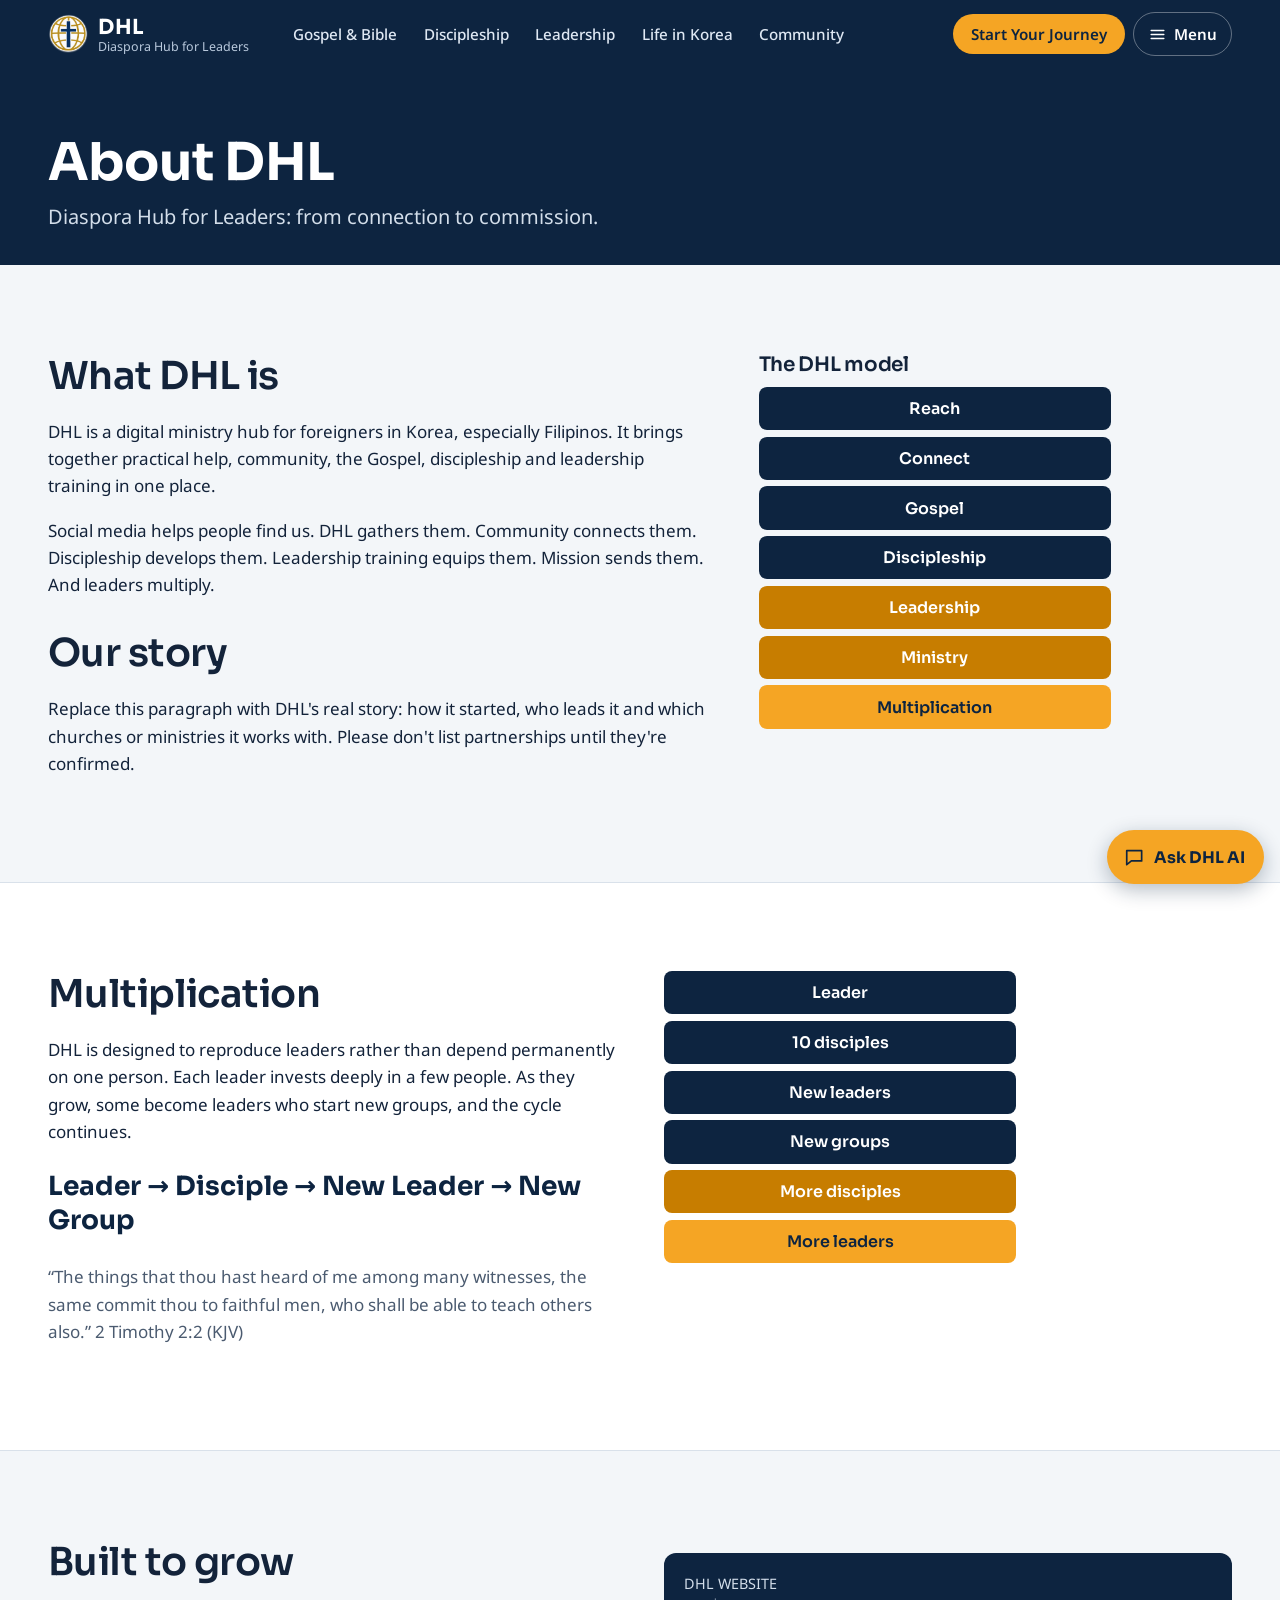
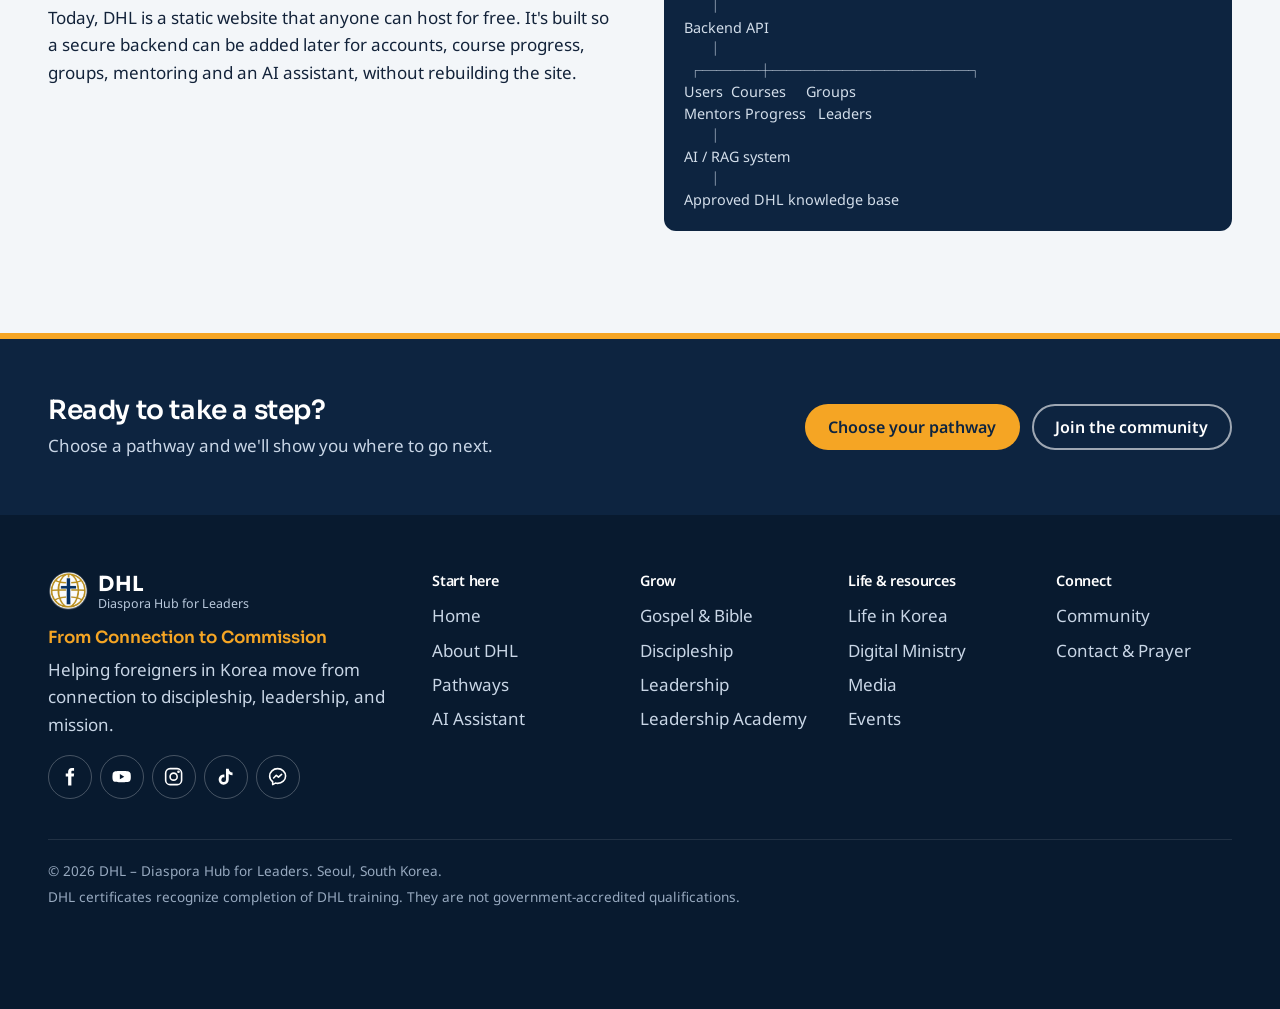
<file: about.html>
<!doctype html>
<html lang="en">
<head>
  <meta charset="utf-8">
  <meta name="viewport" content="width=device-width, initial-scale=1">
  <title>About DHL | DHL – Diaspora Hub for Leaders</title>
  <meta name="description" content="About DHL – Diaspora Hub for Leaders: a digital ministry hub helping foreigners in Korea move from connection to discipleship, leadership and mission.">
  <meta name="theme-color" content="#0d2440">
  <link rel="canonical" href="https://your-username.github.io/your-repository/about.html">
  <meta property="og:type" content="website">
  <meta property="og:site_name" content="DHL – Diaspora Hub for Leaders">
  <meta property="og:title" content="About DHL | DHL – Diaspora Hub for Leaders">
  <meta property="og:description" content="About DHL – Diaspora Hub for Leaders: a digital ministry hub helping foreigners in Korea move from connection to discipleship, leadership and mission.">
  <meta property="og:url" content="https://your-username.github.io/your-repository/about.html">
  <meta property="og:image" content="https://your-username.github.io/your-repository/assets/images/og-image.png">
  <meta property="og:locale" content="en_US">
  <meta name="twitter:card" content="summary_large_image">
  <link rel="icon" href="assets/icons/favicon.svg" type="image/svg+xml">
  <link rel="apple-touch-icon" href="assets/icons/apple-touch-icon.png">
  <link rel="preconnect" href="https://fonts.googleapis.com">
  <link rel="preconnect" href="https://fonts.gstatic.com" crossorigin>
  <link rel="stylesheet" href="https://fonts.googleapis.com/css2?family=Sora:wght@500;600;700&family=Noto+Sans:wght@400;500;600&family=Noto+Sans+KR:wght@400;500&display=swap">
  <link rel="stylesheet" href="css/style.css">
  <link rel="stylesheet" href="css/components.css">
  <link rel="stylesheet" href="css/responsive.css">
  <script src="js/content.js" defer></script>
  <script src="data/courses.js" defer></script>
  <script src="data/lessons.js" defer></script>
  <script src="data/events.js" defer></script>
  <script src="data/ministry-posts.js" defer></script>
  <script src="js/youtube.js" defer></script>
  <script src="js/main.js" defer></script>
  <script src="js/pathways.js" defer></script>
  <script src="js/academy.js" defer></script>
  <script src="js/ai-chat.js" defer></script>
</head>
<body data-page="about">
  <a class="skip-link" href="#main">Skip to content</a>
  <header id="site-header" class="site-header">
    <noscript><nav class="header-inner" aria-label="Main"><a class="brand" href="index.html">DHL</a> <a href="pathways.html">Pathways</a> <a href="gospel.html">Gospel</a> <a href="korea.html">Life in Korea</a> <a href="community.html">Community</a> <a href="contact.html">Contact</a></nav></noscript>
  </header>

  <main id="main">
    <section class="page-hero">
      <div class="wrap">
        <h1>About DHL</h1>
        <p class="lede">Diaspora Hub for Leaders: from connection to commission.</p>
      </div>
    </section>

    <section class="section">
      <div class="wrap split split--wide-left">
        <div>
          <h2>What DHL is</h2>
          <p>DHL is a digital ministry hub for foreigners in Korea, especially Filipinos. It brings together practical help, community, the Gospel, discipleship and leadership training in one place.</p>
          <p>Social media helps people find us. DHL gathers them. Community connects them. Discipleship develops them. Leadership training equips them. Mission sends them. And leaders multiply.</p>
          <h2 style="margin-top:2rem">Our story</h2>
          <p>Replace this paragraph with DHL's real story: how it started, who leads it and which churches or ministries it works with. Please don't list partnerships until they're confirmed.</p>
        </div>
        <div>
          <h3>The DHL model</h3>
          <ol class="core-model"><li>Reach</li><li>Connect</li><li>Gospel</li><li>Discipleship</li><li>Leadership</li><li>Ministry</li><li>Multiplication</li></ol>
        </div>
      </div>
    </section>
    <section class="section section--white" id="multiplication" aria-labelledby="m-title">
      <div class="wrap split">
        <div>
          <h2 id="m-title">Multiplication</h2>
          <p>DHL is designed to reproduce leaders rather than depend permanently on one person. Each leader invests deeply in a few people. As they grow, some become leaders who start new groups, and the cycle continues.</p>
          <p class="principle">Leader → Disciple → New Leader → New Group</p>
          <p class="muted">“The things that thou hast heard of me among many witnesses, the same commit thou to faithful men, who shall be able to teach others also.” 2 Timothy 2:2 (KJV)</p>
        </div>
        <ol class="core-model"><li>Leader</li><li>10 disciples</li><li>New leaders</li><li>New groups</li><li>More disciples</li><li>More leaders</li></ol>
      </div>
    </section>
    <section class="section" aria-labelledby="arch-title">
      <div class="wrap split">
        <div><h2 id="arch-title">Built to grow</h2><p>Today, DHL is a static website that anyone can host for free. It's built so a secure backend can be added later for accounts, course progress, groups, mentoring and an AI assistant, without rebuilding the site.</p></div>
        <pre class="arch" aria-label="Planned system architecture">DHL WEBSITE
      │
Backend API
      │
 ┌────┼──────────────┐
Users  Courses     Groups
Mentors Progress   Leaders
      │
AI / RAG system
      │
Approved DHL knowledge base</pre>
      </div>
    </section>
  </main>

  <footer id="site-footer" class="site-footer"></footer>
</body>
</html>
</file>
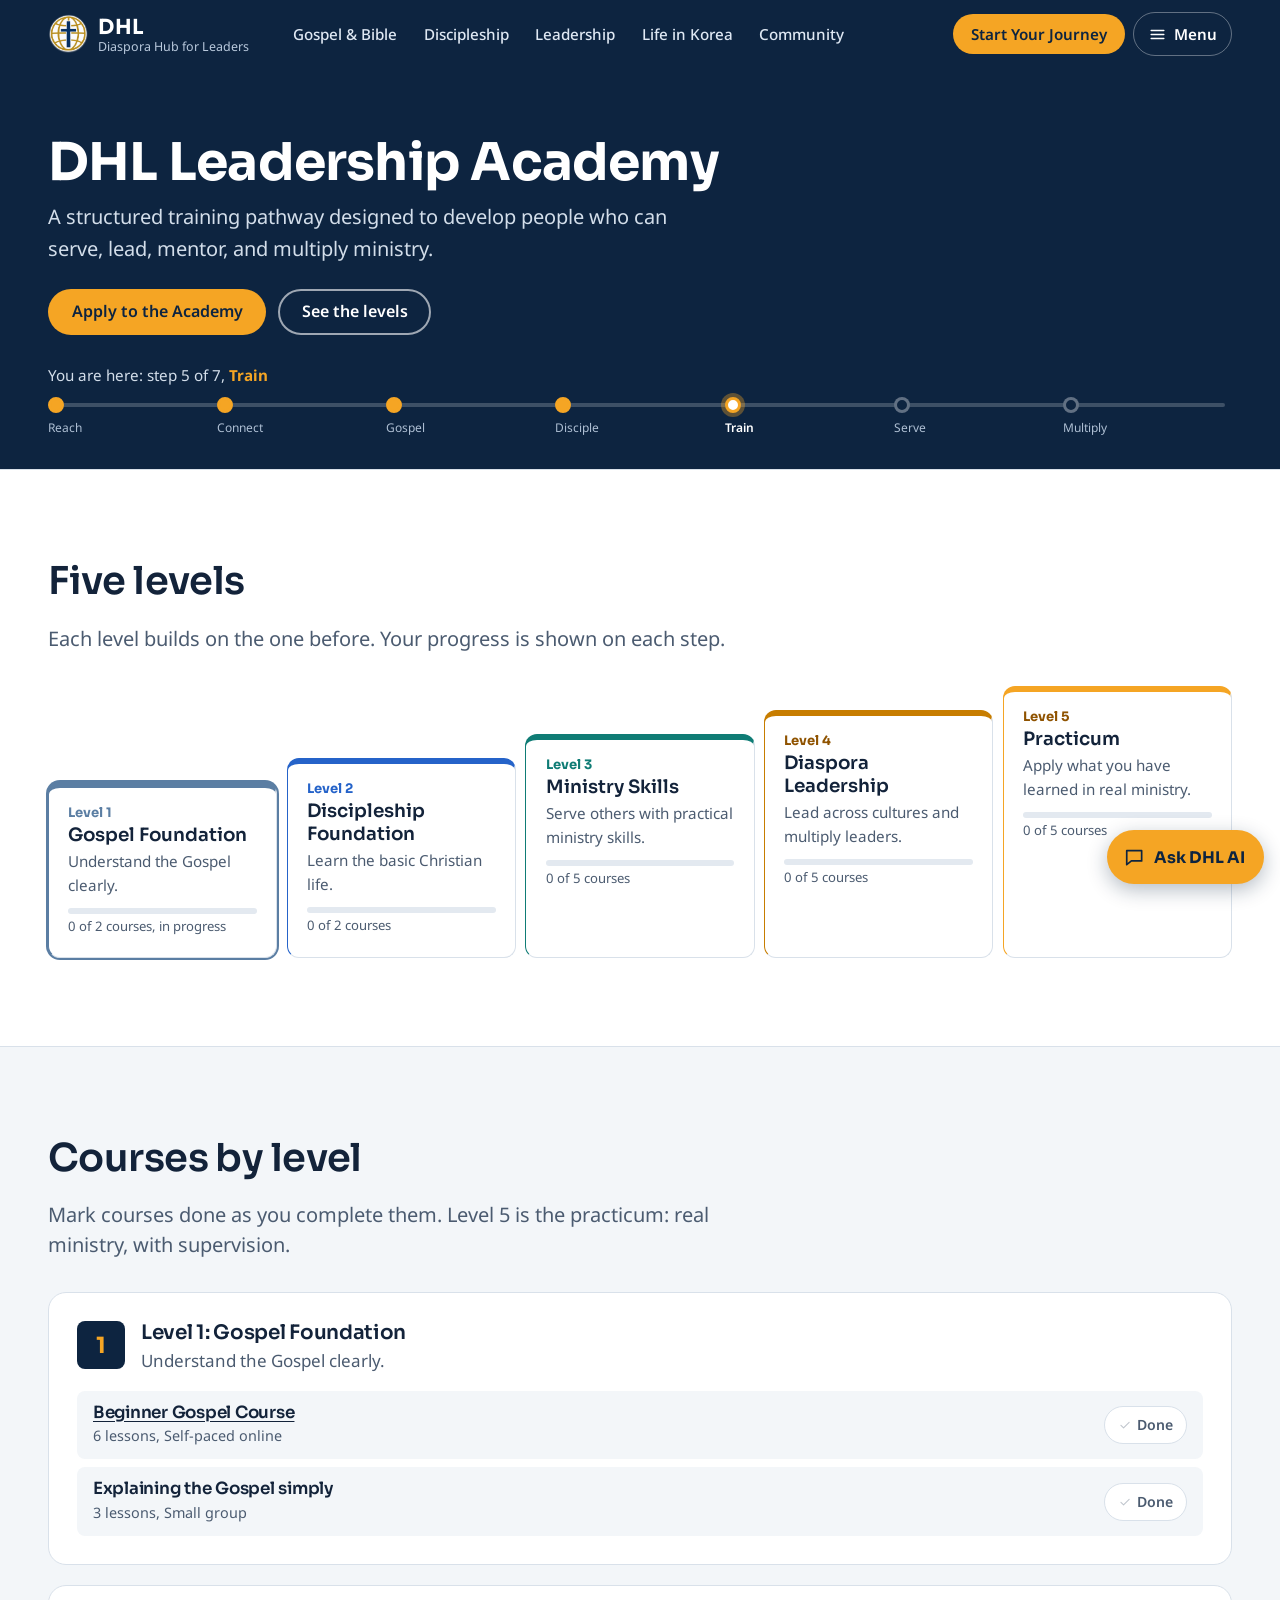
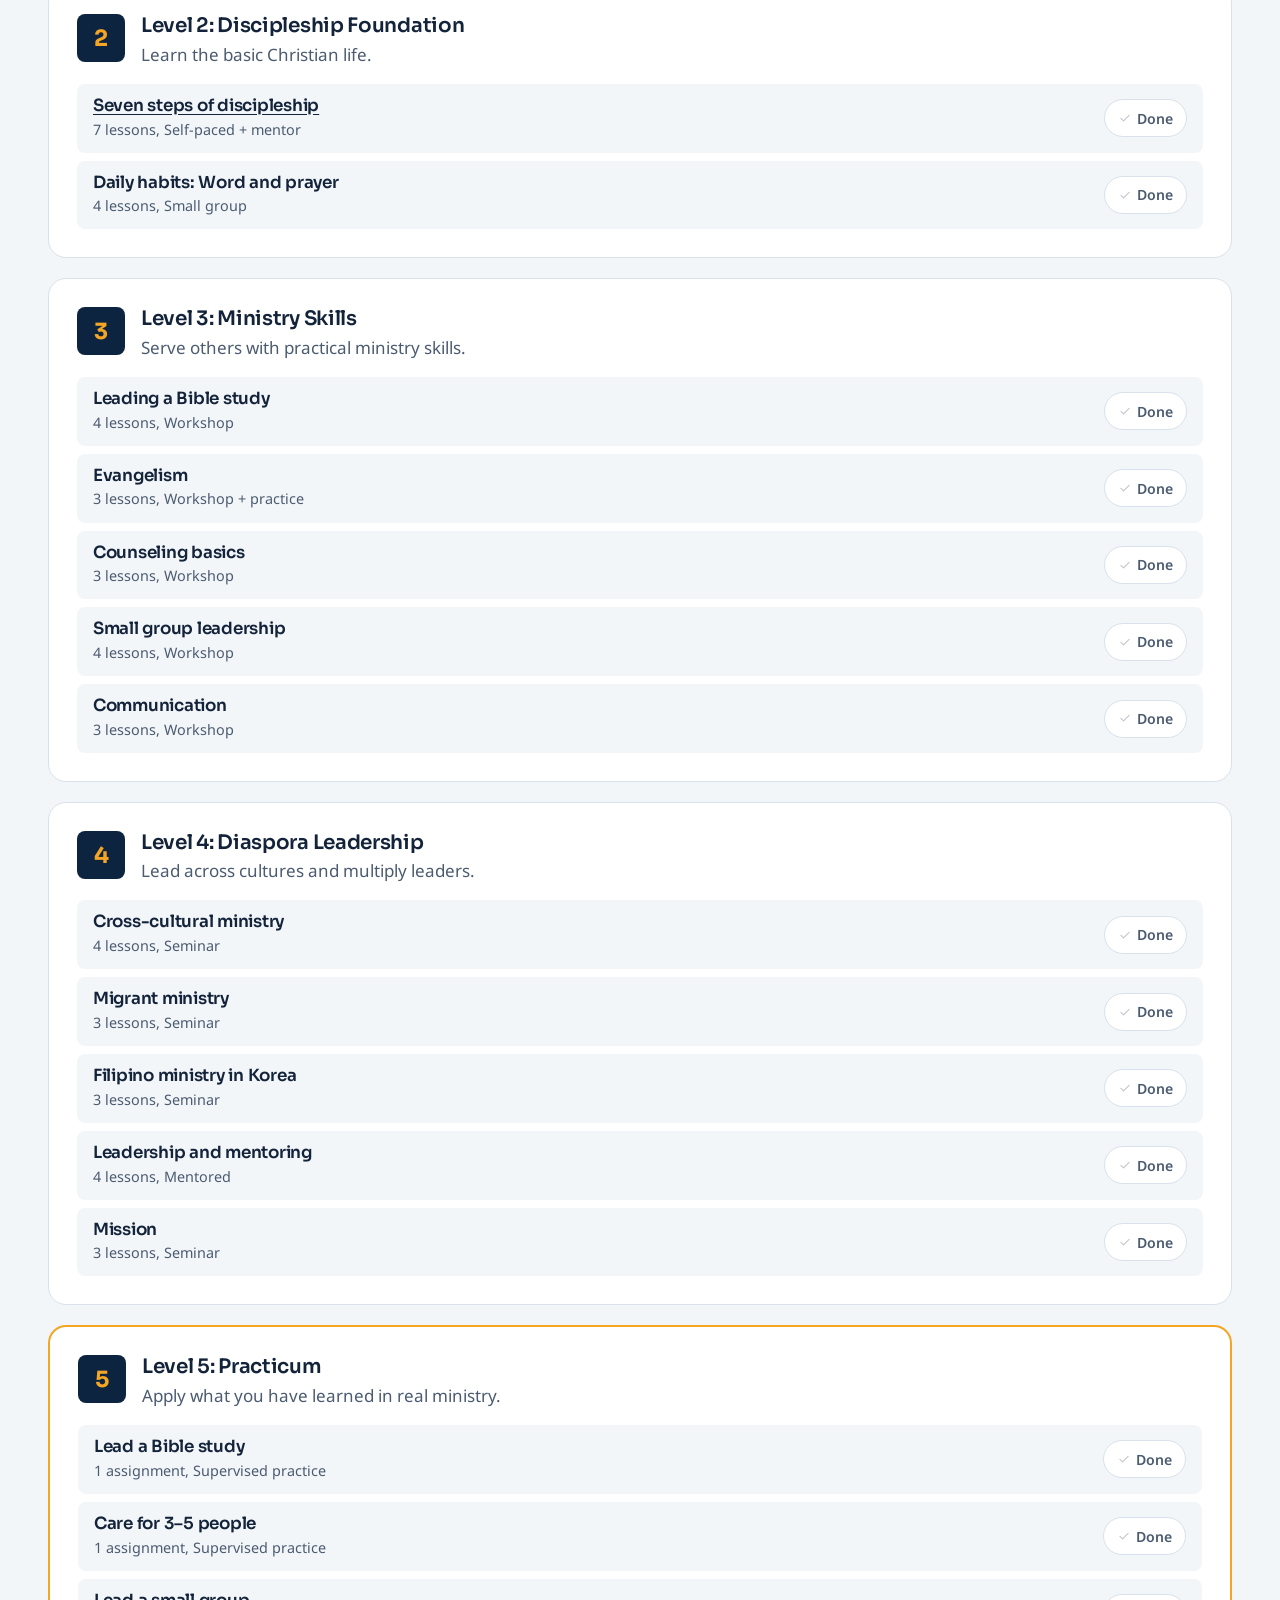
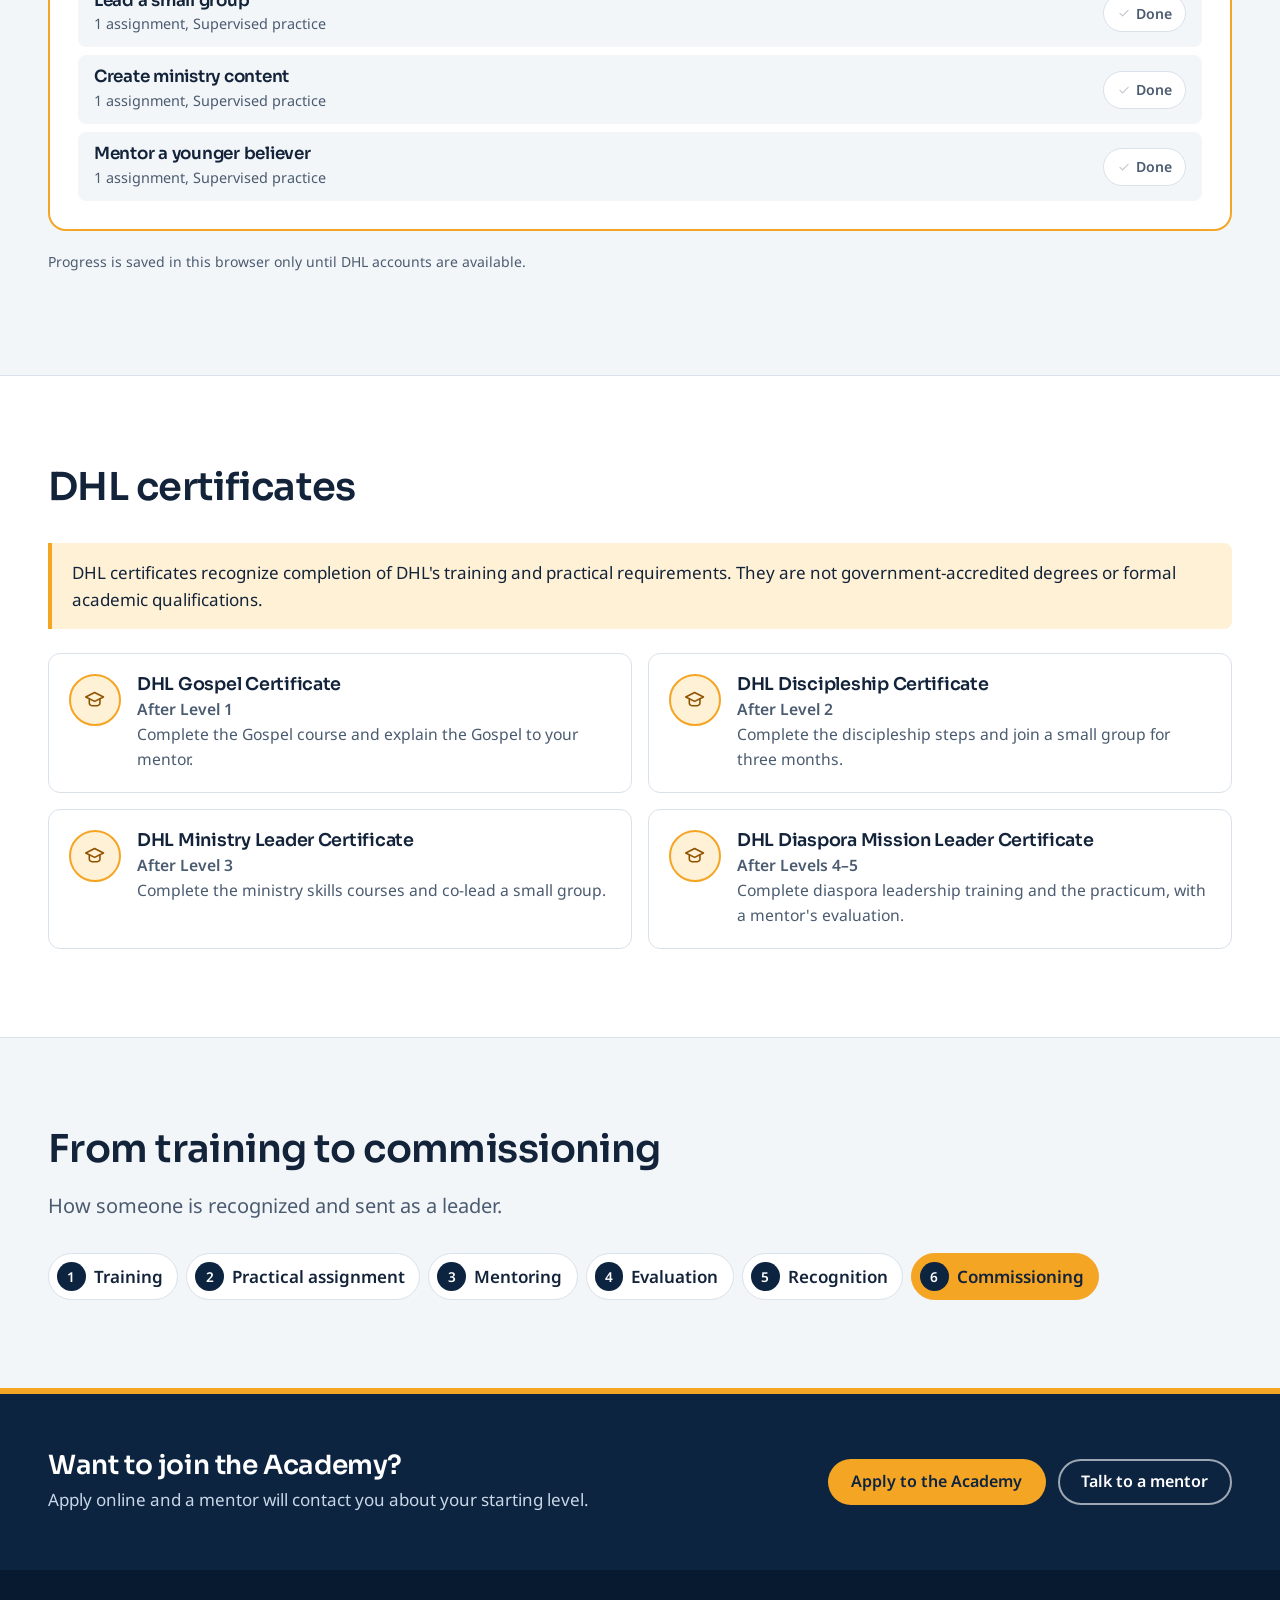
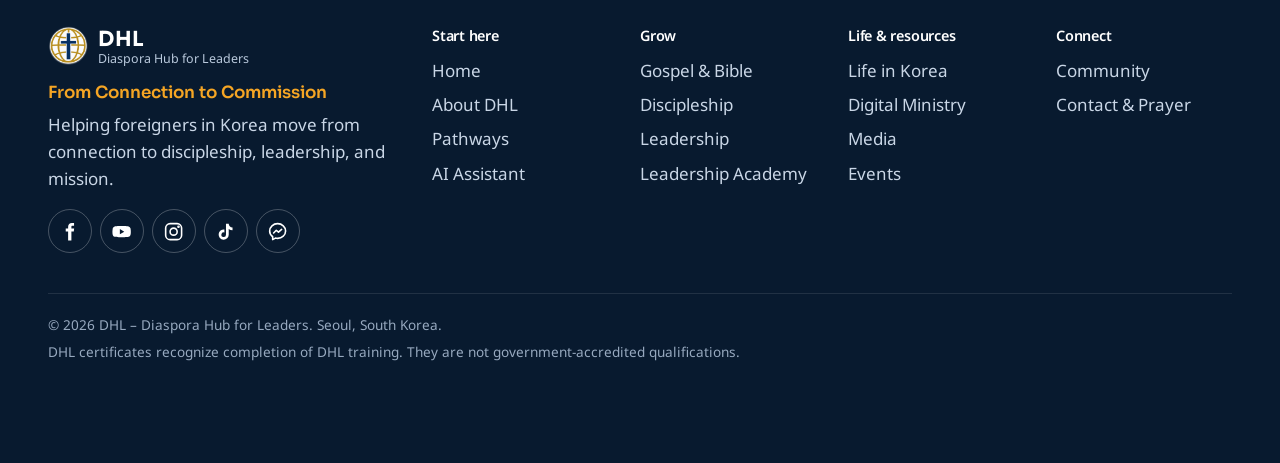
<file: academy.html>
<!doctype html>
<html lang="en">
<head>
  <meta charset="utf-8">
  <meta name="viewport" content="width=device-width, initial-scale=1">
  <title>DHL Leadership Academy | DHL – Diaspora Hub for Leaders</title>
  <meta name="description" content="The DHL Leadership Academy: five levels from Gospel Foundation to a ministry practicum, with DHL certificates for completed training.">
  <meta name="theme-color" content="#0d2440">
  <link rel="canonical" href="https://your-username.github.io/your-repository/academy.html">
  <meta property="og:type" content="website">
  <meta property="og:site_name" content="DHL – Diaspora Hub for Leaders">
  <meta property="og:title" content="DHL Leadership Academy | DHL – Diaspora Hub for Leaders">
  <meta property="og:description" content="The DHL Leadership Academy: five levels from Gospel Foundation to a ministry practicum, with DHL certificates for completed training.">
  <meta property="og:url" content="https://your-username.github.io/your-repository/academy.html">
  <meta property="og:image" content="https://your-username.github.io/your-repository/assets/images/og-image.png">
  <meta property="og:locale" content="en_US">
  <meta name="twitter:card" content="summary_large_image">
  <link rel="icon" href="assets/icons/favicon.svg" type="image/svg+xml">
  <link rel="apple-touch-icon" href="assets/icons/apple-touch-icon.png">
  <link rel="preconnect" href="https://fonts.googleapis.com">
  <link rel="preconnect" href="https://fonts.gstatic.com" crossorigin>
  <link rel="stylesheet" href="https://fonts.googleapis.com/css2?family=Sora:wght@500;600;700&family=Noto+Sans:wght@400;500;600&family=Noto+Sans+KR:wght@400;500&display=swap">
  <link rel="stylesheet" href="css/style.css">
  <link rel="stylesheet" href="css/components.css">
  <link rel="stylesheet" href="css/responsive.css">
  <script src="js/content.js" defer></script>
  <script src="data/courses.js" defer></script>
  <script src="data/lessons.js" defer></script>
  <script src="data/events.js" defer></script>
  <script src="data/ministry-posts.js" defer></script>
  <script src="js/youtube.js" defer></script>
  <script src="js/main.js" defer></script>
  <script src="js/pathways.js" defer></script>
  <script src="js/academy.js" defer></script>
  <script src="js/ai-chat.js" defer></script>
</head>
<body data-page="academy" data-station="train">
  <a class="skip-link" href="#main">Skip to content</a>
  <header id="site-header" class="site-header">
    <noscript><nav class="header-inner" aria-label="Main"><a class="brand" href="index.html">DHL</a> <a href="pathways.html">Pathways</a> <a href="gospel.html">Gospel</a> <a href="korea.html">Life in Korea</a> <a href="community.html">Community</a> <a href="contact.html">Contact</a></nav></noscript>
  </header>

  <main id="main">
    <section class="page-hero">
      <div class="wrap">
        <h1>DHL Leadership Academy</h1>
        <p class="lede">A structured training pathway designed to develop people who can serve, lead, mentor, and multiply ministry.</p>
        <div class="btn-row"><a class="btn btn-mango" data-form="leadership" href="#">Apply to the Academy</a><a class="btn btn-ghost" href="#levels">See the levels</a></div>
        <div class="here" data-you-are-here></div>
      </div>
    </section>

    <section class="section section--white" aria-labelledby="lvl-title">
      <div class="wrap">
        <div class="section-head"><h2 id="lvl-title">Five levels</h2><p>Each level builds on the one before. Your progress is shown on each step.</p></div>
        <ol class="ladder" data-academy-ladder></ol>
      </div>
    </section>
    <section class="section" id="levels" aria-labelledby="courses-title">
      <div class="wrap">
        <div class="section-head"><h2 id="courses-title">Courses by level</h2><p>Mark courses done as you complete them. Level 5 is the practicum: real ministry, with supervision.</p></div>
        <div id="academy-levels"></div>
        <p class="fine-print">Progress is saved in this browser only until DHL accounts are available.</p>
      </div>
    </section>
    <section class="section section--white" id="certificates" aria-labelledby="cert-title">
      <div class="wrap">
        <div class="section-head"><h2 id="cert-title">DHL certificates</h2></div>
        <p class="notice">DHL certificates recognize completion of DHL's training and practical requirements. They are not government-accredited degrees or formal academic qualifications.</p>
        <ul class="cert-list" id="certificates-list" style="margin-top:1.5rem"></ul>
      </div>
    </section>
    <section class="section" id="recognition" aria-labelledby="rec-title">
      <div class="wrap">
        <div class="section-head"><h2 id="rec-title">From training to commissioning</h2><p>How someone is recognized and sent as a leader.</p></div>
        <ol class="rec-steps" id="recognition-steps"></ol>
      </div>
    </section>
  </main>

  <footer id="site-footer" class="site-footer"></footer>
</body>
</html>
</file>
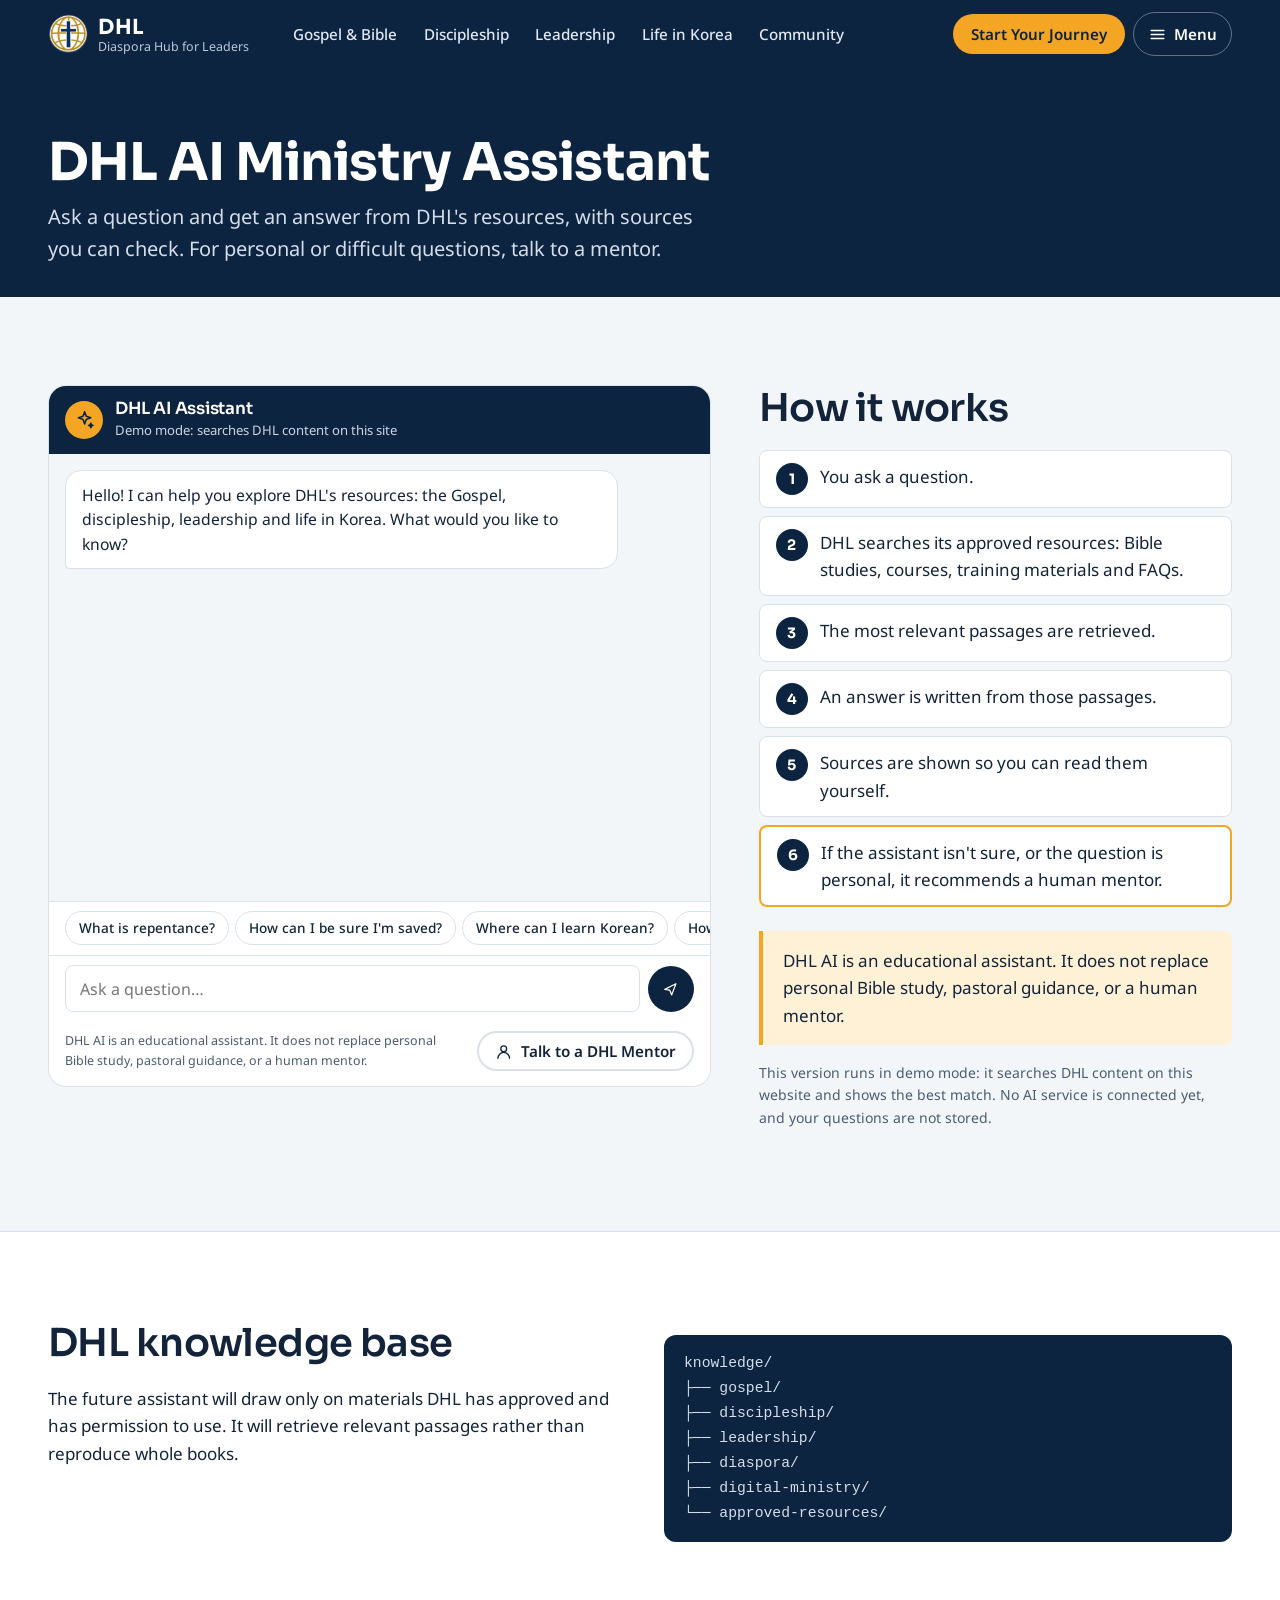
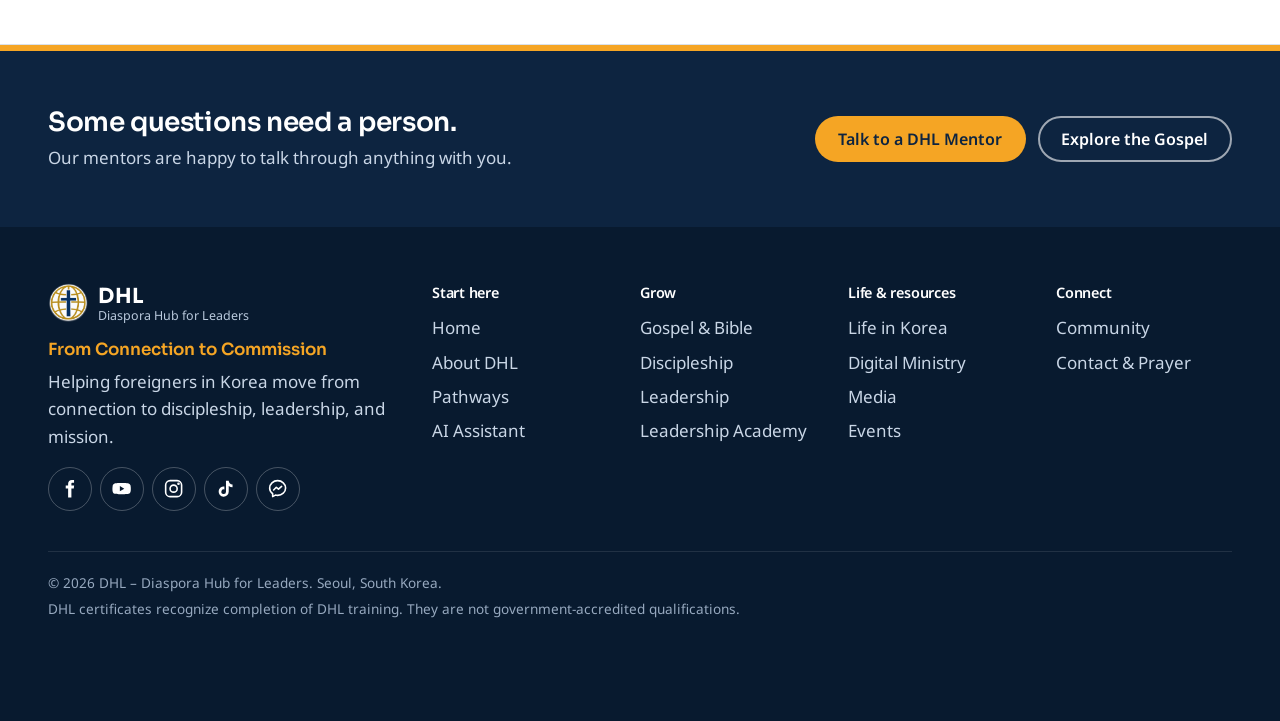
<file: ai-assistant.html>
<!doctype html>
<html lang="en">
<head>
  <meta charset="utf-8">
  <meta name="viewport" content="width=device-width, initial-scale=1">
  <title>DHL AI Ministry Assistant | DHL – Diaspora Hub for Leaders</title>
  <meta name="description" content="Ask the DHL AI Ministry Assistant about the Gospel, discipleship, leadership and life in Korea. Answers come from DHL-approved resources, with sources.">
  <meta name="theme-color" content="#0d2440">
  <link rel="canonical" href="https://your-username.github.io/your-repository/ai-assistant.html">
  <meta property="og:type" content="website">
  <meta property="og:site_name" content="DHL – Diaspora Hub for Leaders">
  <meta property="og:title" content="DHL AI Ministry Assistant | DHL – Diaspora Hub for Leaders">
  <meta property="og:description" content="Ask the DHL AI Ministry Assistant about the Gospel, discipleship, leadership and life in Korea. Answers come from DHL-approved resources, with sources.">
  <meta property="og:url" content="https://your-username.github.io/your-repository/ai-assistant.html">
  <meta property="og:image" content="https://your-username.github.io/your-repository/assets/images/og-image.png">
  <meta property="og:locale" content="en_US">
  <meta name="twitter:card" content="summary_large_image">
  <link rel="icon" href="assets/icons/favicon.svg" type="image/svg+xml">
  <link rel="apple-touch-icon" href="assets/icons/apple-touch-icon.png">
  <link rel="preconnect" href="https://fonts.googleapis.com">
  <link rel="preconnect" href="https://fonts.gstatic.com" crossorigin>
  <link rel="stylesheet" href="https://fonts.googleapis.com/css2?family=Sora:wght@500;600;700&family=Noto+Sans:wght@400;500;600&family=Noto+Sans+KR:wght@400;500&display=swap">
  <link rel="stylesheet" href="css/style.css">
  <link rel="stylesheet" href="css/components.css">
  <link rel="stylesheet" href="css/responsive.css">
  <script src="js/content.js" defer></script>
  <script src="data/courses.js" defer></script>
  <script src="data/lessons.js" defer></script>
  <script src="data/events.js" defer></script>
  <script src="data/ministry-posts.js" defer></script>
  <script src="js/youtube.js" defer></script>
  <script src="js/main.js" defer></script>
  <script src="js/pathways.js" defer></script>
  <script src="js/academy.js" defer></script>
  <script src="js/ai-chat.js" defer></script>
</head>
<body data-page="ai">
  <a class="skip-link" href="#main">Skip to content</a>
  <header id="site-header" class="site-header">
    <noscript><nav class="header-inner" aria-label="Main"><a class="brand" href="index.html">DHL</a> <a href="pathways.html">Pathways</a> <a href="gospel.html">Gospel</a> <a href="korea.html">Life in Korea</a> <a href="community.html">Community</a> <a href="contact.html">Contact</a></nav></noscript>
  </header>

  <main id="main">
    <section class="page-hero">
      <div class="wrap">
        <h1>DHL AI Ministry Assistant</h1>
        <p class="lede">Ask a question and get an answer from DHL's resources, with sources you can check. For personal or difficult questions, talk to a mentor.</p>
      </div>
    </section>

    <section class="section">
      <div class="wrap split split--wide-left">
        <div class="chat-shell" id="ai-chat-inline"></div>
        <div>
          <h2>How it works</h2>
          <ol class="rag-flow">
            <li>You ask a question.</li>
            <li>DHL searches its approved resources: Bible studies, courses, training materials and FAQs.</li>
            <li>The most relevant passages are retrieved.</li>
            <li>An answer is written from those passages.</li>
            <li>Sources are shown so you can read them yourself.</li>
            <li class="mentor">If the assistant isn't sure, or the question is personal, it recommends a human mentor.</li>
          </ol>
          <p class="notice" style="margin-top:1.5rem">DHL AI is an educational assistant. It does not replace personal Bible study, pastoral guidance, or a human mentor.</p>
          <p class="fine-print">This version runs in demo mode: it searches DHL content on this website and shows the best match. No AI service is connected yet, and your questions are not stored.</p>
        </div>
      </div>
    </section>
    <section class="section section--white" aria-labelledby="kb-title">
      <div class="wrap split">
        <div><h2 id="kb-title">DHL knowledge base</h2><p>The future assistant will draw only on materials DHL has approved and has permission to use. It will retrieve relevant passages rather than reproduce whole books.</p></div>
        <pre class="kb-tree" aria-label="Knowledge base folders">knowledge/
├── gospel/
├── discipleship/
├── leadership/
├── diaspora/
├── digital-ministry/
└── approved-resources/</pre>
      </div>
    </section>
  </main>

  <footer id="site-footer" class="site-footer"></footer>
</body>
</html>
</file>
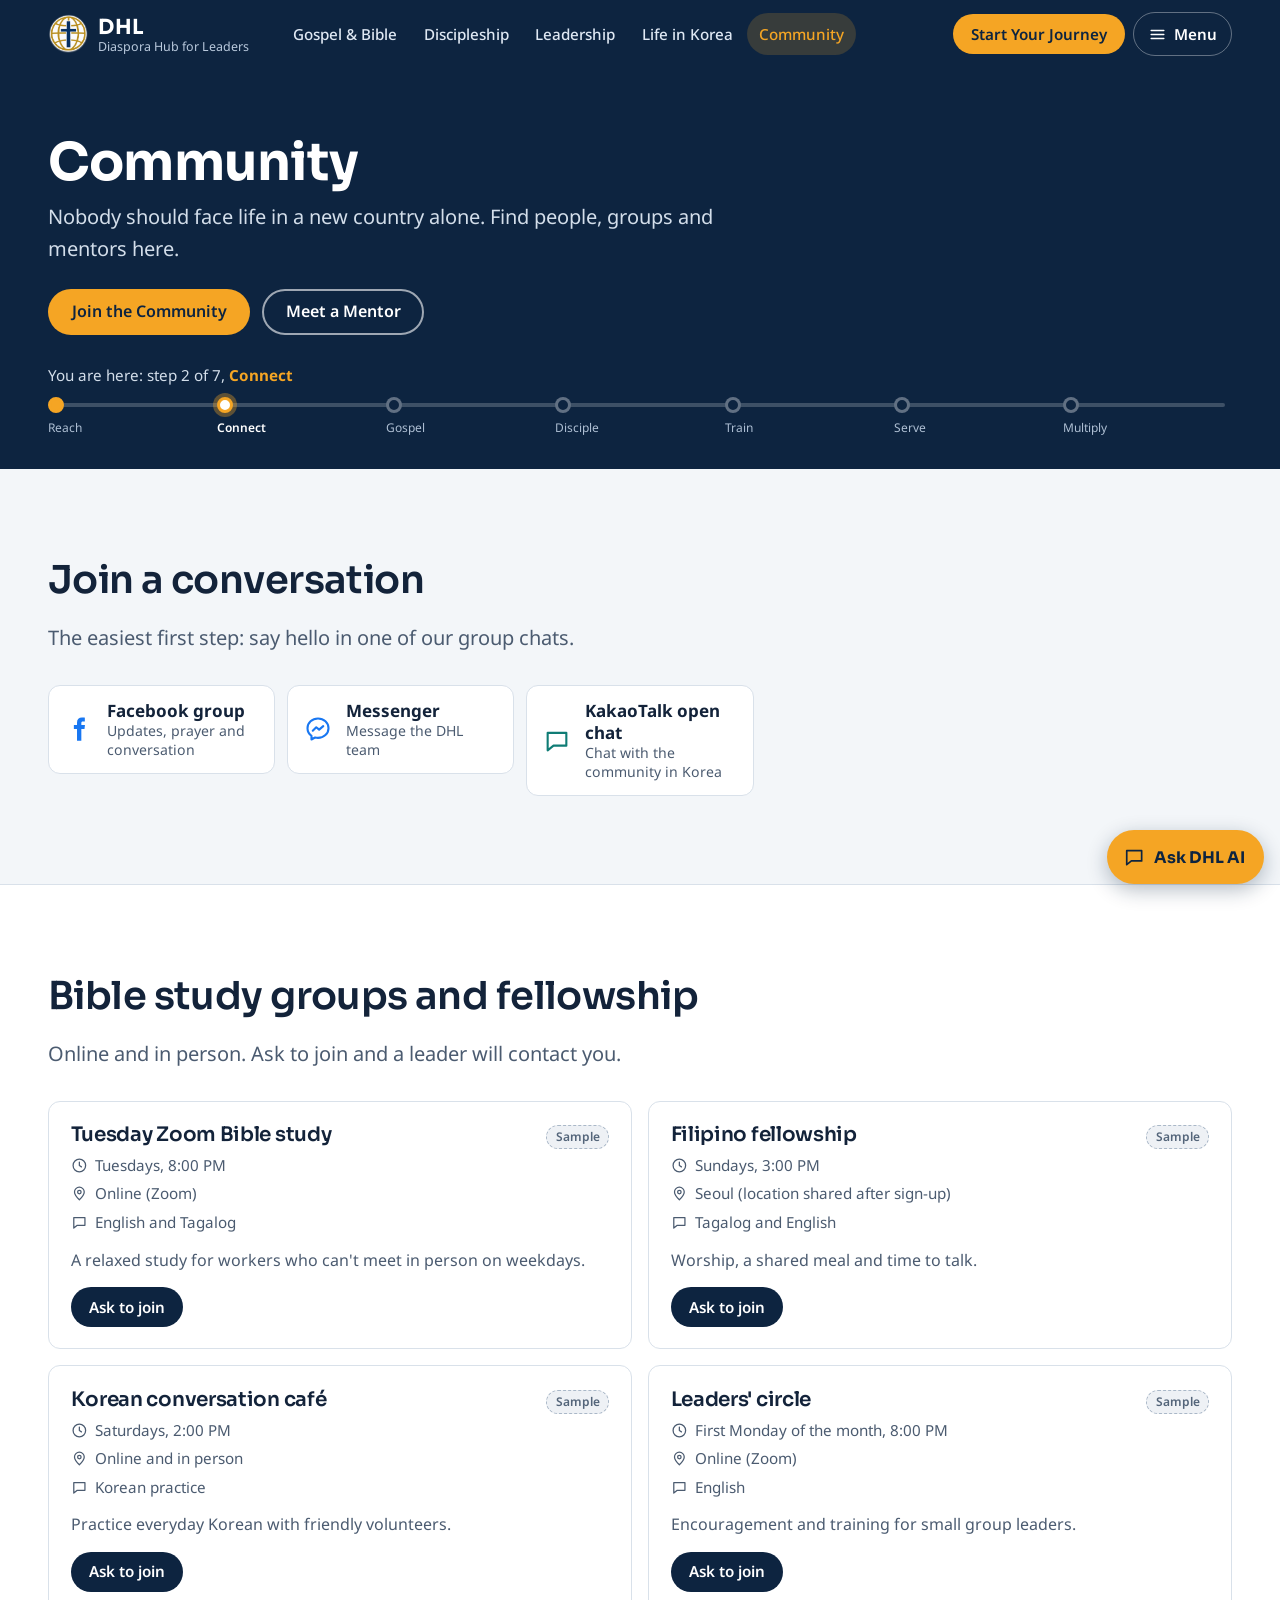
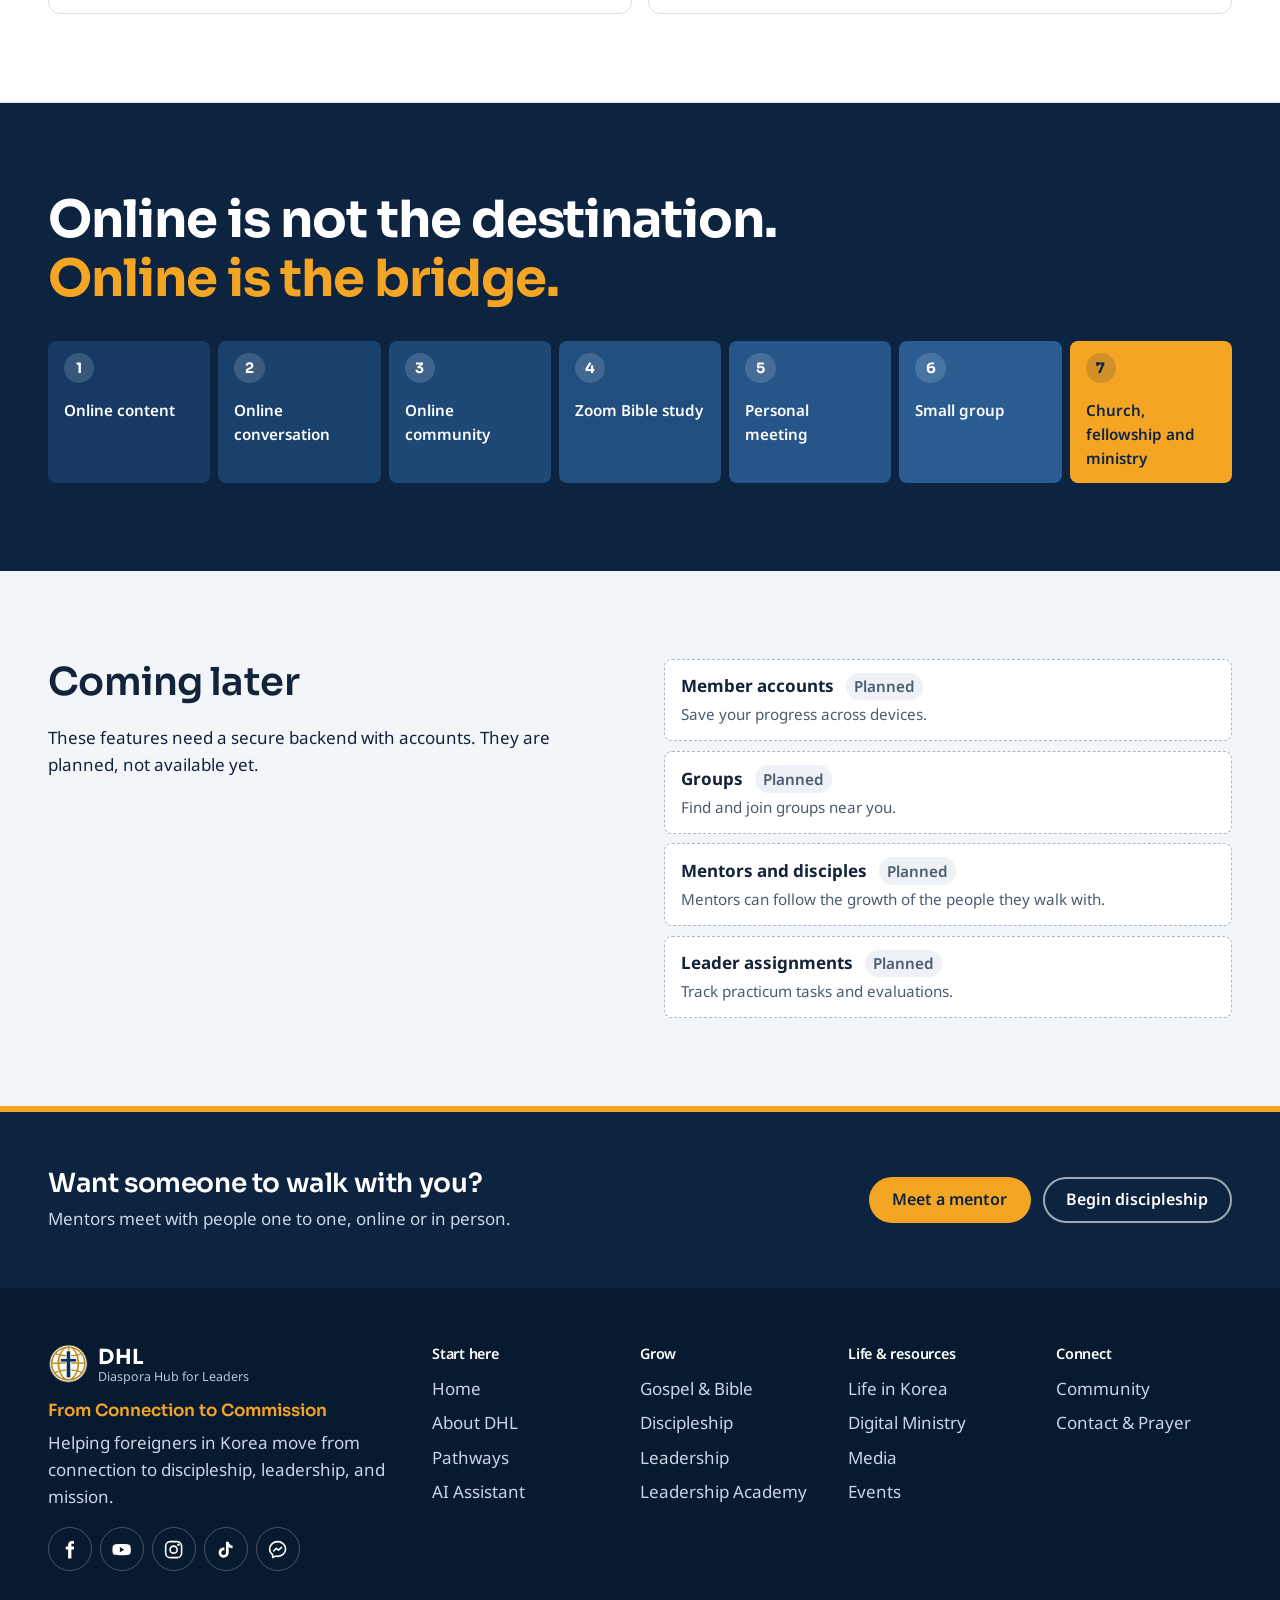
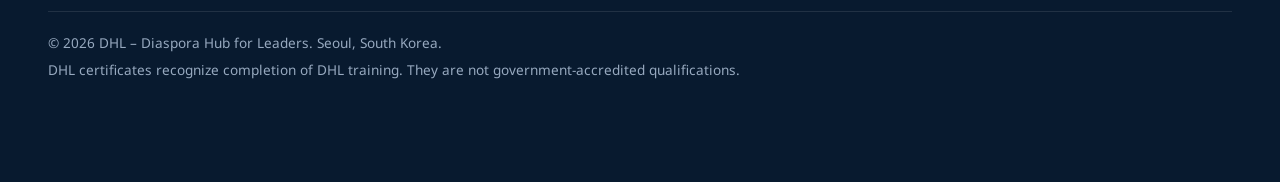
<file: community.html>
<!doctype html>
<html lang="en">
<head>
  <meta charset="utf-8">
  <meta name="viewport" content="width=device-width, initial-scale=1">
  <title>Community | DHL – Diaspora Hub for Leaders</title>
  <meta name="description" content="Join the DHL community: group chats, Bible study groups, Filipino fellowship, Korean conversation and mentor connection for foreigners in Korea.">
  <meta name="theme-color" content="#0d2440">
  <link rel="canonical" href="https://your-username.github.io/your-repository/community.html">
  <meta property="og:type" content="website">
  <meta property="og:site_name" content="DHL – Diaspora Hub for Leaders">
  <meta property="og:title" content="Community | DHL – Diaspora Hub for Leaders">
  <meta property="og:description" content="Join the DHL community: group chats, Bible study groups, Filipino fellowship, Korean conversation and mentor connection for foreigners in Korea.">
  <meta property="og:url" content="https://your-username.github.io/your-repository/community.html">
  <meta property="og:image" content="https://your-username.github.io/your-repository/assets/images/og-image.png">
  <meta property="og:locale" content="en_US">
  <meta name="twitter:card" content="summary_large_image">
  <link rel="icon" href="assets/icons/favicon.svg" type="image/svg+xml">
  <link rel="apple-touch-icon" href="assets/icons/apple-touch-icon.png">
  <link rel="preconnect" href="https://fonts.googleapis.com">
  <link rel="preconnect" href="https://fonts.gstatic.com" crossorigin>
  <link rel="stylesheet" href="https://fonts.googleapis.com/css2?family=Sora:wght@500;600;700&family=Noto+Sans:wght@400;500;600&family=Noto+Sans+KR:wght@400;500&display=swap">
  <link rel="stylesheet" href="css/style.css">
  <link rel="stylesheet" href="css/components.css">
  <link rel="stylesheet" href="css/responsive.css">
  <script src="js/content.js" defer></script>
  <script src="data/courses.js" defer></script>
  <script src="data/lessons.js" defer></script>
  <script src="data/events.js" defer></script>
  <script src="data/ministry-posts.js" defer></script>
  <script src="js/youtube.js" defer></script>
  <script src="js/main.js" defer></script>
  <script src="js/pathways.js" defer></script>
  <script src="js/academy.js" defer></script>
  <script src="js/ai-chat.js" defer></script>
</head>
<body data-page="community" data-station="connect">
  <a class="skip-link" href="#main">Skip to content</a>
  <header id="site-header" class="site-header">
    <noscript><nav class="header-inner" aria-label="Main"><a class="brand" href="index.html">DHL</a> <a href="pathways.html">Pathways</a> <a href="gospel.html">Gospel</a> <a href="korea.html">Life in Korea</a> <a href="community.html">Community</a> <a href="contact.html">Contact</a></nav></noscript>
  </header>

  <main id="main">
    <section class="page-hero">
      <div class="wrap">
        <h1>Community</h1>
        <p class="lede">Nobody should face life in a new country alone. Find people, groups and mentors here.</p>
        <div class="btn-row"><a class="btn btn-mango" data-form="community" href="#">Join the Community</a><a class="btn btn-ghost" data-form="mentor" href="#">Meet a Mentor</a></div>
        <div class="here" data-you-are-here></div>
      </div>
    </section>

    <section class="section" aria-labelledby="chan-title">
      <div class="wrap">
        <div class="section-head"><h2 id="chan-title">Join a conversation</h2><p>The easiest first step: say hello in one of our group chats.</p></div>
        <ul class="social-hub" id="channels"></ul>
      </div>
    </section>
    <section class="section section--white" aria-labelledby="groups-title">
      <div class="wrap">
        <div class="section-head"><h2 id="groups-title">Bible study groups and fellowship</h2><p>Online and in person. Ask to join and a leader will contact you.</p></div>
        <ul class="card-grid card-grid--2" id="groups"></ul>
      </div>
    </section>
    <section class="section section--navy" aria-labelledby="bridge-title">
      <div class="wrap">
        <h2 id="bridge-title" class="bridge-quote">Online is not the destination.<span>Online is the bridge.</span></h2>
        <ol class="bridge">
          <li style="--i:0">Online content</li><li style="--i:1">Online conversation</li><li style="--i:2">Online community</li>
          <li style="--i:3">Zoom Bible study</li><li style="--i:4">Personal meeting</li><li style="--i:5">Small group</li><li style="--i:7">Church, fellowship and ministry</li>
        </ol>
      </div>
    </section>
    <section class="section" aria-labelledby="future-title">
      <div class="wrap split">
        <div><h2 id="future-title">Coming later</h2><p>These features need a secure backend with accounts. They are planned, not available yet.</p></div>
        <ul class="future-list">
          <li><strong>Member accounts <span class="future-tag">Planned</span></strong><span>Save your progress across devices.</span></li>
          <li><strong>Groups <span class="future-tag">Planned</span></strong><span>Find and join groups near you.</span></li>
          <li><strong>Mentors and disciples <span class="future-tag">Planned</span></strong><span>Mentors can follow the growth of the people they walk with.</span></li>
          <li><strong>Leader assignments <span class="future-tag">Planned</span></strong><span>Track practicum tasks and evaluations.</span></li>
        </ul>
      </div>
    </section>
  </main>

  <footer id="site-footer" class="site-footer"></footer>
</body>
</html>
</file>
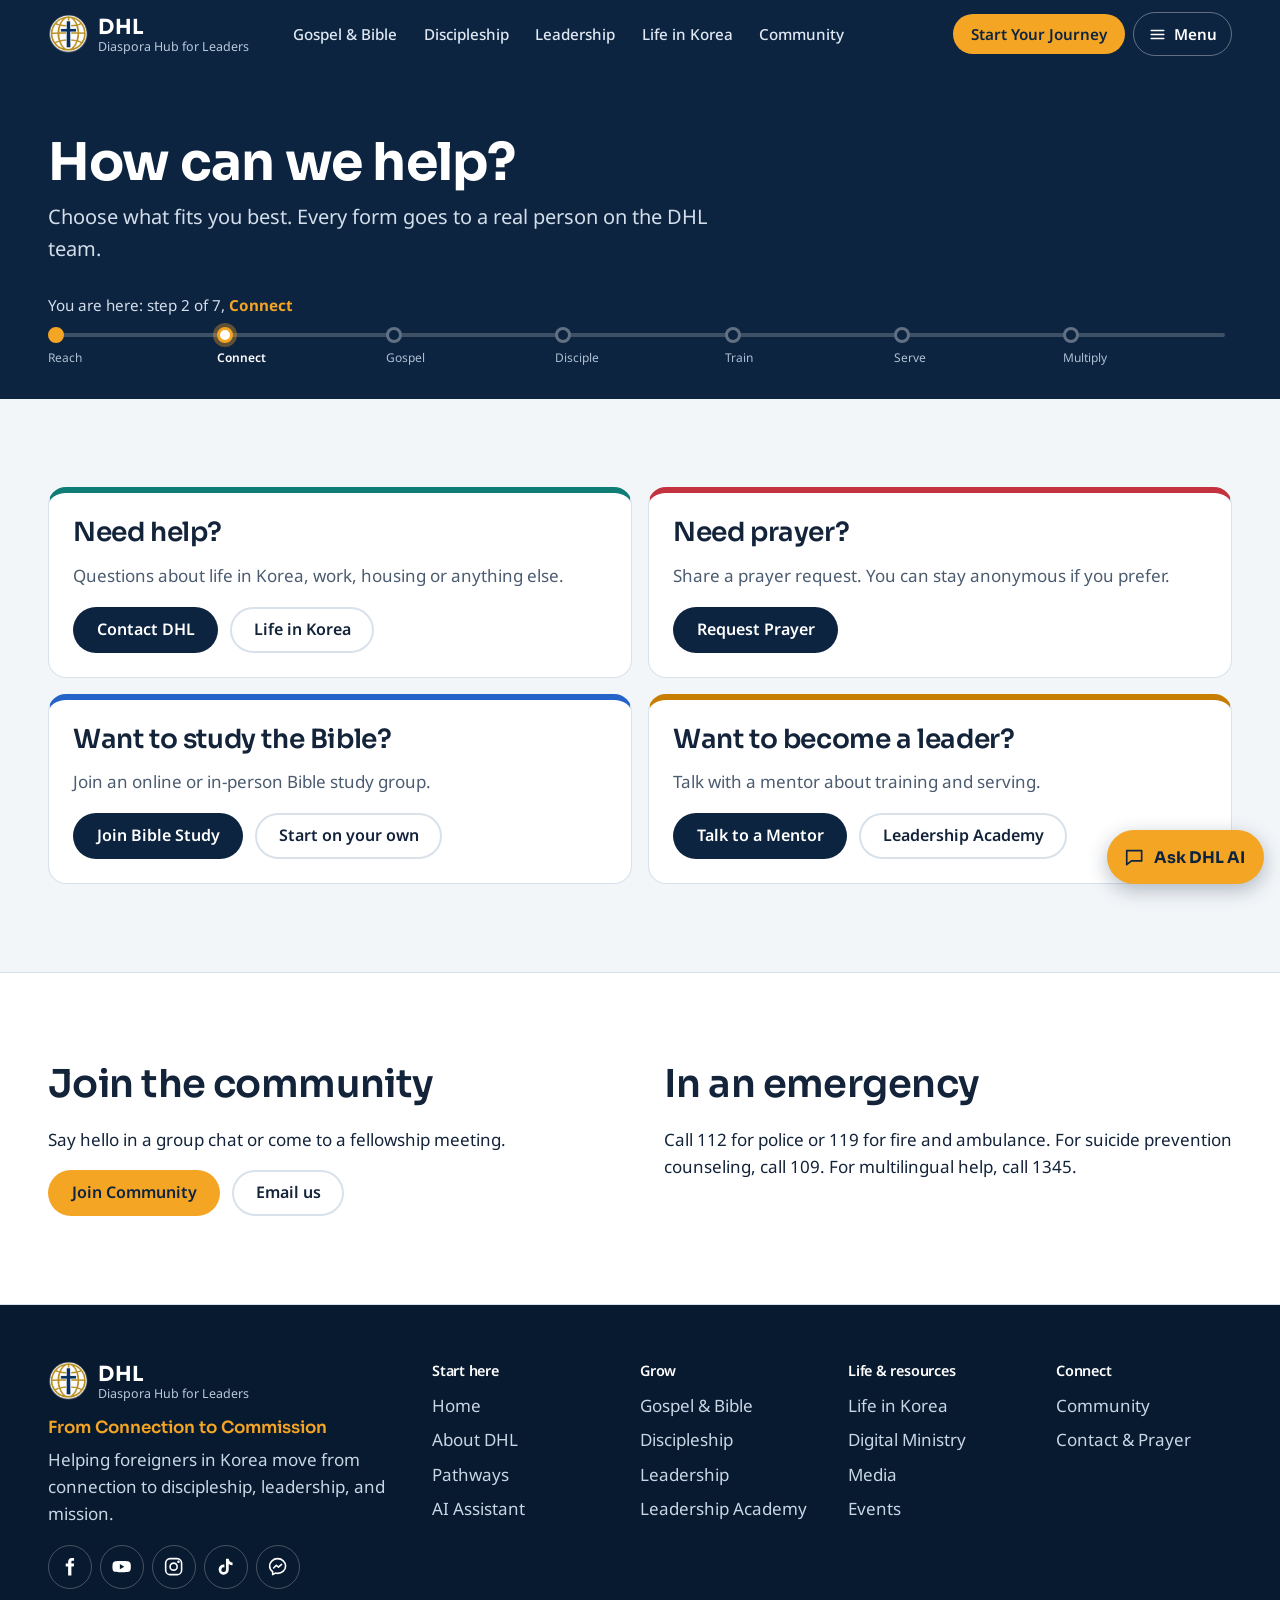
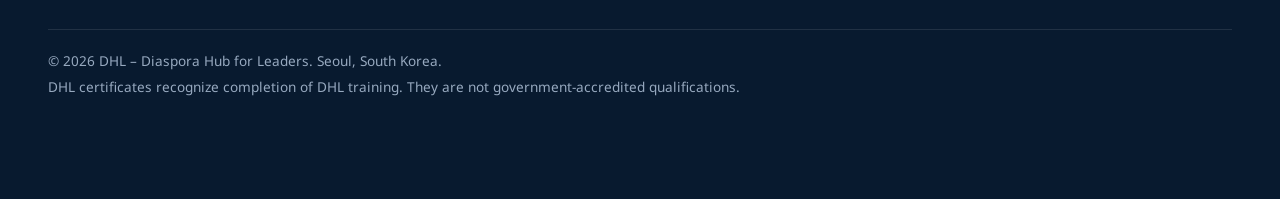
<file: contact.html>
<!doctype html>
<html lang="en">
<head>
  <meta charset="utf-8">
  <meta name="viewport" content="width=device-width, initial-scale=1">
  <title>Contact and Prayer | DHL – Diaspora Hub for Leaders</title>
  <meta name="description" content="Contact DHL: request prayer, get help with life in Korea, join a Bible study, talk to a mentor or start leadership training.">
  <meta name="theme-color" content="#0d2440">
  <link rel="canonical" href="https://your-username.github.io/your-repository/contact.html">
  <meta property="og:type" content="website">
  <meta property="og:site_name" content="DHL – Diaspora Hub for Leaders">
  <meta property="og:title" content="Contact and Prayer | DHL – Diaspora Hub for Leaders">
  <meta property="og:description" content="Contact DHL: request prayer, get help with life in Korea, join a Bible study, talk to a mentor or start leadership training.">
  <meta property="og:url" content="https://your-username.github.io/your-repository/contact.html">
  <meta property="og:image" content="https://your-username.github.io/your-repository/assets/images/og-image.png">
  <meta property="og:locale" content="en_US">
  <meta name="twitter:card" content="summary_large_image">
  <link rel="icon" href="assets/icons/favicon.svg" type="image/svg+xml">
  <link rel="apple-touch-icon" href="assets/icons/apple-touch-icon.png">
  <link rel="preconnect" href="https://fonts.googleapis.com">
  <link rel="preconnect" href="https://fonts.gstatic.com" crossorigin>
  <link rel="stylesheet" href="https://fonts.googleapis.com/css2?family=Sora:wght@500;600;700&family=Noto+Sans:wght@400;500;600&family=Noto+Sans+KR:wght@400;500&display=swap">
  <link rel="stylesheet" href="css/style.css">
  <link rel="stylesheet" href="css/components.css">
  <link rel="stylesheet" href="css/responsive.css">
  <script src="js/content.js" defer></script>
  <script src="data/courses.js" defer></script>
  <script src="data/lessons.js" defer></script>
  <script src="data/events.js" defer></script>
  <script src="data/ministry-posts.js" defer></script>
  <script src="js/youtube.js" defer></script>
  <script src="js/main.js" defer></script>
  <script src="js/pathways.js" defer></script>
  <script src="js/academy.js" defer></script>
  <script src="js/ai-chat.js" defer></script>
</head>
<body data-page="contact" data-station="connect">
  <a class="skip-link" href="#main">Skip to content</a>
  <header id="site-header" class="site-header">
    <noscript><nav class="header-inner" aria-label="Main"><a class="brand" href="index.html">DHL</a> <a href="pathways.html">Pathways</a> <a href="gospel.html">Gospel</a> <a href="korea.html">Life in Korea</a> <a href="community.html">Community</a> <a href="contact.html">Contact</a></nav></noscript>
  </header>

  <main id="main">
    <section class="page-hero">
      <div class="wrap">
        <h1>How can we help?</h1>
        <p class="lede">Choose what fits you best. Every form goes to a real person on the DHL team.</p>
        <div class="here" data-you-are-here></div>
      </div>
    </section>

    <section class="section">
      <div class="wrap">
        <ul class="ask-grid">
          <li class="ask-card area-teal"><h2>Need help?</h2><p>Questions about life in Korea, work, housing or anything else.</p><div class="btn-row"><a class="btn btn-primary" data-form="contact" href="#">Contact DHL</a><a class="btn btn-quiet" href="korea.html">Life in Korea</a></div></li>
          <li class="ask-card area-red"><h2>Need prayer?</h2><p>Share a prayer request. You can stay anonymous if you prefer.</p><div class="btn-row"><a class="btn btn-primary" data-form="prayer" href="#">Request Prayer</a></div></li>
          <li class="ask-card area-blue"><h2>Want to study the Bible?</h2><p>Join an online or in-person Bible study group.</p><div class="btn-row"><a class="btn btn-primary" data-form="bibleStudy" href="#">Join Bible Study</a><a class="btn btn-quiet" href="gospel.html">Start on your own</a></div></li>
          <li class="ask-card area-mango"><h2>Want to become a leader?</h2><p>Talk with a mentor about training and serving.</p><div class="btn-row"><a class="btn btn-primary" data-form="mentor" href="#">Talk to a Mentor</a><a class="btn btn-quiet" href="academy.html">Leadership Academy</a></div></li>
        </ul>
      </div>
    </section>
    <section class="section section--white">
      <div class="wrap split">
        <div>
          <h2>Join the community</h2>
          <p>Say hello in a group chat or come to a fellowship meeting.</p>
          <div class="btn-row"><a class="btn btn-mango" data-form="community" href="#">Join Community</a><a class="btn btn-quiet" data-href="email" href="#">Email us</a></div>
        </div>
        <div><h2>In an emergency</h2><p>Call 112 for police or 119 for fire and ambulance. For suicide prevention counseling, call 109. For multilingual help, call 1345.</p></div>
      </div>
    </section>
  </main>

  <footer id="site-footer" class="site-footer"></footer>
</body>
</html>
</file>
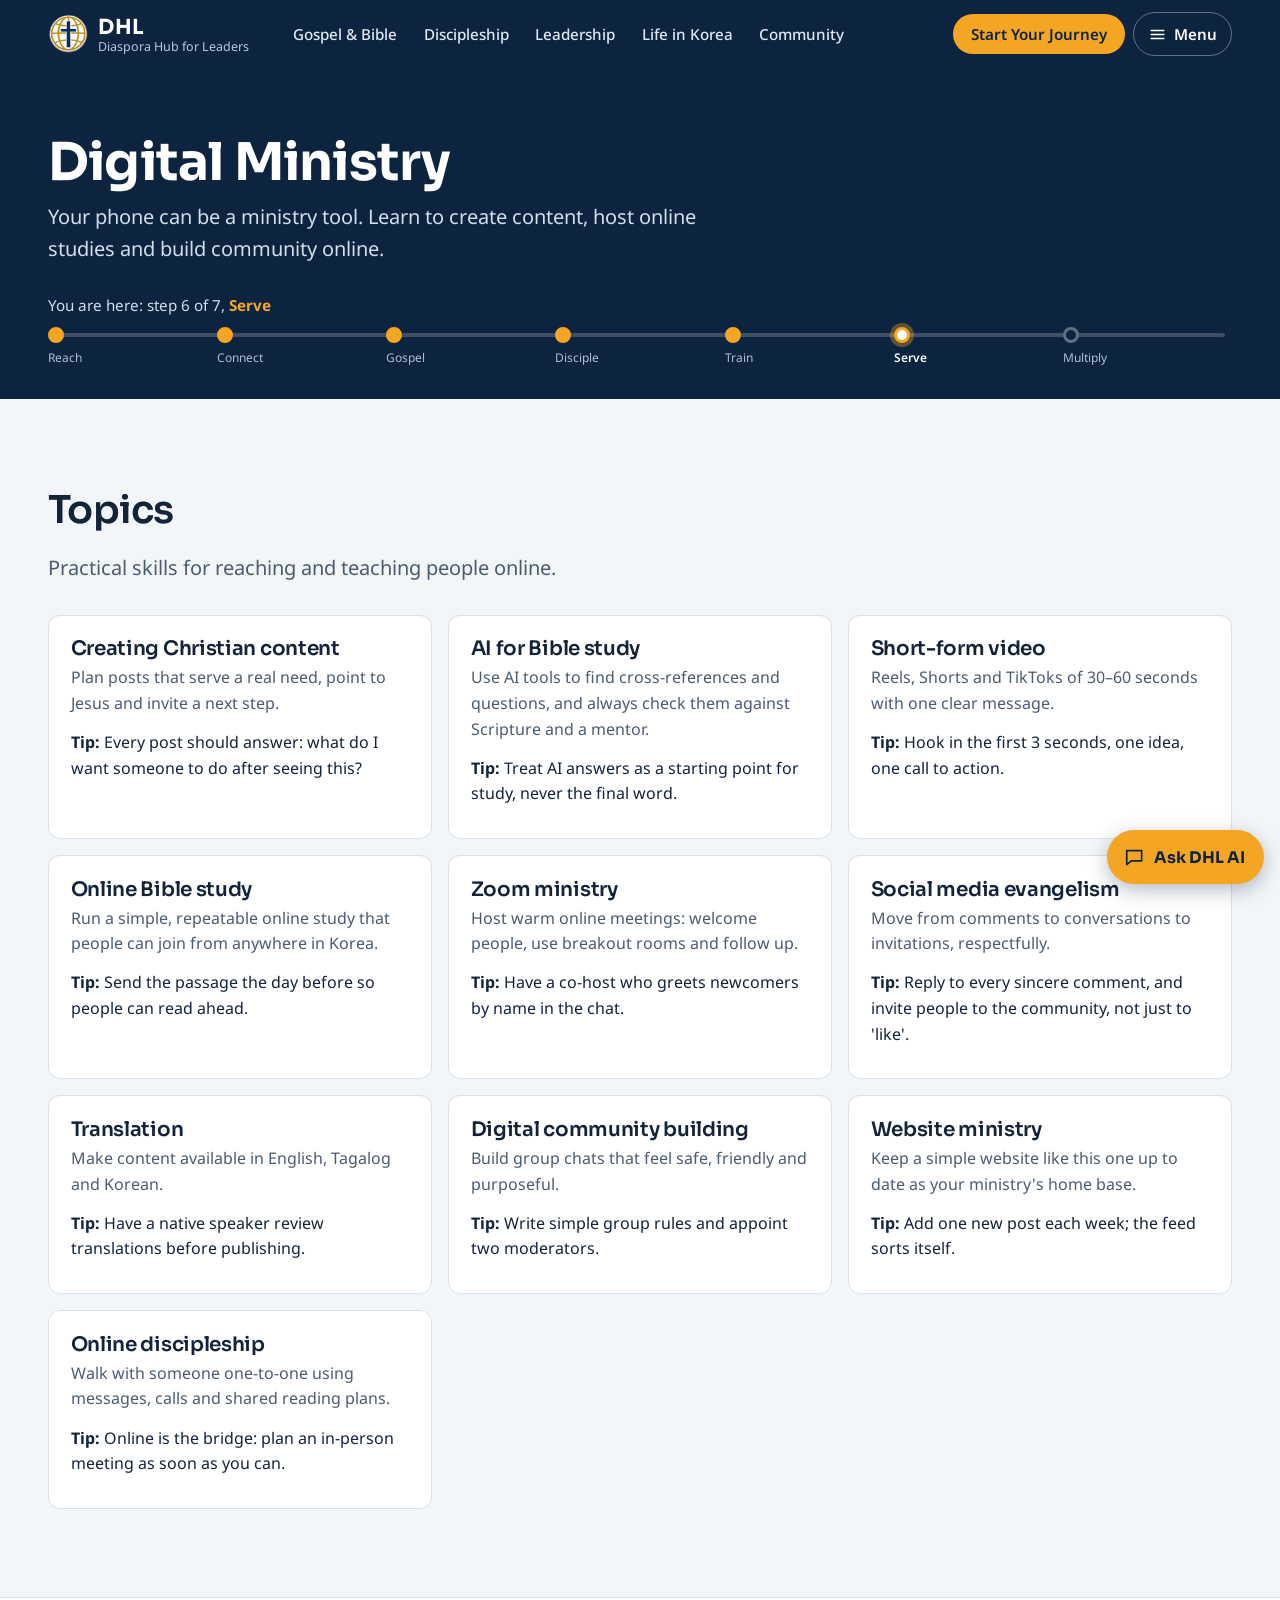
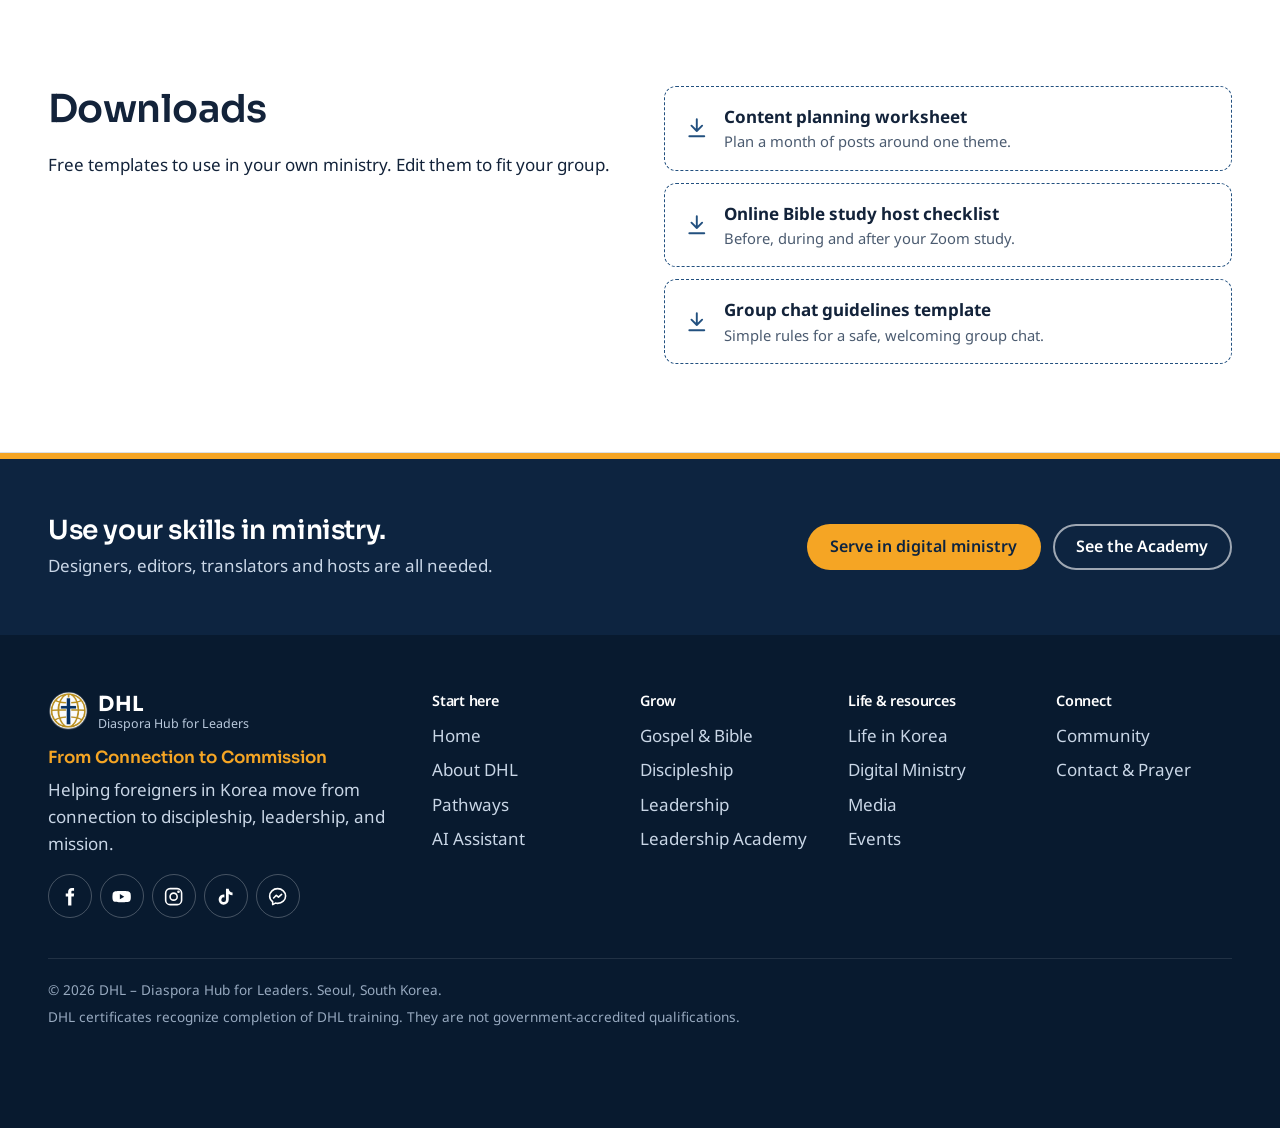
<file: digital-ministry.html>
<!doctype html>
<html lang="en">
<head>
  <meta charset="utf-8">
  <meta name="viewport" content="width=device-width, initial-scale=1">
  <title>Digital Ministry | DHL – Diaspora Hub for Leaders</title>
  <meta name="description" content="Digital ministry resources: Christian content, short-form video, AI for Bible study, Zoom ministry, social media evangelism and online discipleship.">
  <meta name="theme-color" content="#0d2440">
  <link rel="canonical" href="https://your-username.github.io/your-repository/digital-ministry.html">
  <meta property="og:type" content="website">
  <meta property="og:site_name" content="DHL – Diaspora Hub for Leaders">
  <meta property="og:title" content="Digital Ministry | DHL – Diaspora Hub for Leaders">
  <meta property="og:description" content="Digital ministry resources: Christian content, short-form video, AI for Bible study, Zoom ministry, social media evangelism and online discipleship.">
  <meta property="og:url" content="https://your-username.github.io/your-repository/digital-ministry.html">
  <meta property="og:image" content="https://your-username.github.io/your-repository/assets/images/og-image.png">
  <meta property="og:locale" content="en_US">
  <meta name="twitter:card" content="summary_large_image">
  <link rel="icon" href="assets/icons/favicon.svg" type="image/svg+xml">
  <link rel="apple-touch-icon" href="assets/icons/apple-touch-icon.png">
  <link rel="preconnect" href="https://fonts.googleapis.com">
  <link rel="preconnect" href="https://fonts.gstatic.com" crossorigin>
  <link rel="stylesheet" href="https://fonts.googleapis.com/css2?family=Sora:wght@500;600;700&family=Noto+Sans:wght@400;500;600&family=Noto+Sans+KR:wght@400;500&display=swap">
  <link rel="stylesheet" href="css/style.css">
  <link rel="stylesheet" href="css/components.css">
  <link rel="stylesheet" href="css/responsive.css">
  <script src="js/content.js" defer></script>
  <script src="data/courses.js" defer></script>
  <script src="data/lessons.js" defer></script>
  <script src="data/events.js" defer></script>
  <script src="data/ministry-posts.js" defer></script>
  <script src="js/youtube.js" defer></script>
  <script src="js/main.js" defer></script>
  <script src="js/pathways.js" defer></script>
  <script src="js/academy.js" defer></script>
  <script src="js/ai-chat.js" defer></script>
</head>
<body data-page="digital" data-station="serve">
  <a class="skip-link" href="#main">Skip to content</a>
  <header id="site-header" class="site-header">
    <noscript><nav class="header-inner" aria-label="Main"><a class="brand" href="index.html">DHL</a> <a href="pathways.html">Pathways</a> <a href="gospel.html">Gospel</a> <a href="korea.html">Life in Korea</a> <a href="community.html">Community</a> <a href="contact.html">Contact</a></nav></noscript>
  </header>

  <main id="main">
    <section class="page-hero">
      <div class="wrap">
        <h1>Digital Ministry</h1>
        <p class="lede">Your phone can be a ministry tool. Learn to create content, host online studies and build community online.</p>
        <div class="here" data-you-are-here></div>
      </div>
    </section>

    <section class="section" aria-labelledby="dt-title">
      <div class="wrap">
        <div class="section-head"><h2 id="dt-title">Topics</h2><p>Practical skills for reaching and teaching people online.</p></div>
        <ul class="card-grid" id="digital-topics"></ul>
      </div>
    </section>
    <section class="section section--white" aria-labelledby="dl-title">
      <div class="wrap split">
        <div><h2 id="dl-title">Downloads</h2><p>Free templates to use in your own ministry. Edit them to fit your group.</p></div>
        <ul class="download-list" id="downloads"></ul>
      </div>
    </section>
  </main>

  <footer id="site-footer" class="site-footer"></footer>
</body>
</html>
</file>
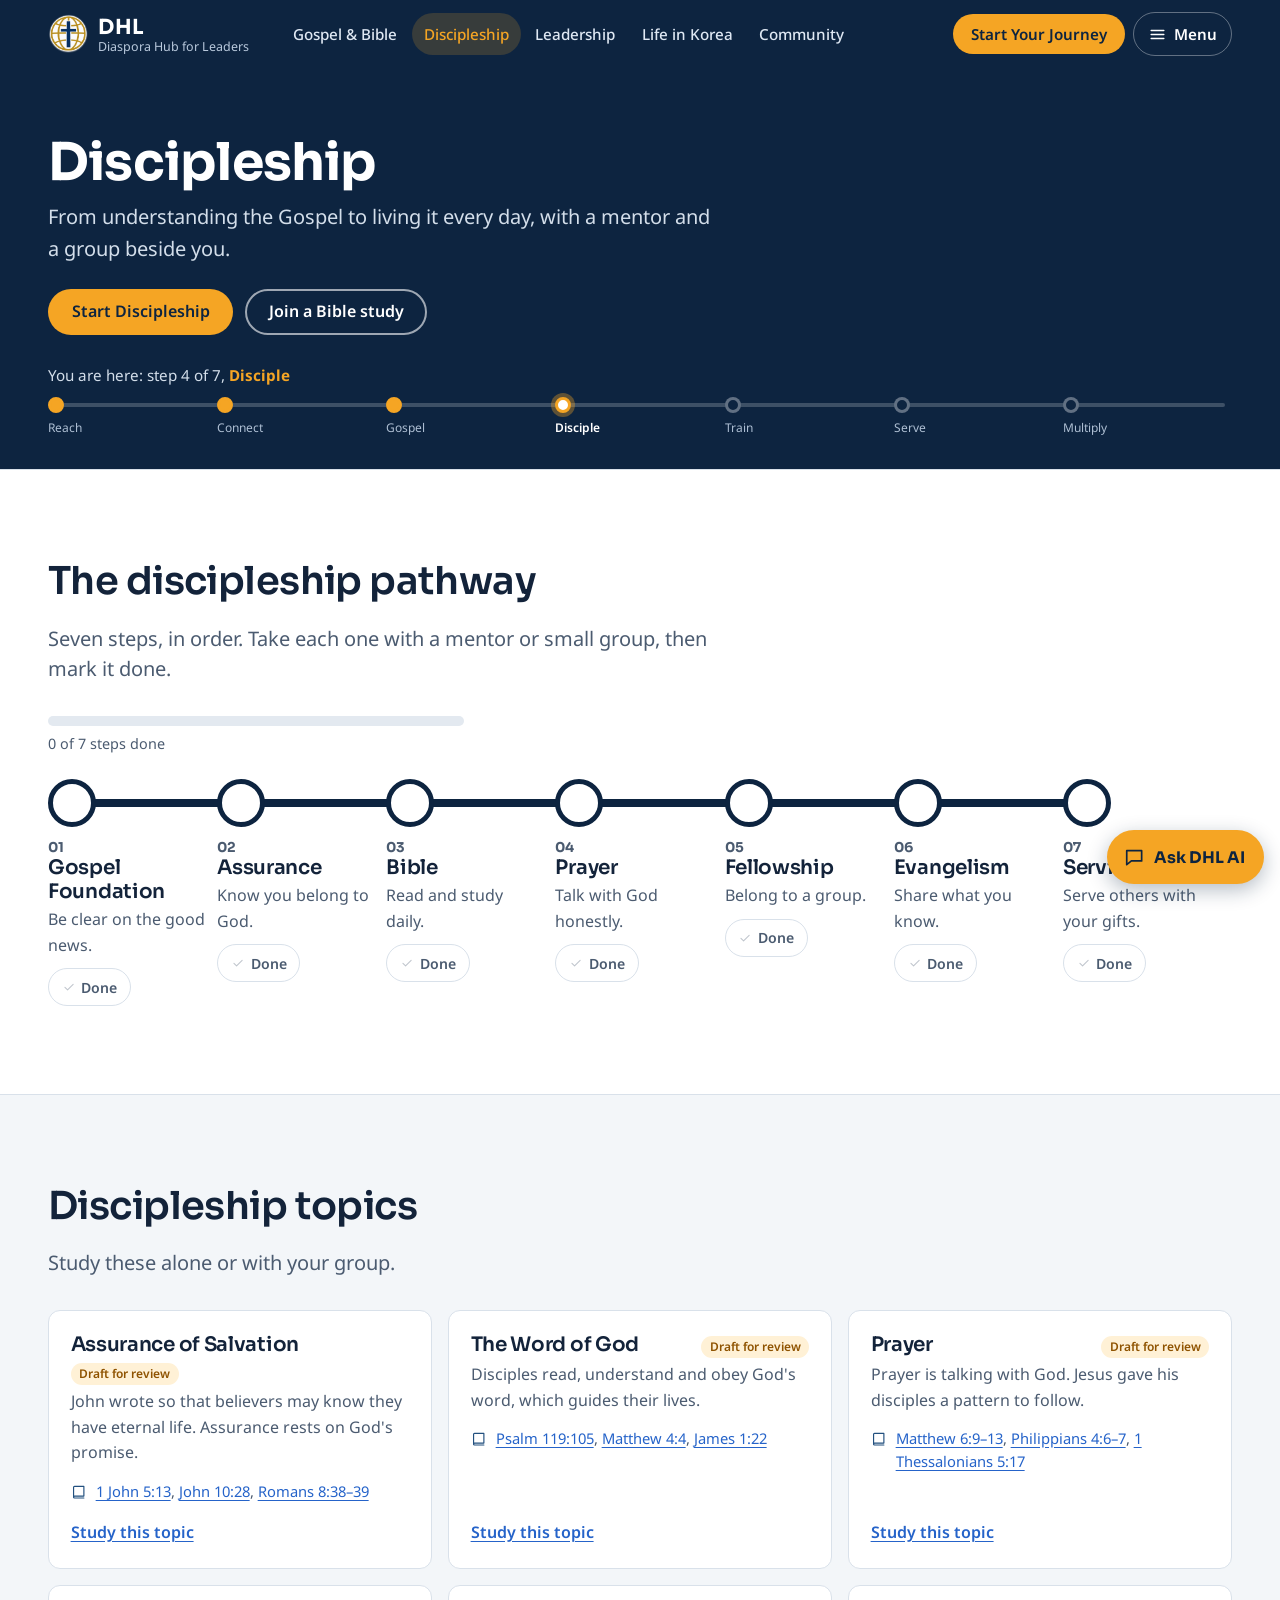
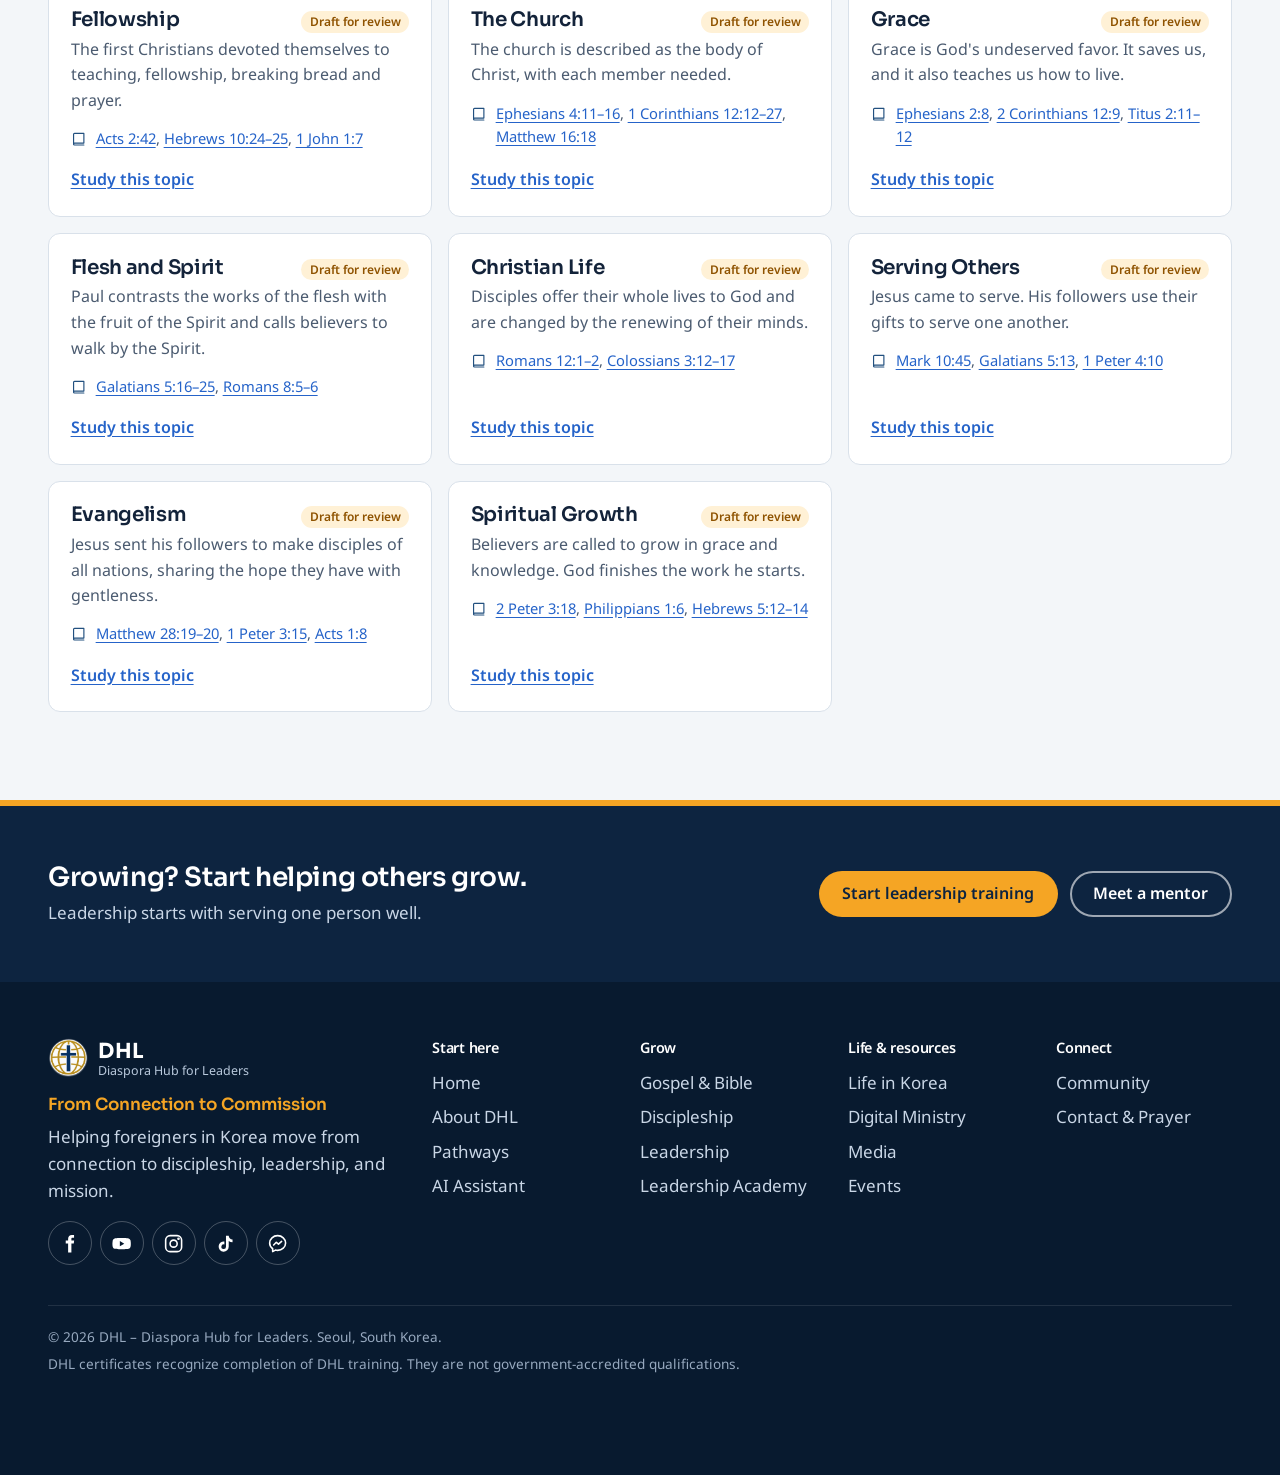
<file: discipleship.html>
<!doctype html>
<html lang="en">
<head>
  <meta charset="utf-8">
  <meta name="viewport" content="width=device-width, initial-scale=1">
  <title>Discipleship | DHL – Diaspora Hub for Leaders</title>
  <meta name="description" content="Grow as a follower of Jesus with DHL's discipleship pathway: assurance, the Bible, prayer, fellowship, evangelism and service.">
  <meta name="theme-color" content="#0d2440">
  <link rel="canonical" href="https://your-username.github.io/your-repository/discipleship.html">
  <meta property="og:type" content="website">
  <meta property="og:site_name" content="DHL – Diaspora Hub for Leaders">
  <meta property="og:title" content="Discipleship | DHL – Diaspora Hub for Leaders">
  <meta property="og:description" content="Grow as a follower of Jesus with DHL's discipleship pathway: assurance, the Bible, prayer, fellowship, evangelism and service.">
  <meta property="og:url" content="https://your-username.github.io/your-repository/discipleship.html">
  <meta property="og:image" content="https://your-username.github.io/your-repository/assets/images/og-image.png">
  <meta property="og:locale" content="en_US">
  <meta name="twitter:card" content="summary_large_image">
  <link rel="icon" href="assets/icons/favicon.svg" type="image/svg+xml">
  <link rel="apple-touch-icon" href="assets/icons/apple-touch-icon.png">
  <link rel="preconnect" href="https://fonts.googleapis.com">
  <link rel="preconnect" href="https://fonts.gstatic.com" crossorigin>
  <link rel="stylesheet" href="https://fonts.googleapis.com/css2?family=Sora:wght@500;600;700&family=Noto+Sans:wght@400;500;600&family=Noto+Sans+KR:wght@400;500&display=swap">
  <link rel="stylesheet" href="css/style.css">
  <link rel="stylesheet" href="css/components.css">
  <link rel="stylesheet" href="css/responsive.css">
  <script src="js/content.js" defer></script>
  <script src="data/courses.js" defer></script>
  <script src="data/lessons.js" defer></script>
  <script src="data/events.js" defer></script>
  <script src="data/ministry-posts.js" defer></script>
  <script src="js/youtube.js" defer></script>
  <script src="js/main.js" defer></script>
  <script src="js/pathways.js" defer></script>
  <script src="js/academy.js" defer></script>
  <script src="js/ai-chat.js" defer></script>
</head>
<body data-page="discipleship" data-station="disciple">
  <a class="skip-link" href="#main">Skip to content</a>
  <header id="site-header" class="site-header">
    <noscript><nav class="header-inner" aria-label="Main"><a class="brand" href="index.html">DHL</a> <a href="pathways.html">Pathways</a> <a href="gospel.html">Gospel</a> <a href="korea.html">Life in Korea</a> <a href="community.html">Community</a> <a href="contact.html">Contact</a></nav></noscript>
  </header>

  <main id="main">
    <section class="page-hero">
      <div class="wrap">
        <h1>Discipleship</h1>
        <p class="lede">From understanding the Gospel to living it every day, with a mentor and a group beside you.</p>
        <div class="btn-row"><button type="button" class="btn btn-mango" id="start-discipleship">Start Discipleship</button><a class="btn btn-ghost" data-form="bibleStudy" href="#">Join a Bible study</a></div>
        <div class="here" data-you-are-here></div>
      </div>
    </section>

    <section class="section section--white" id="path" aria-labelledby="path-title">
      <div class="wrap">
        <div class="section-head"><h2 id="path-title">The discipleship pathway</h2><p>Seven steps, in order. Take each one with a mentor or small group, then mark it done.</p></div>
        <div class="progress-box" data-path-progress><div class="progress"><span class="progress-fill"></span></div><p class="progress-text"></p></div>
        <div id="disciple-path"></div>
      </div>
    </section>
    <section class="section" aria-labelledby="dtopics-title">
      <div class="wrap">
        <div class="section-head"><h2 id="dtopics-title">Discipleship topics</h2><p>Study these alone or with your group.</p></div>
        <ul class="card-grid" id="disciple-topics"></ul>
      </div>
    </section>
  </main>

  <footer id="site-footer" class="site-footer"></footer>
</body>
</html>
</file>
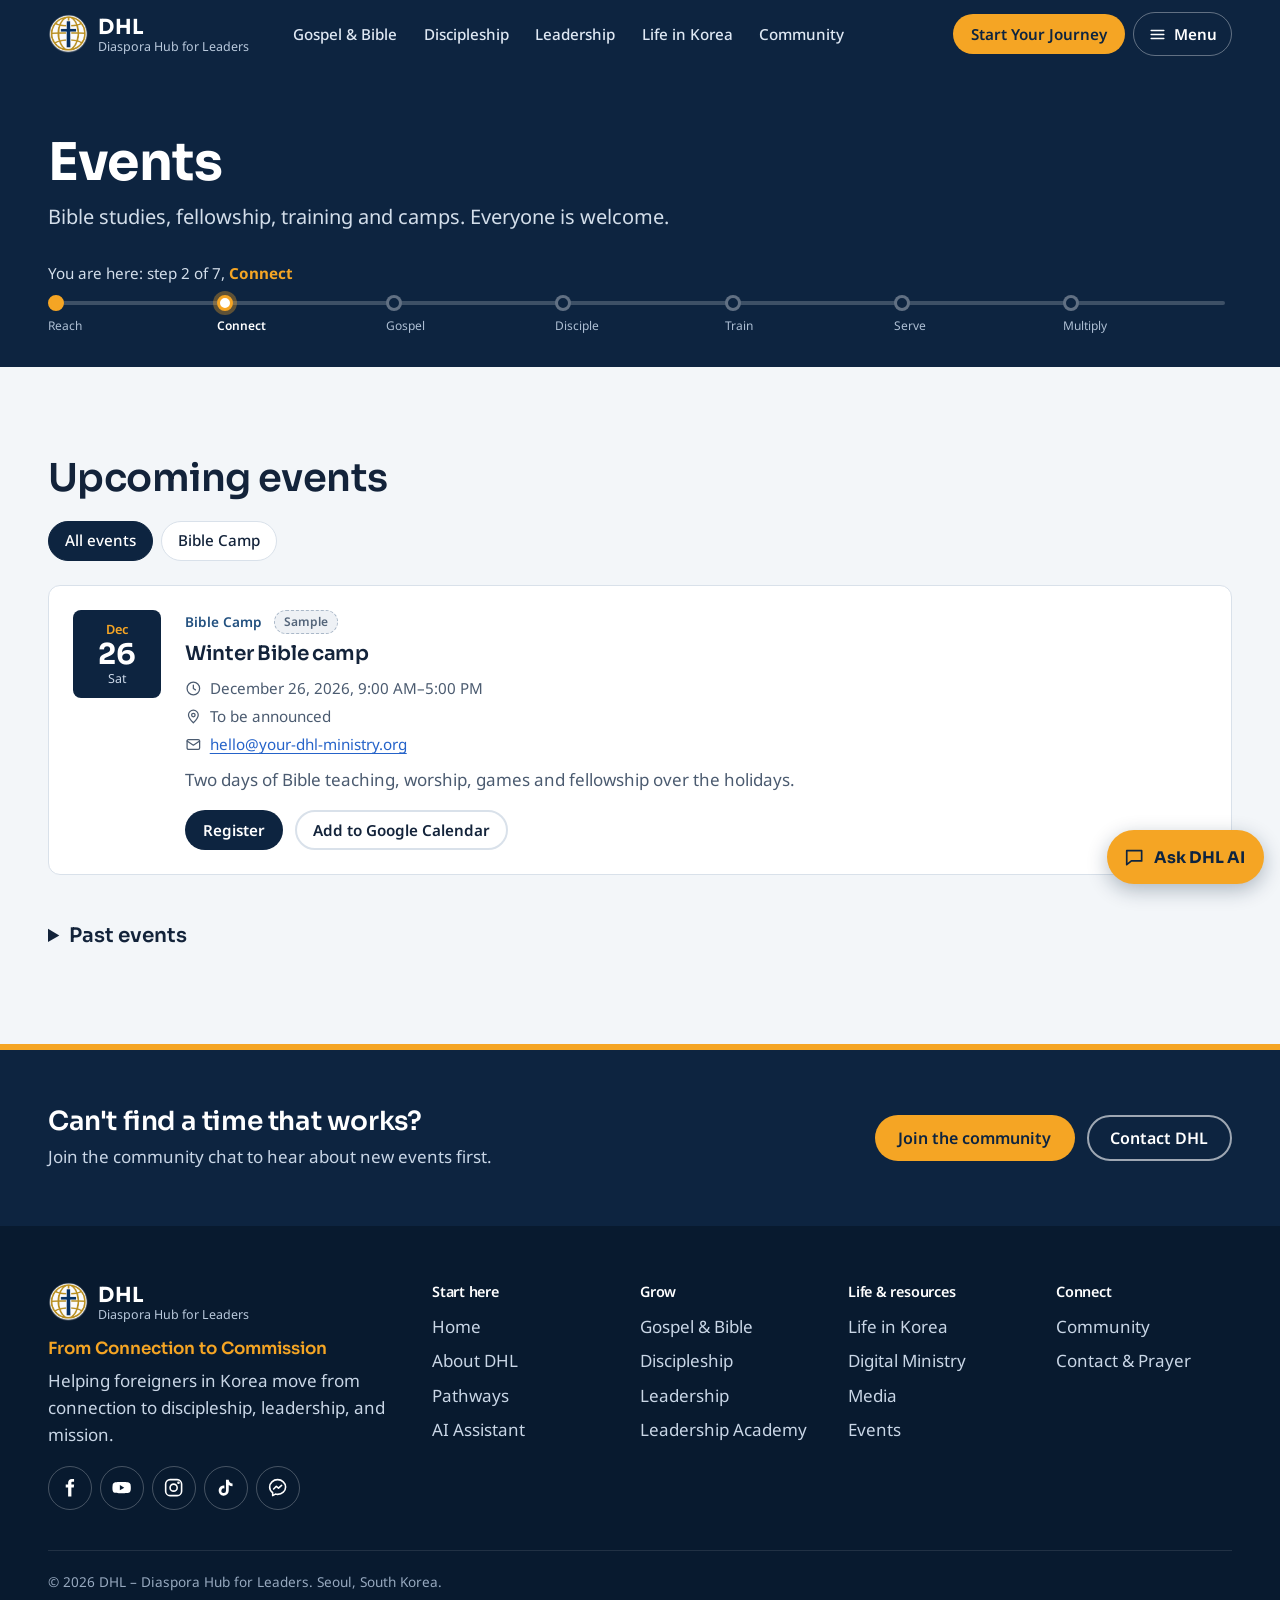
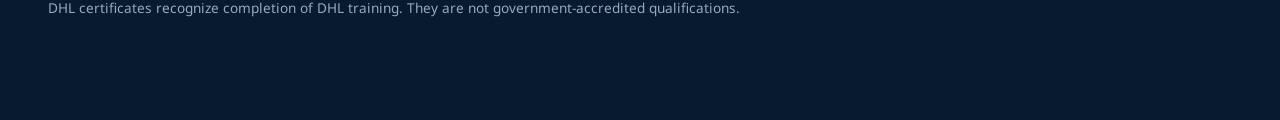
<file: events.html>
<!doctype html>
<html lang="en">
<head>
  <meta charset="utf-8">
  <meta name="viewport" content="width=device-width, initial-scale=1">
  <title>Events | DHL – Diaspora Hub for Leaders</title>
  <meta name="description" content="Upcoming DHL events in Korea: Bible studies, Filipino fellowship, leadership training, Korean language sessions, digital ministry training and Bible camp.">
  <meta name="theme-color" content="#0d2440">
  <link rel="canonical" href="https://your-username.github.io/your-repository/events.html">
  <meta property="og:type" content="website">
  <meta property="og:site_name" content="DHL – Diaspora Hub for Leaders">
  <meta property="og:title" content="Events | DHL – Diaspora Hub for Leaders">
  <meta property="og:description" content="Upcoming DHL events in Korea: Bible studies, Filipino fellowship, leadership training, Korean language sessions, digital ministry training and Bible camp.">
  <meta property="og:url" content="https://your-username.github.io/your-repository/events.html">
  <meta property="og:image" content="https://your-username.github.io/your-repository/assets/images/og-image.png">
  <meta property="og:locale" content="en_US">
  <meta name="twitter:card" content="summary_large_image">
  <link rel="icon" href="assets/icons/favicon.svg" type="image/svg+xml">
  <link rel="apple-touch-icon" href="assets/icons/apple-touch-icon.png">
  <link rel="preconnect" href="https://fonts.googleapis.com">
  <link rel="preconnect" href="https://fonts.gstatic.com" crossorigin>
  <link rel="stylesheet" href="https://fonts.googleapis.com/css2?family=Sora:wght@500;600;700&family=Noto+Sans:wght@400;500;600&family=Noto+Sans+KR:wght@400;500&display=swap">
  <link rel="stylesheet" href="css/style.css">
  <link rel="stylesheet" href="css/components.css">
  <link rel="stylesheet" href="css/responsive.css">
  <script src="js/content.js" defer></script>
  <script src="data/courses.js" defer></script>
  <script src="data/lessons.js" defer></script>
  <script src="data/events.js" defer></script>
  <script src="data/ministry-posts.js" defer></script>
  <script src="js/youtube.js" defer></script>
  <script src="js/main.js" defer></script>
  <script src="js/pathways.js" defer></script>
  <script src="js/academy.js" defer></script>
  <script src="js/ai-chat.js" defer></script>
</head>
<body data-page="events" data-station="connect">
  <a class="skip-link" href="#main">Skip to content</a>
  <header id="site-header" class="site-header">
    <noscript><nav class="header-inner" aria-label="Main"><a class="brand" href="index.html">DHL</a> <a href="pathways.html">Pathways</a> <a href="gospel.html">Gospel</a> <a href="korea.html">Life in Korea</a> <a href="community.html">Community</a> <a href="contact.html">Contact</a></nav></noscript>
  </header>

  <main id="main">
    <section class="page-hero">
      <div class="wrap">
        <h1>Events</h1>
        <p class="lede">Bible studies, fellowship, training and camps. Everyone is welcome.</p>
        <div class="here" data-you-are-here></div>
      </div>
    </section>

    <section class="section" aria-labelledby="up-title">
      <div class="wrap">
        <h2 id="up-title">Upcoming events</h2>
        <div class="chips" id="event-filters" role="group" aria-label="Event type"></div>
        <ul class="event-list" id="events-upcoming"></ul>
        <details class="past-events" id="events-past"><summary>Past events</summary><ul class="event-list"></ul></details>
      </div>
    </section>
  </main>

  <footer id="site-footer" class="site-footer"></footer>
</body>
</html>
</file>
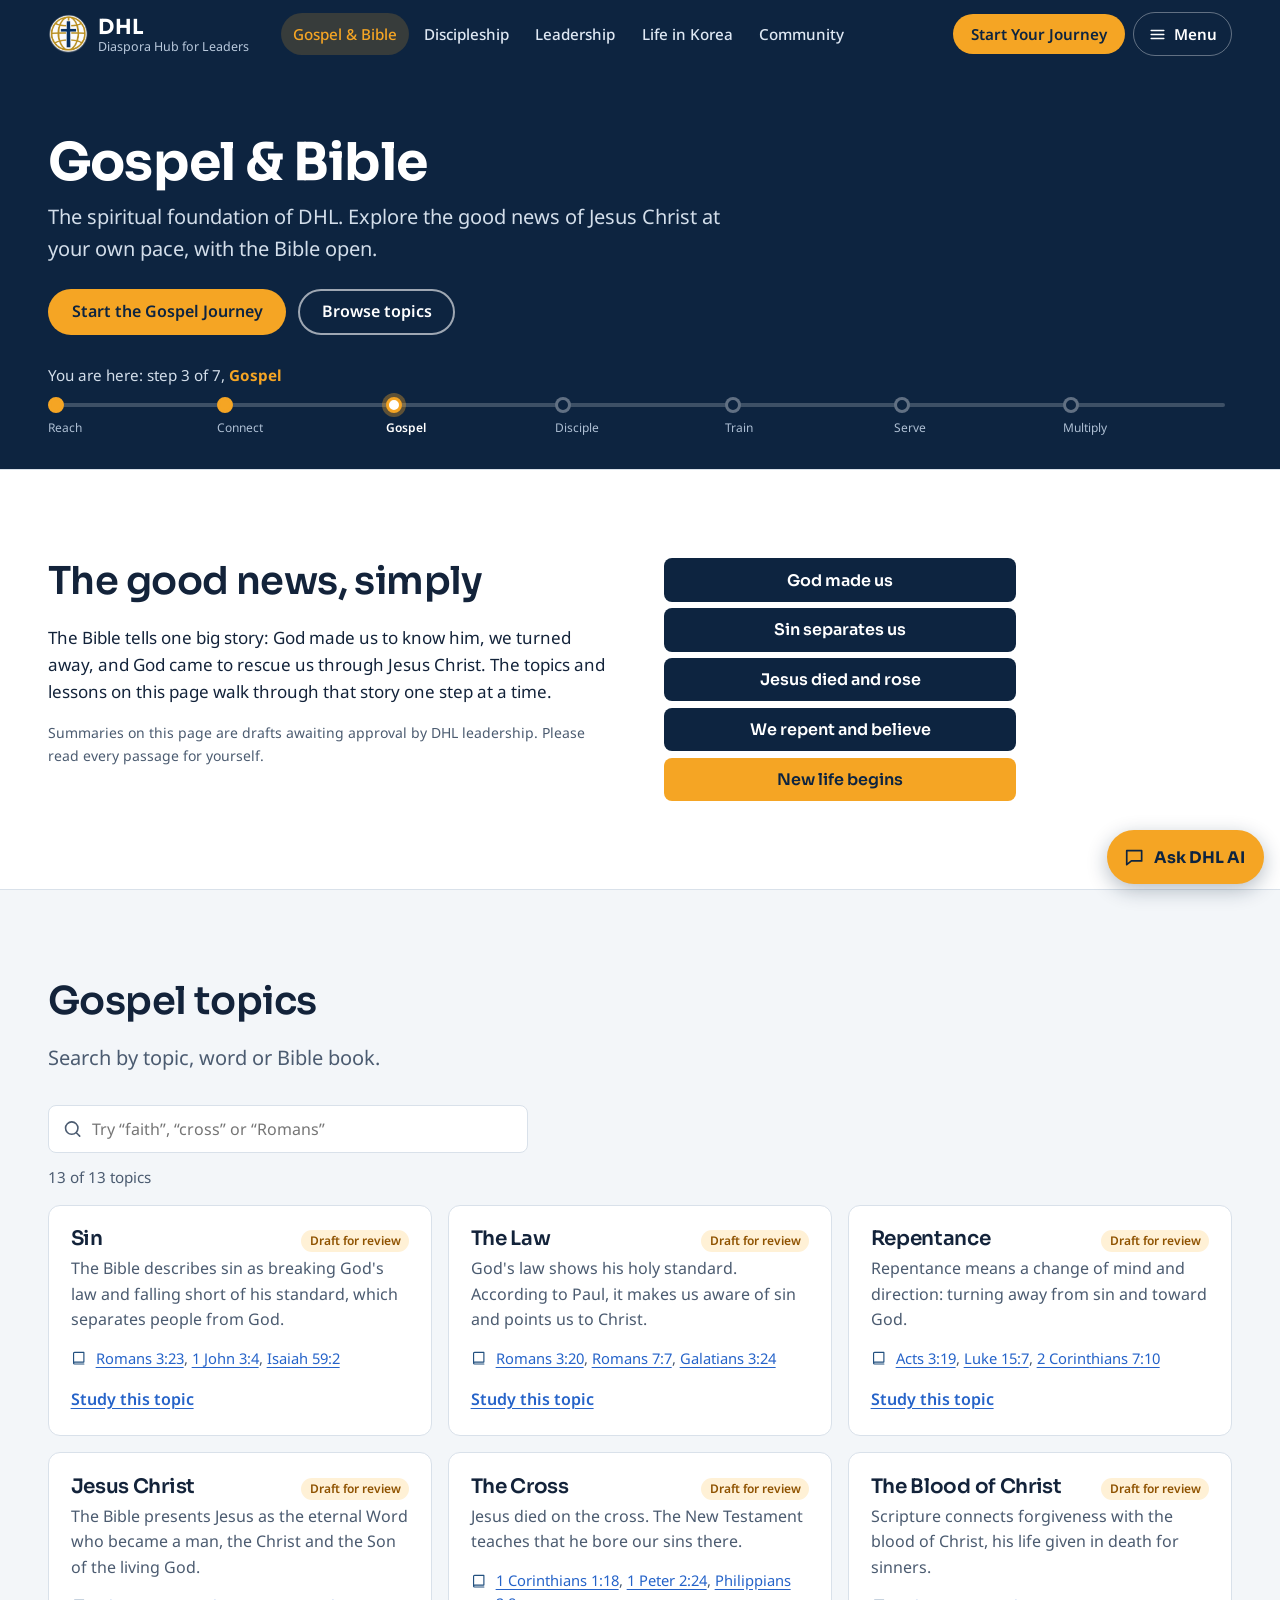
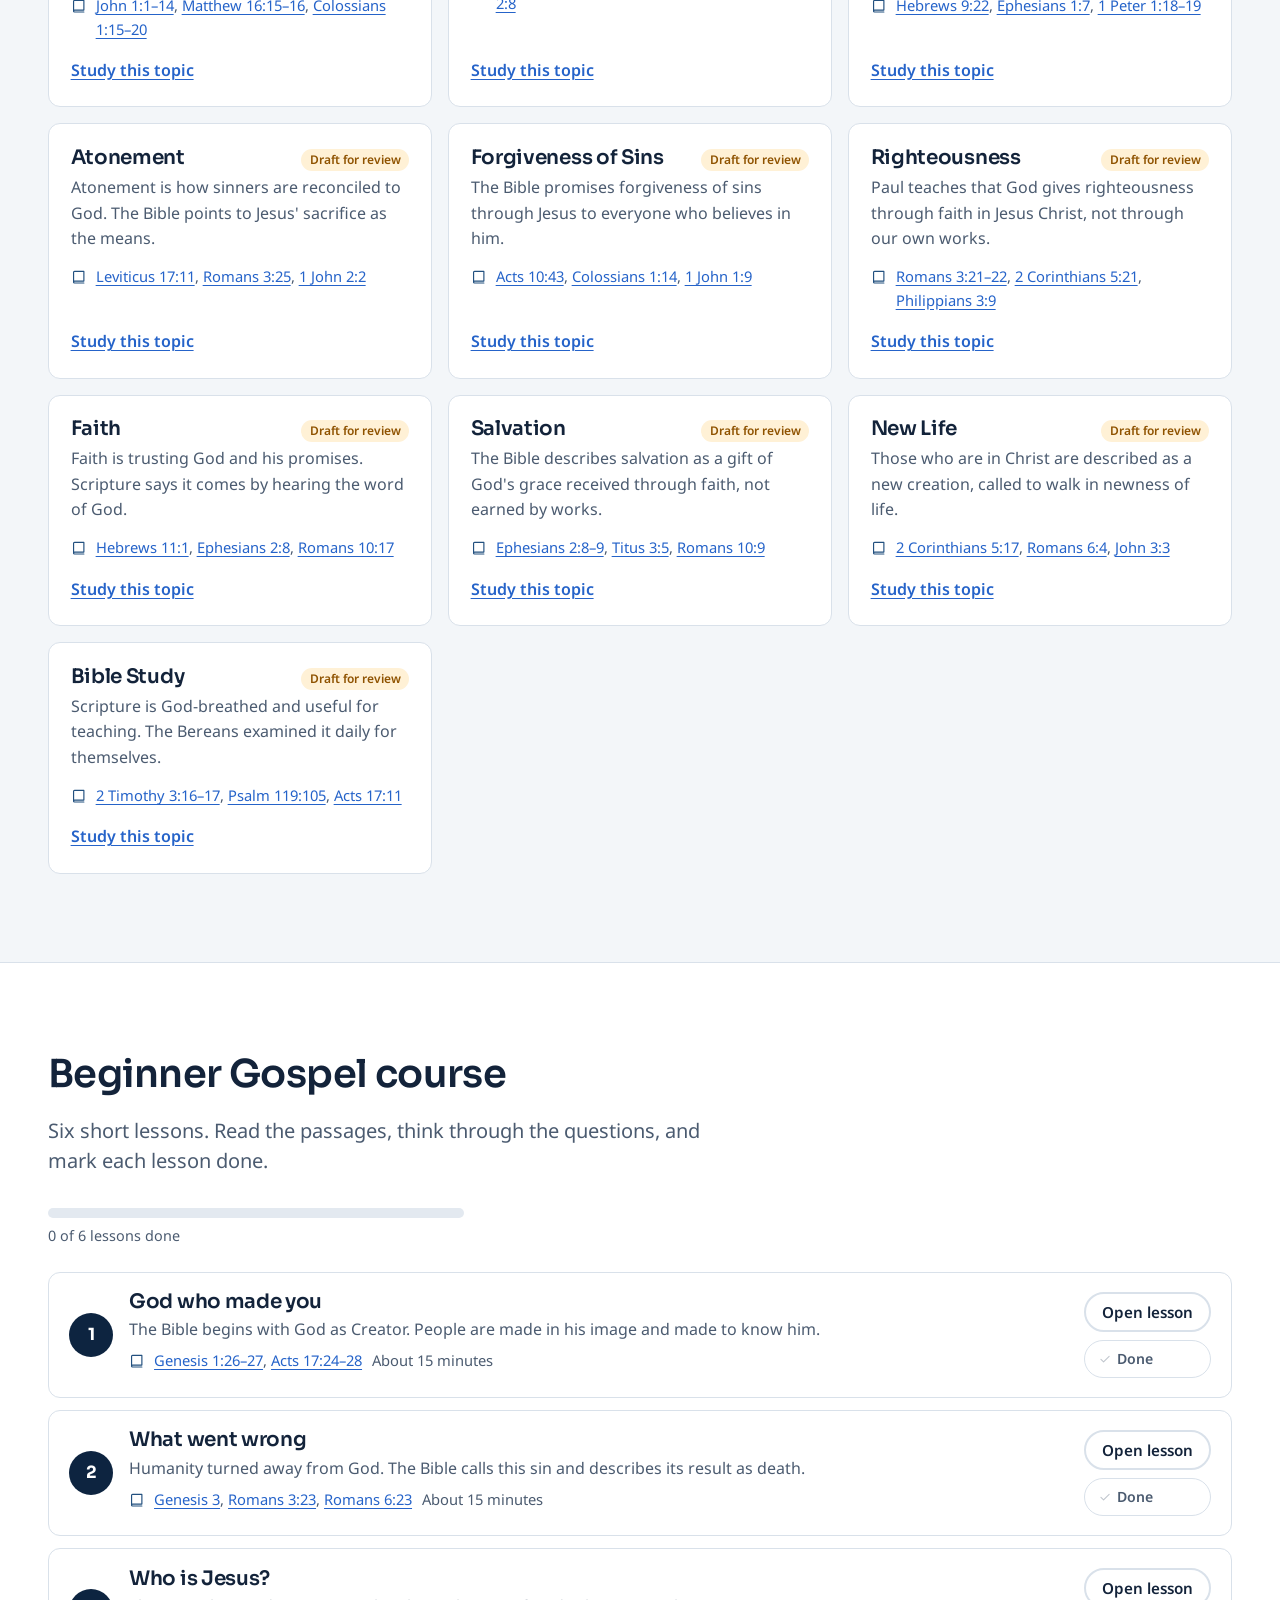
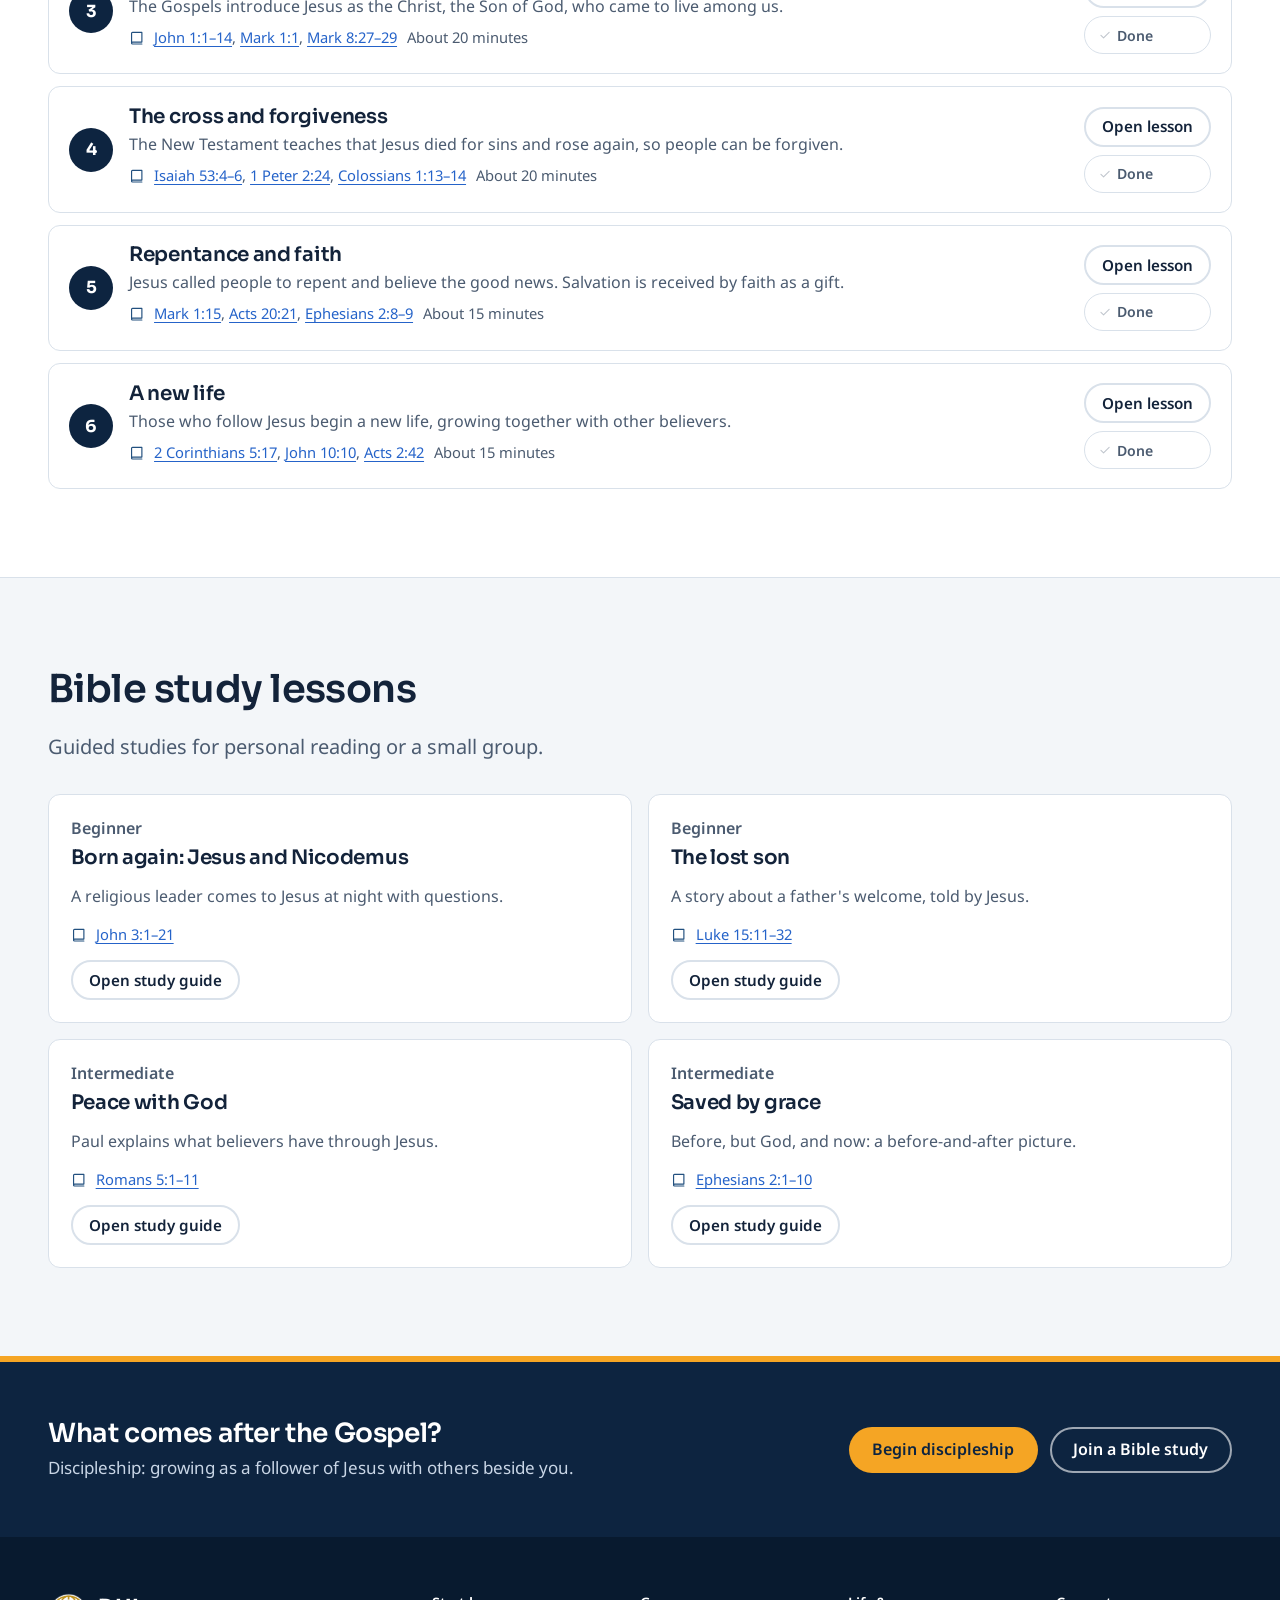
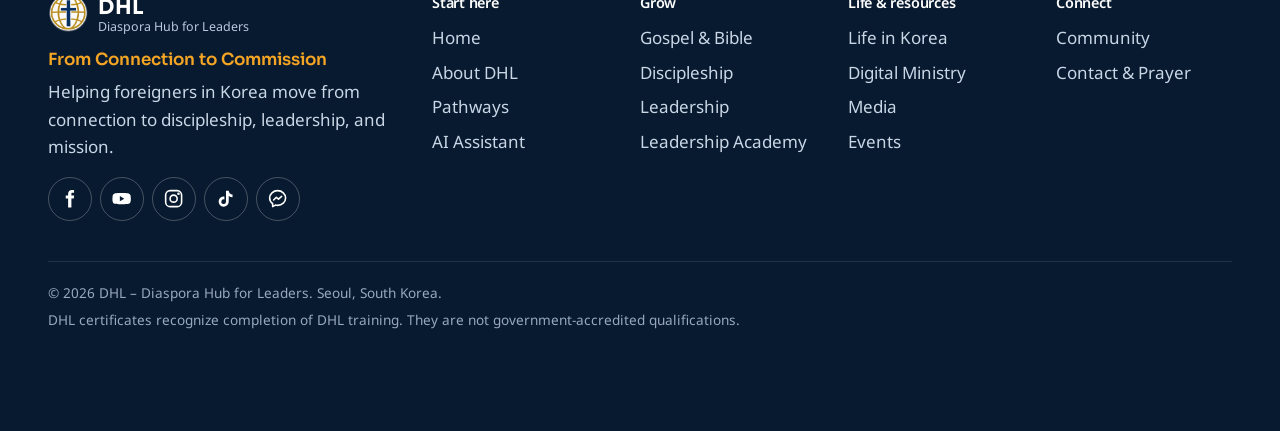
<file: gospel.html>
<!doctype html>
<html lang="en">
<head>
  <meta charset="utf-8">
  <meta name="viewport" content="width=device-width, initial-scale=1">
  <title>Gospel & Bible | DHL – Diaspora Hub for Leaders</title>
  <meta name="description" content="Understand the Gospel of Jesus Christ: topic guides on sin, repentance, the cross, faith and salvation, a beginner Gospel course and guided Bible studies.">
  <meta name="theme-color" content="#0d2440">
  <link rel="canonical" href="https://your-username.github.io/your-repository/gospel.html">
  <meta property="og:type" content="website">
  <meta property="og:site_name" content="DHL – Diaspora Hub for Leaders">
  <meta property="og:title" content="Gospel & Bible | DHL – Diaspora Hub for Leaders">
  <meta property="og:description" content="Understand the Gospel of Jesus Christ: topic guides on sin, repentance, the cross, faith and salvation, a beginner Gospel course and guided Bible studies.">
  <meta property="og:url" content="https://your-username.github.io/your-repository/gospel.html">
  <meta property="og:image" content="https://your-username.github.io/your-repository/assets/images/og-image.png">
  <meta property="og:locale" content="en_US">
  <meta name="twitter:card" content="summary_large_image">
  <link rel="icon" href="assets/icons/favicon.svg" type="image/svg+xml">
  <link rel="apple-touch-icon" href="assets/icons/apple-touch-icon.png">
  <link rel="preconnect" href="https://fonts.googleapis.com">
  <link rel="preconnect" href="https://fonts.gstatic.com" crossorigin>
  <link rel="stylesheet" href="https://fonts.googleapis.com/css2?family=Sora:wght@500;600;700&family=Noto+Sans:wght@400;500;600&family=Noto+Sans+KR:wght@400;500&display=swap">
  <link rel="stylesheet" href="css/style.css">
  <link rel="stylesheet" href="css/components.css">
  <link rel="stylesheet" href="css/responsive.css">
  <script src="js/content.js" defer></script>
  <script src="data/courses.js" defer></script>
  <script src="data/lessons.js" defer></script>
  <script src="data/events.js" defer></script>
  <script src="data/ministry-posts.js" defer></script>
  <script src="js/youtube.js" defer></script>
  <script src="js/main.js" defer></script>
  <script src="js/pathways.js" defer></script>
  <script src="js/academy.js" defer></script>
  <script src="js/ai-chat.js" defer></script>
</head>
<body data-page="gospel" data-station="gospel">
  <a class="skip-link" href="#main">Skip to content</a>
  <header id="site-header" class="site-header">
    <noscript><nav class="header-inner" aria-label="Main"><a class="brand" href="index.html">DHL</a> <a href="pathways.html">Pathways</a> <a href="gospel.html">Gospel</a> <a href="korea.html">Life in Korea</a> <a href="community.html">Community</a> <a href="contact.html">Contact</a></nav></noscript>
  </header>

  <main id="main">
    <section class="page-hero">
      <div class="wrap">
        <h1>Gospel & Bible</h1>
        <p class="lede">The spiritual foundation of DHL. Explore the good news of Jesus Christ at your own pace, with the Bible open.</p>
        <div class="btn-row"><a class="btn btn-mango" href="#course">Start the Gospel Journey</a><a class="btn btn-ghost" href="#topics">Browse topics</a></div>
        <div class="here" data-you-are-here></div>
      </div>
    </section>

    <section class="section section--white" id="intro" aria-labelledby="intro-title">
      <div class="wrap split">
        <div>
          <h2 id="intro-title">The good news, simply</h2>
          <p>The Bible tells one big story: God made us to know him, we turned away, and God came to rescue us through Jesus Christ. The topics and lessons on this page walk through that story one step at a time.</p>
          <p class="fine-print">Summaries on this page are drafts awaiting approval by DHL leadership. Please read every passage for yourself.</p>
        </div>
        <ol class="core-model" aria-label="The Gospel story">
          <li>God made us</li><li>Sin separates us</li><li>Jesus died and rose</li><li>We repent and believe</li><li>New life begins</li>
        </ol>
      </div>
    </section>

    <section class="section" id="topics" aria-labelledby="topics-title">
      <div class="wrap">
        <div class="section-head"><h2 id="topics-title">Gospel topics</h2><p>Search by topic, word or Bible book.</p></div>
        <form class="search-bar" id="topic-search-form" role="search" aria-label="Search Gospel topics">
          <label for="topic-search" class="sr-only">Search Gospel topics</label>
          <svg class="icon" viewBox="0 0 24 24" aria-hidden="true" fill="none" stroke="currentColor" stroke-width="1.8" stroke-linecap="round"><circle cx="11" cy="11" r="7"/><path d="m20 20-3.5-3.5"/></svg>
          <input id="topic-search" type="search" placeholder="Try “faith”, “cross” or “Romans”" autocomplete="off">
        </form>
        <p class="result-count" id="topic-count" aria-live="polite"></p>
        <ul class="card-grid" id="gospel-topics"></ul>
      </div>
    </section>

    <section class="section section--white" id="course" aria-labelledby="course-title">
      <div class="wrap">
        <div class="section-head"><h2 id="course-title">Beginner Gospel course</h2><p>Six short lessons. Read the passages, think through the questions, and mark each lesson done.</p></div>
        <div class="progress-box" data-course-progress><div class="progress"><span class="progress-fill"></span></div><p class="progress-text"></p></div>
        <ol class="lesson-list" id="gospel-course"></ol>
      </div>
    </section>

    <section class="section" id="studies" aria-labelledby="studies-title">
      <div class="wrap">
        <div class="section-head"><h2 id="studies-title">Bible study lessons</h2><p>Guided studies for personal reading or a small group.</p></div>
        <ul class="card-grid card-grid--2" id="bible-studies"></ul>
      </div>
    </section>
  </main>

  <footer id="site-footer" class="site-footer"></footer>
</body>
</html>
</file>
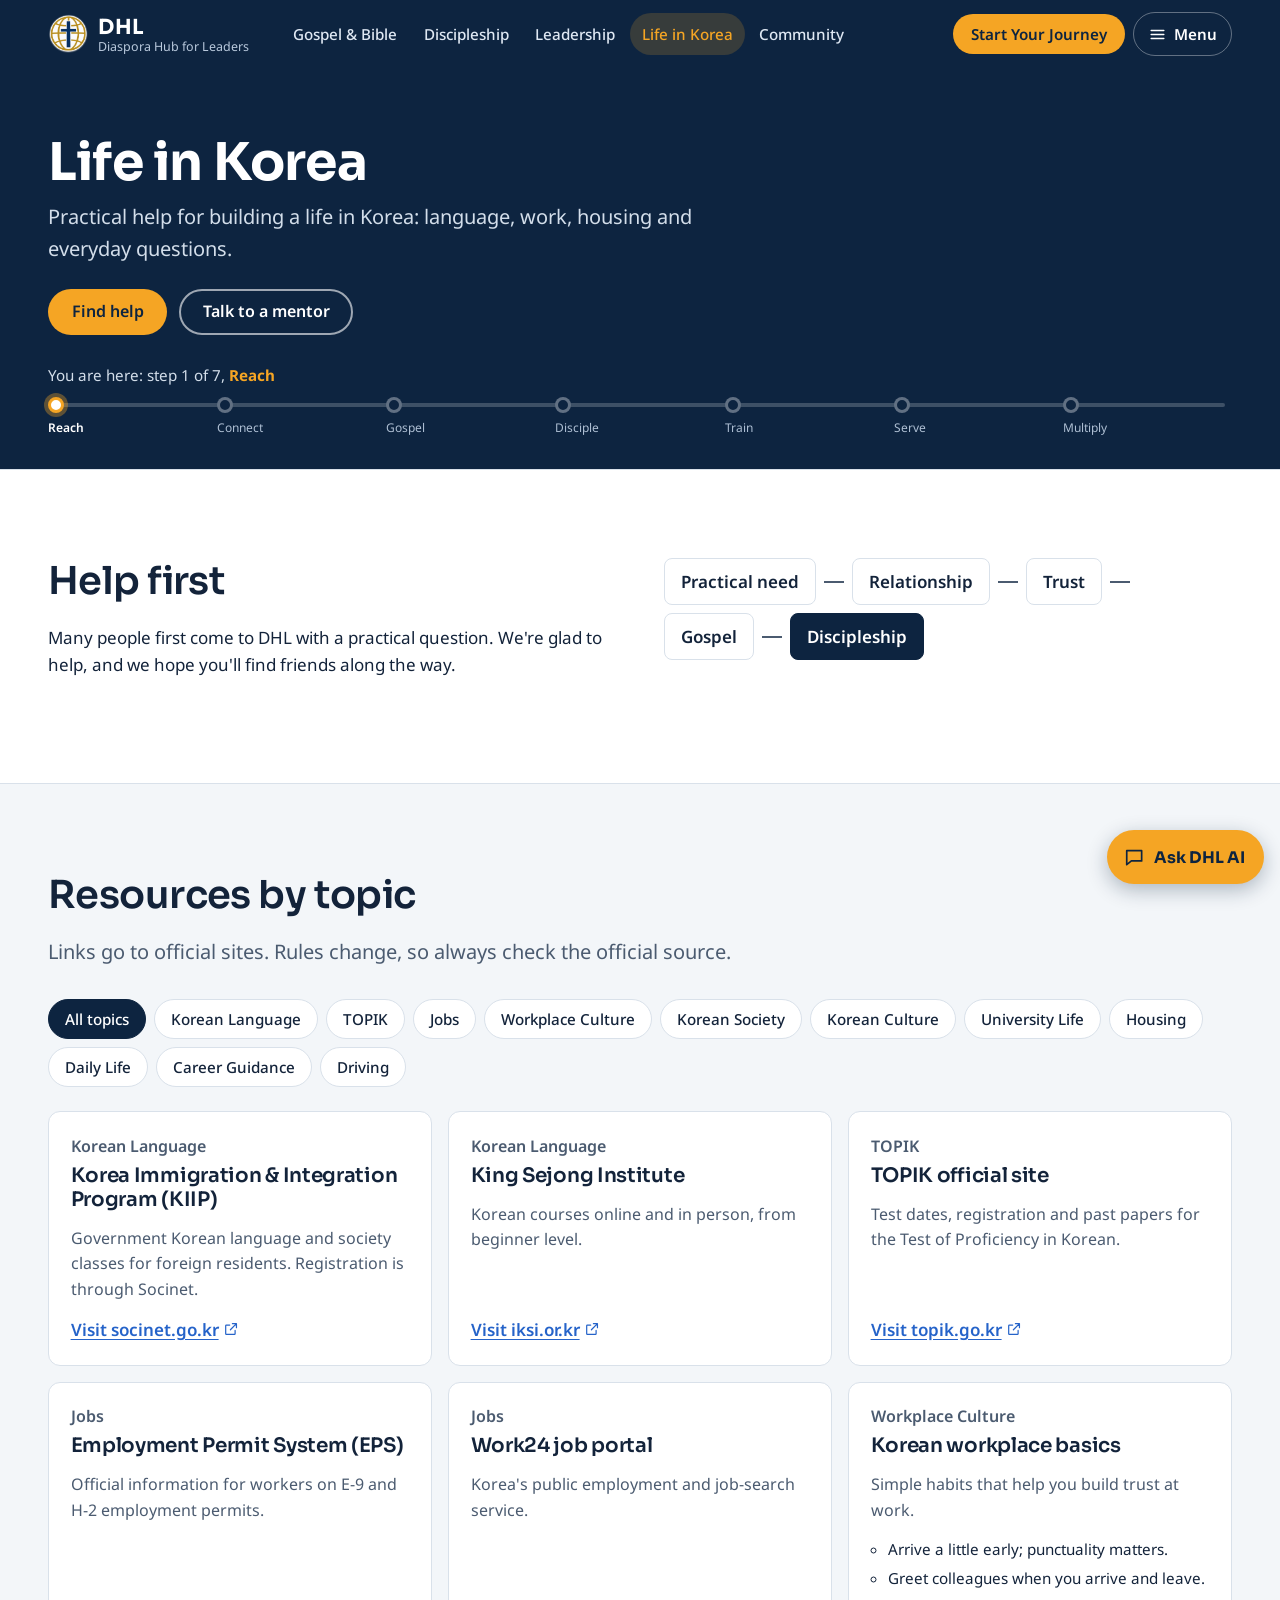
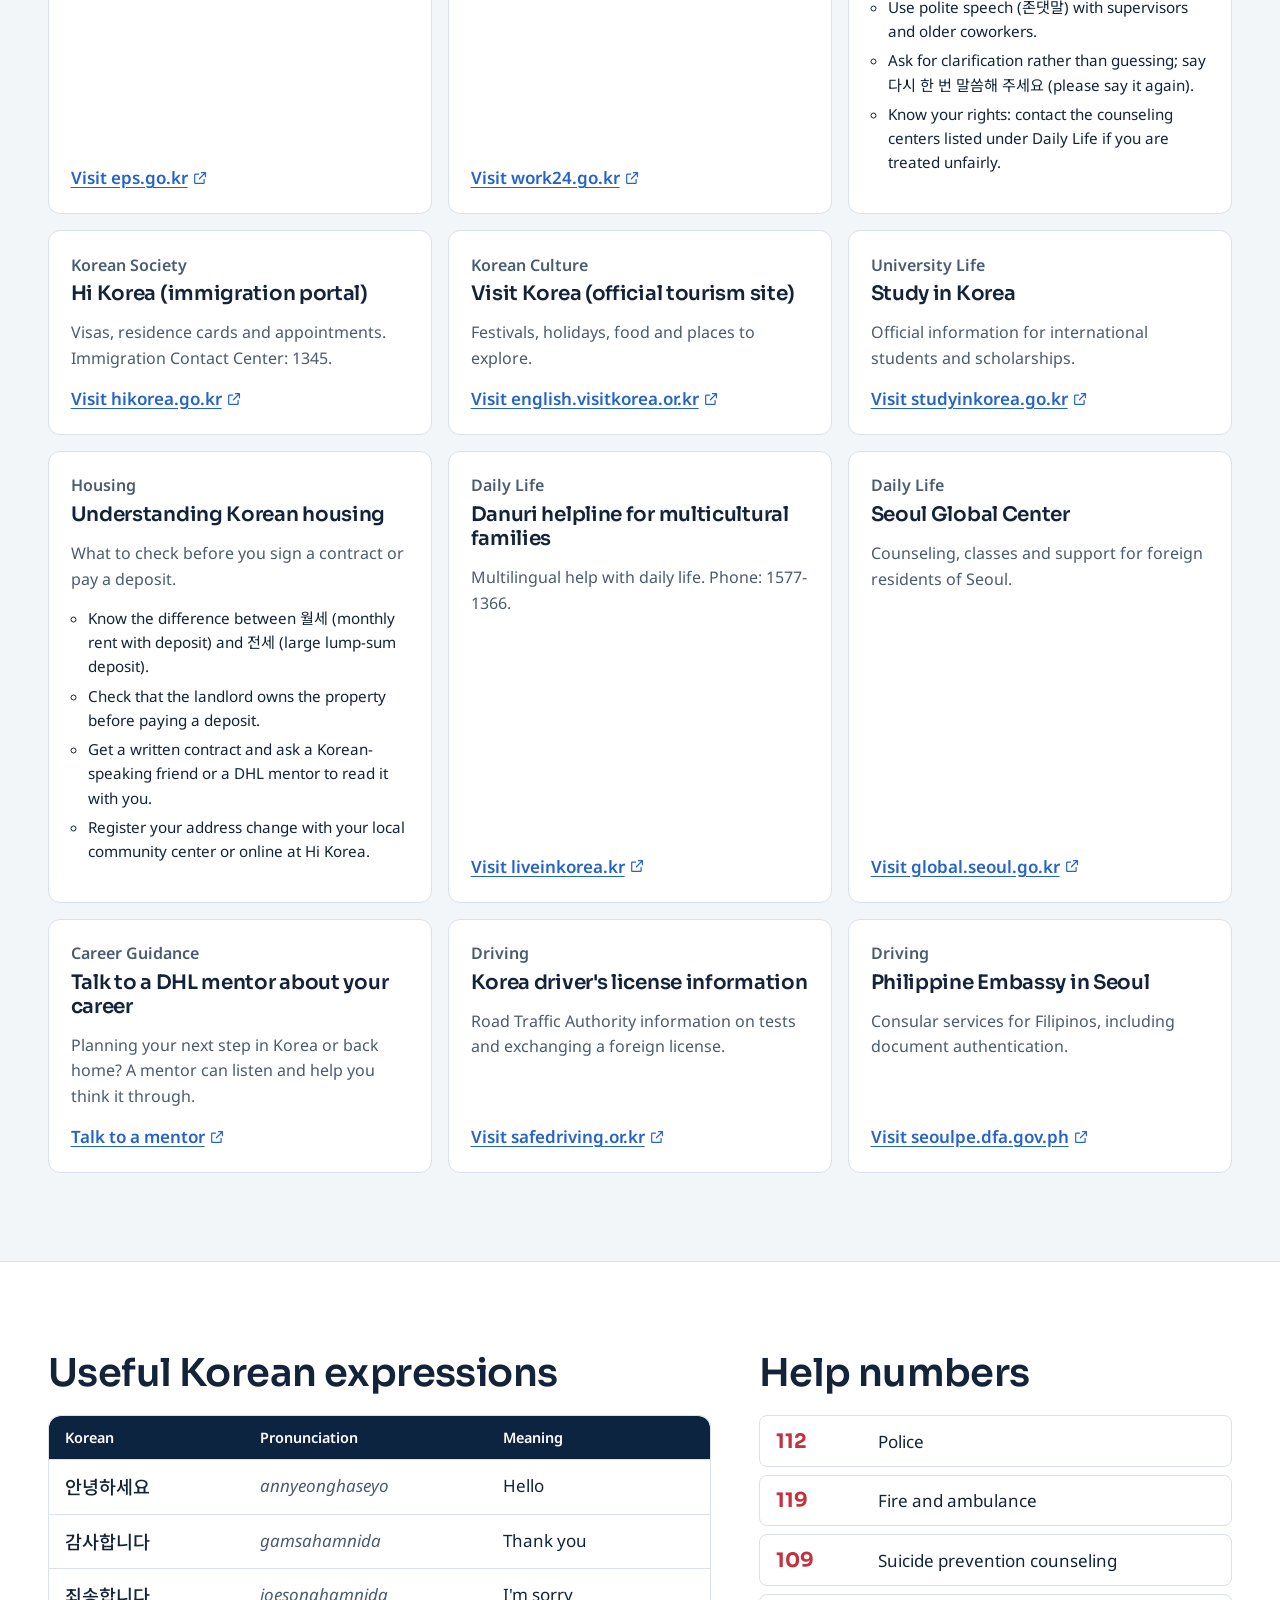
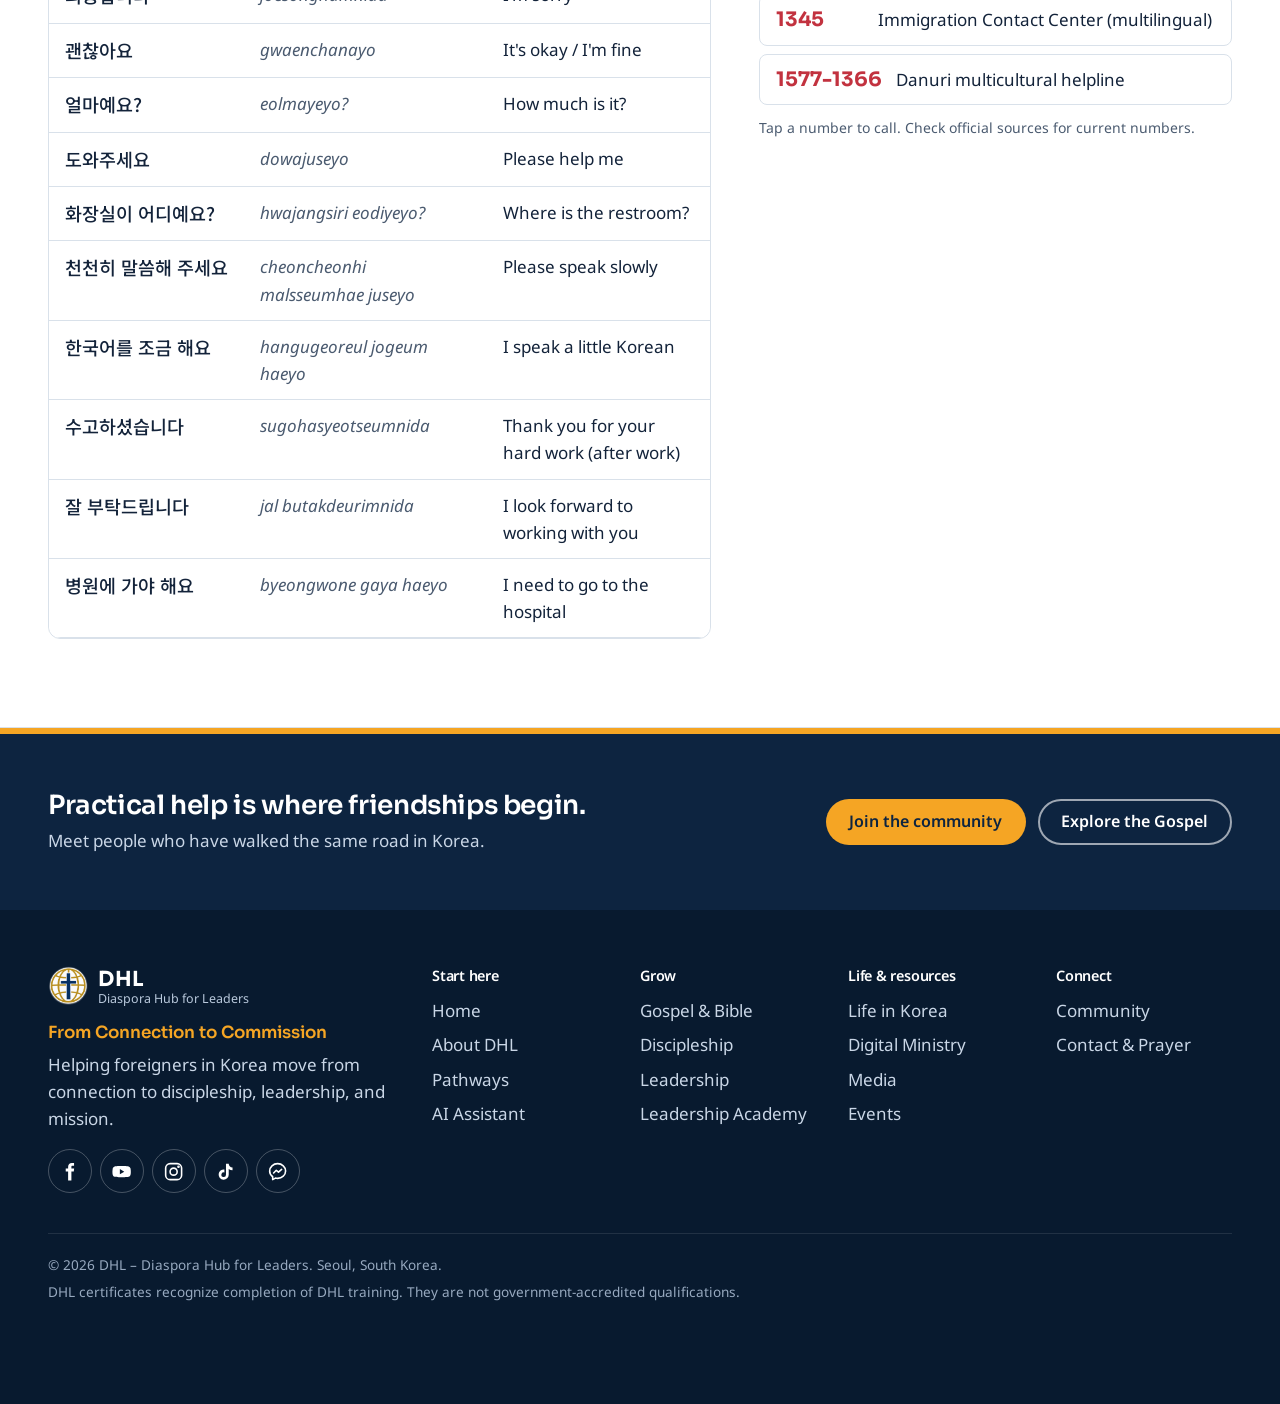
<file: korea.html>
<!doctype html>
<html lang="en">
<head>
  <meta charset="utf-8">
  <meta name="viewport" content="width=device-width, initial-scale=1">
  <title>Life in Korea | DHL – Diaspora Hub for Leaders</title>
  <meta name="description" content="Practical help for foreigners in Korea: Korean language, TOPIK, jobs, workplace culture, housing, daily life, driving and useful Korean expressions.">
  <meta name="theme-color" content="#0d2440">
  <link rel="canonical" href="https://your-username.github.io/your-repository/korea.html">
  <meta property="og:type" content="website">
  <meta property="og:site_name" content="DHL – Diaspora Hub for Leaders">
  <meta property="og:title" content="Life in Korea | DHL – Diaspora Hub for Leaders">
  <meta property="og:description" content="Practical help for foreigners in Korea: Korean language, TOPIK, jobs, workplace culture, housing, daily life, driving and useful Korean expressions.">
  <meta property="og:url" content="https://your-username.github.io/your-repository/korea.html">
  <meta property="og:image" content="https://your-username.github.io/your-repository/assets/images/og-image.png">
  <meta property="og:locale" content="en_US">
  <meta name="twitter:card" content="summary_large_image">
  <link rel="icon" href="assets/icons/favicon.svg" type="image/svg+xml">
  <link rel="apple-touch-icon" href="assets/icons/apple-touch-icon.png">
  <link rel="preconnect" href="https://fonts.googleapis.com">
  <link rel="preconnect" href="https://fonts.gstatic.com" crossorigin>
  <link rel="stylesheet" href="https://fonts.googleapis.com/css2?family=Sora:wght@500;600;700&family=Noto+Sans:wght@400;500;600&family=Noto+Sans+KR:wght@400;500&display=swap">
  <link rel="stylesheet" href="css/style.css">
  <link rel="stylesheet" href="css/components.css">
  <link rel="stylesheet" href="css/responsive.css">
  <script src="js/content.js" defer></script>
  <script src="data/courses.js" defer></script>
  <script src="data/lessons.js" defer></script>
  <script src="data/events.js" defer></script>
  <script src="data/ministry-posts.js" defer></script>
  <script src="js/youtube.js" defer></script>
  <script src="js/main.js" defer></script>
  <script src="js/pathways.js" defer></script>
  <script src="js/academy.js" defer></script>
  <script src="js/ai-chat.js" defer></script>
</head>
<body data-page="korea" data-station="reach">
  <a class="skip-link" href="#main">Skip to content</a>
  <header id="site-header" class="site-header">
    <noscript><nav class="header-inner" aria-label="Main"><a class="brand" href="index.html">DHL</a> <a href="pathways.html">Pathways</a> <a href="gospel.html">Gospel</a> <a href="korea.html">Life in Korea</a> <a href="community.html">Community</a> <a href="contact.html">Contact</a></nav></noscript>
  </header>

  <main id="main">
    <section class="page-hero">
      <div class="wrap">
        <h1>Life in Korea</h1>
        <p class="lede">Practical help for building a life in Korea: language, work, housing and everyday questions.</p>
        <div class="btn-row"><a class="btn btn-mango" href="#resources">Find help</a><a class="btn btn-ghost" data-form="mentor" href="#">Talk to a mentor</a></div>
        <div class="here" data-you-are-here></div>
      </div>
    </section>

    <section class="section section--white" aria-labelledby="why-title">
      <div class="wrap split">
        <div><h2 id="why-title">Help first</h2><p>Many people first come to DHL with a practical question. We're glad to help, and we hope you'll find friends along the way.</p></div>
        <ol class="flow"><li><span>Practical need</span></li><li><span>Relationship</span></li><li><span>Trust</span></li><li><span>Gospel</span></li><li><span>Discipleship</span></li></ol>
      </div>
    </section>
    <section class="section" id="resources" aria-labelledby="res-title">
      <div class="wrap">
        <div class="section-head"><h2 id="res-title">Resources by topic</h2><p>Links go to official sites. Rules change, so always check the official source.</p></div>
        <div class="chips" id="korea-filters" role="group" aria-label="Topics"></div>
        <ul class="card-grid" id="korea-resources"></ul>
      </div>
    </section>
    <section class="section section--white" aria-labelledby="expr-title">
      <div class="wrap split split--wide-left">
        <div>
          <h2 id="expr-title">Useful Korean expressions</h2>
          <div class="table-wrap"><table class="expressions"><caption class="sr-only">Korean phrases with pronunciation and meaning</caption><thead><tr><th scope="col">Korean</th><th scope="col">Pronunciation</th><th scope="col">Meaning</th></tr></thead><tbody id="expressions"></tbody></table></div>
        </div>
        <div>
          <h2>Help numbers</h2>
          <ul class="help-numbers" id="help-numbers"></ul>
          <p class="fine-print" style="margin-top:.75rem">Tap a number to call. Check official sources for current numbers.</p>
        </div>
      </div>
    </section>
  </main>

  <footer id="site-footer" class="site-footer"></footer>
</body>
</html>
</file>
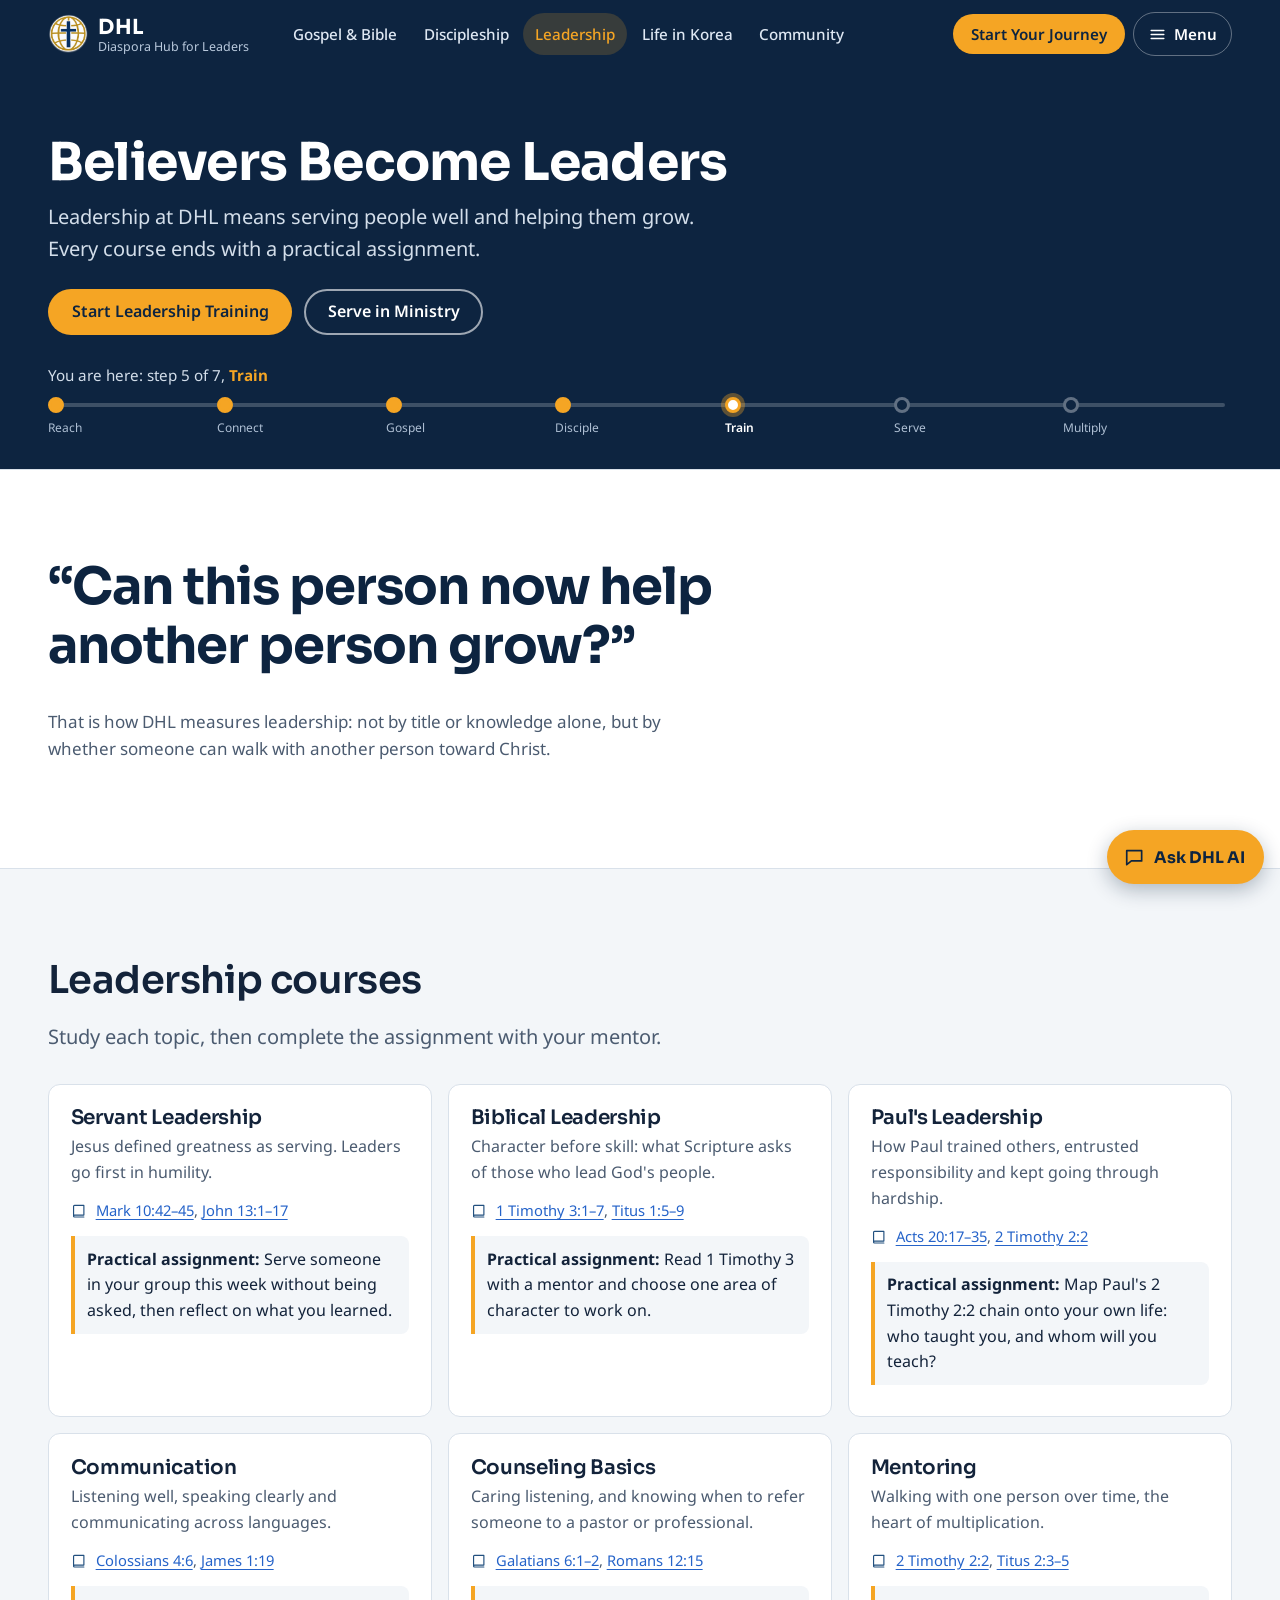
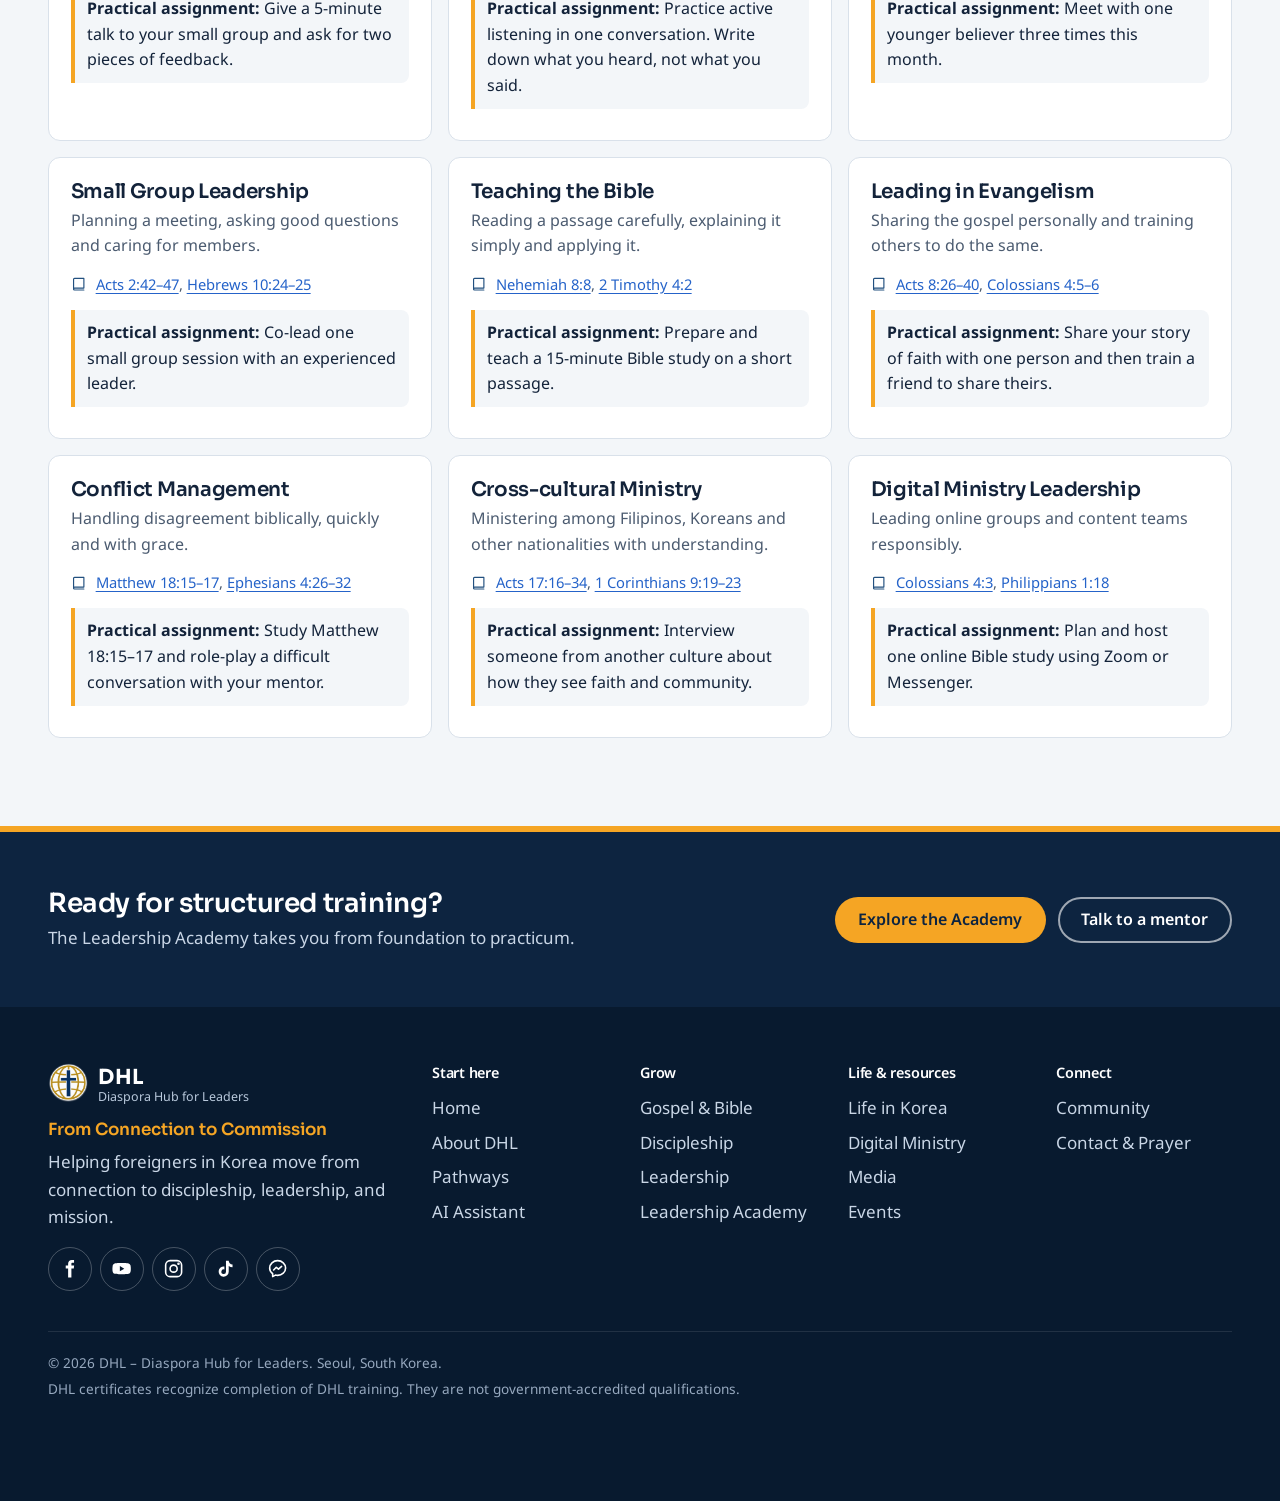
<file: leadership.html>
<!doctype html>
<html lang="en">
<head>
  <meta charset="utf-8">
  <meta name="viewport" content="width=device-width, initial-scale=1">
  <title>Leadership Development | DHL – Diaspora Hub for Leaders</title>
  <meta name="description" content="Believers become leaders: servant leadership, mentoring, small groups, teaching the Bible and cross-cultural ministry, with practical assignments.">
  <meta name="theme-color" content="#0d2440">
  <link rel="canonical" href="https://your-username.github.io/your-repository/leadership.html">
  <meta property="og:type" content="website">
  <meta property="og:site_name" content="DHL – Diaspora Hub for Leaders">
  <meta property="og:title" content="Leadership Development | DHL – Diaspora Hub for Leaders">
  <meta property="og:description" content="Believers become leaders: servant leadership, mentoring, small groups, teaching the Bible and cross-cultural ministry, with practical assignments.">
  <meta property="og:url" content="https://your-username.github.io/your-repository/leadership.html">
  <meta property="og:image" content="https://your-username.github.io/your-repository/assets/images/og-image.png">
  <meta property="og:locale" content="en_US">
  <meta name="twitter:card" content="summary_large_image">
  <link rel="icon" href="assets/icons/favicon.svg" type="image/svg+xml">
  <link rel="apple-touch-icon" href="assets/icons/apple-touch-icon.png">
  <link rel="preconnect" href="https://fonts.googleapis.com">
  <link rel="preconnect" href="https://fonts.gstatic.com" crossorigin>
  <link rel="stylesheet" href="https://fonts.googleapis.com/css2?family=Sora:wght@500;600;700&family=Noto+Sans:wght@400;500;600&family=Noto+Sans+KR:wght@400;500&display=swap">
  <link rel="stylesheet" href="css/style.css">
  <link rel="stylesheet" href="css/components.css">
  <link rel="stylesheet" href="css/responsive.css">
  <script src="js/content.js" defer></script>
  <script src="data/courses.js" defer></script>
  <script src="data/lessons.js" defer></script>
  <script src="data/events.js" defer></script>
  <script src="data/ministry-posts.js" defer></script>
  <script src="js/youtube.js" defer></script>
  <script src="js/main.js" defer></script>
  <script src="js/pathways.js" defer></script>
  <script src="js/academy.js" defer></script>
  <script src="js/ai-chat.js" defer></script>
</head>
<body data-page="leadership" data-station="train">
  <a class="skip-link" href="#main">Skip to content</a>
  <header id="site-header" class="site-header">
    <noscript><nav class="header-inner" aria-label="Main"><a class="brand" href="index.html">DHL</a> <a href="pathways.html">Pathways</a> <a href="gospel.html">Gospel</a> <a href="korea.html">Life in Korea</a> <a href="community.html">Community</a> <a href="contact.html">Contact</a></nav></noscript>
  </header>

  <main id="main">
    <section class="page-hero">
      <div class="wrap">
        <h1>Believers Become Leaders</h1>
        <p class="lede">Leadership at DHL means serving people well and helping them grow. Every course ends with a practical assignment.</p>
        <div class="btn-row"><a class="btn btn-mango" href="academy.html">Start Leadership Training</a><a class="btn btn-ghost" data-form="leadership" href="#">Serve in Ministry</a></div>
        <div class="here" data-you-are-here></div>
      </div>
    </section>

    <section class="section section--white" aria-labelledby="q-title">
      <div class="wrap">
        <h2 id="q-title" class="sr-only">The core question</h2>
        <p class="bridge-quote" style="color:var(--navy)">“Can this person now help another person grow?”</p>
        <p style="max-width:40rem;color:var(--text-soft)">That is how DHL measures leadership: not by title or knowledge alone, but by whether someone can walk with another person toward Christ.</p>
      </div>
    </section>
    <section class="section" aria-labelledby="lcourses-title">
      <div class="wrap">
        <div class="section-head"><h2 id="lcourses-title">Leadership courses</h2><p>Study each topic, then complete the assignment with your mentor.</p></div>
        <ul class="card-grid" id="leader-topics"></ul>
      </div>
    </section>
  </main>

  <footer id="site-footer" class="site-footer"></footer>
</body>
</html>
</file>
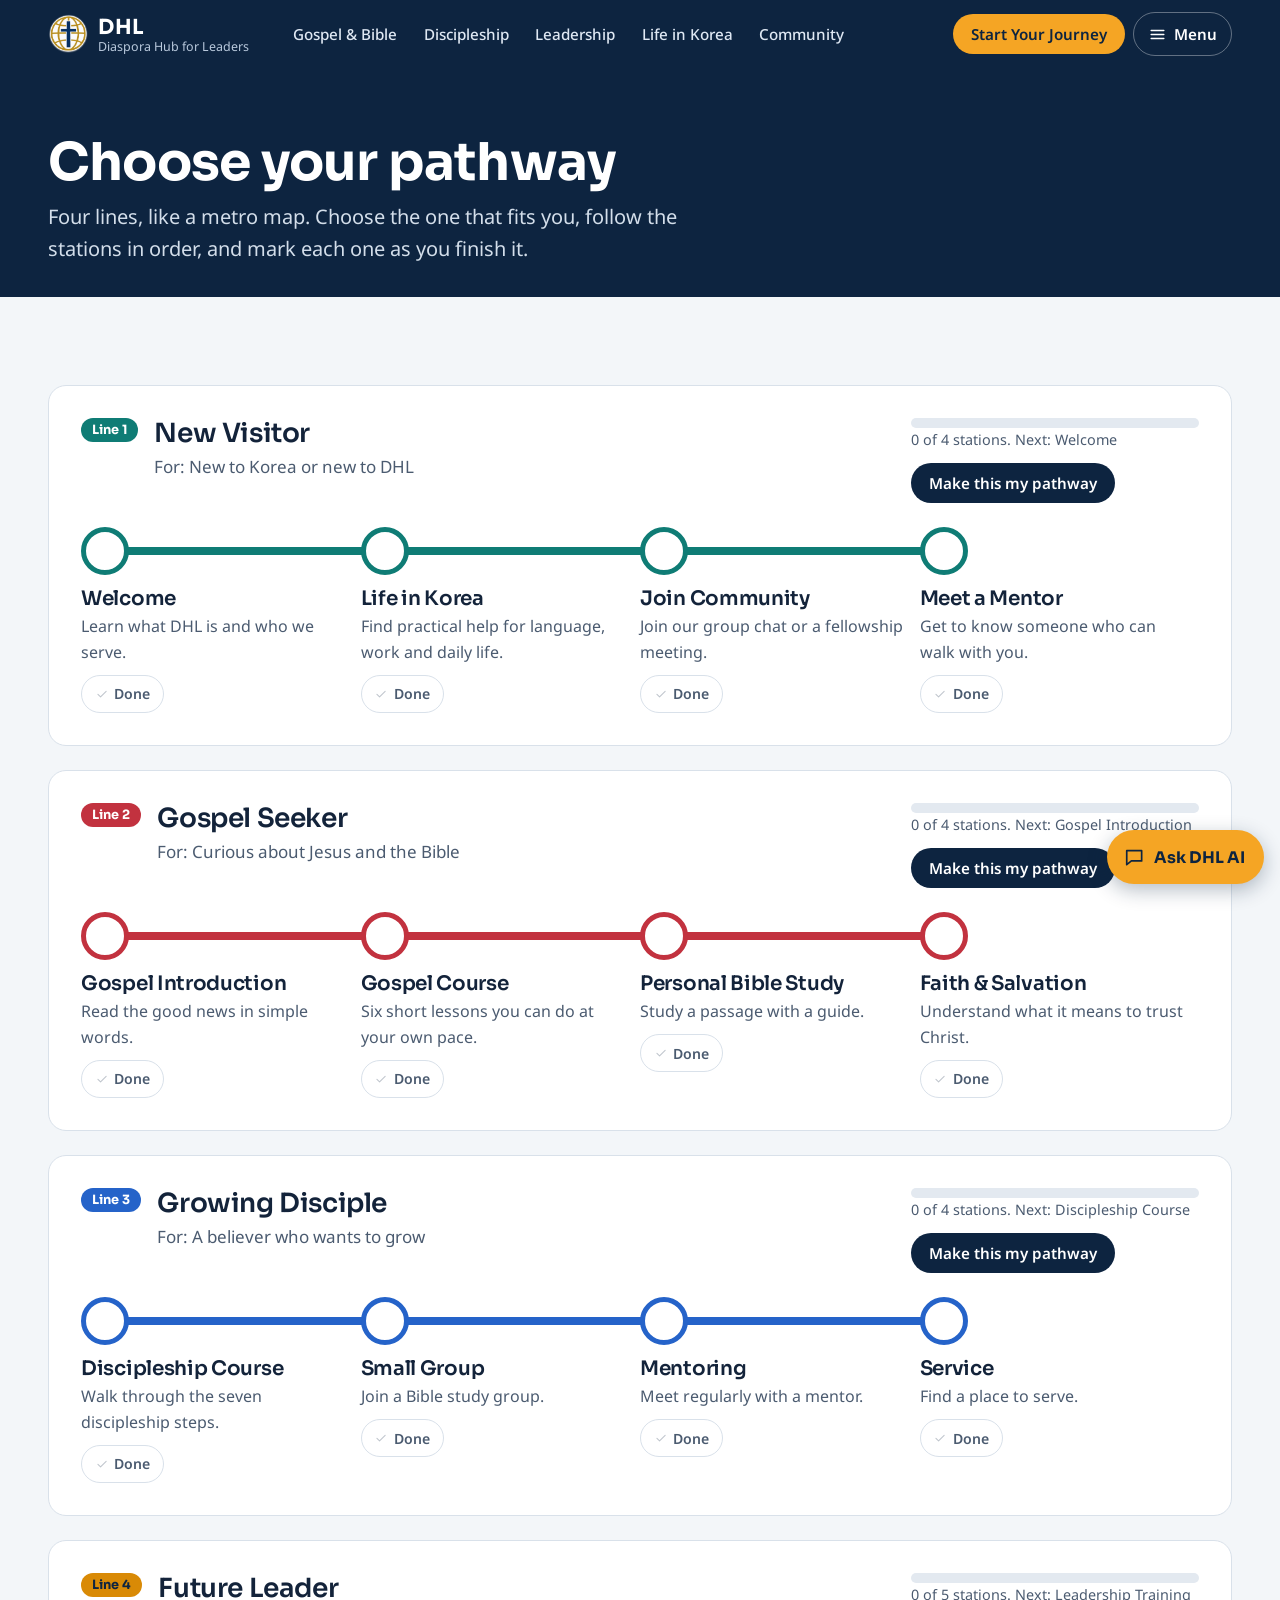
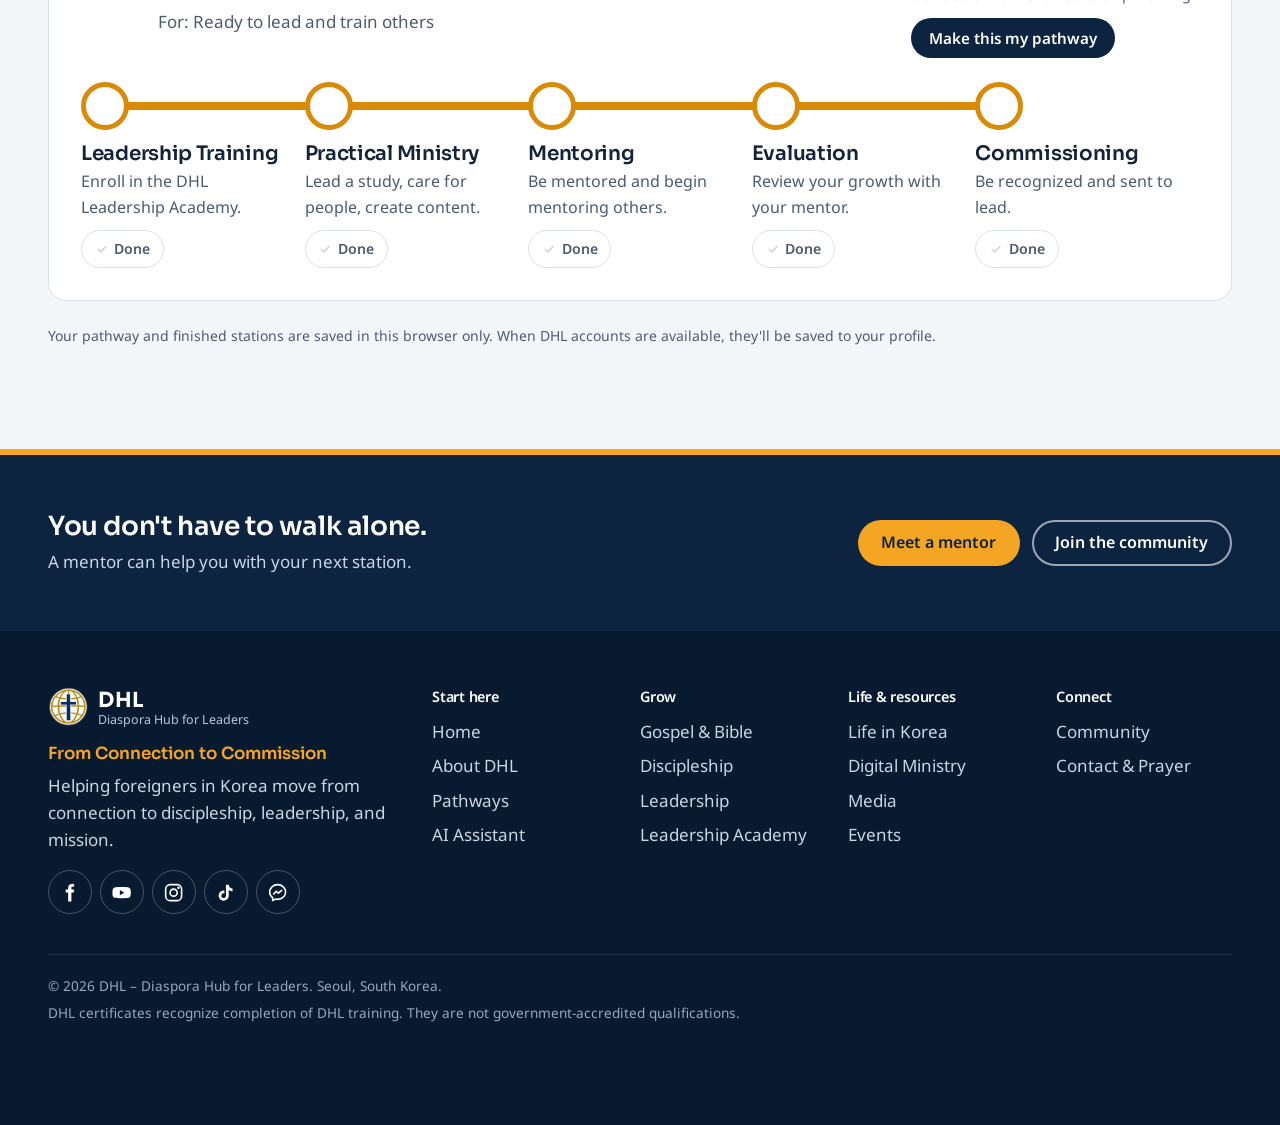
<file: pathways.html>
<!doctype html>
<html lang="en">
<head>
  <meta charset="utf-8">
  <meta name="viewport" content="width=device-width, initial-scale=1">
  <title>Pathways | DHL – Diaspora Hub for Leaders</title>
  <meta name="description" content="Four guided pathways at DHL: New Visitor, Gospel Seeker, Growing Disciple and Future Leader. Choose yours and follow each station.">
  <meta name="theme-color" content="#0d2440">
  <link rel="canonical" href="https://your-username.github.io/your-repository/pathways.html">
  <meta property="og:type" content="website">
  <meta property="og:site_name" content="DHL – Diaspora Hub for Leaders">
  <meta property="og:title" content="Pathways | DHL – Diaspora Hub for Leaders">
  <meta property="og:description" content="Four guided pathways at DHL: New Visitor, Gospel Seeker, Growing Disciple and Future Leader. Choose yours and follow each station.">
  <meta property="og:url" content="https://your-username.github.io/your-repository/pathways.html">
  <meta property="og:image" content="https://your-username.github.io/your-repository/assets/images/og-image.png">
  <meta property="og:locale" content="en_US">
  <meta name="twitter:card" content="summary_large_image">
  <link rel="icon" href="assets/icons/favicon.svg" type="image/svg+xml">
  <link rel="apple-touch-icon" href="assets/icons/apple-touch-icon.png">
  <link rel="preconnect" href="https://fonts.googleapis.com">
  <link rel="preconnect" href="https://fonts.gstatic.com" crossorigin>
  <link rel="stylesheet" href="https://fonts.googleapis.com/css2?family=Sora:wght@500;600;700&family=Noto+Sans:wght@400;500;600&family=Noto+Sans+KR:wght@400;500&display=swap">
  <link rel="stylesheet" href="css/style.css">
  <link rel="stylesheet" href="css/components.css">
  <link rel="stylesheet" href="css/responsive.css">
  <script src="js/content.js" defer></script>
  <script src="data/courses.js" defer></script>
  <script src="data/lessons.js" defer></script>
  <script src="data/events.js" defer></script>
  <script src="data/ministry-posts.js" defer></script>
  <script src="js/youtube.js" defer></script>
  <script src="js/main.js" defer></script>
  <script src="js/pathways.js" defer></script>
  <script src="js/academy.js" defer></script>
  <script src="js/ai-chat.js" defer></script>
</head>
<body data-page="pathways">
  <a class="skip-link" href="#main">Skip to content</a>
  <header id="site-header" class="site-header">
    <noscript><nav class="header-inner" aria-label="Main"><a class="brand" href="index.html">DHL</a> <a href="pathways.html">Pathways</a> <a href="gospel.html">Gospel</a> <a href="korea.html">Life in Korea</a> <a href="community.html">Community</a> <a href="contact.html">Contact</a></nav></noscript>
  </header>

  <main id="main">
    <section class="page-hero">
      <div class="wrap">
        <h1>Choose your pathway</h1>
        <p class="lede">Four lines, like a metro map. Choose the one that fits you, follow the stations in order, and mark each one as you finish it.</p>
      </div>
    </section>

    <section class="section">
      <div class="wrap">
        <div class="my-pathway" id="my-pathway" tabindex="-1" hidden></div>
        <div id="pathway-lines"></div>
        <p class="fine-print">Your pathway and finished stations are saved in this browser only. When DHL accounts are available, they'll be saved to your profile.</p>
      </div>
    </section>
  </main>

  <footer id="site-footer" class="site-footer"></footer>
</body>
</html>
</file>
<file: css/style.css>
/* ==========================================================================
   DHL — style.css : tokens, base, layout, header, footer, heroes
   Identity: a Seoul-metro-style route map. Navy for trust, mango for
   the way forward, four line colors for the four pathways.
   ========================================================================== */
:root {
  --navy: #0d2440;
  --navy-2: #163a63;
  --navy-3: #22507f;
  --ink: #13233a;
  --text-soft: #4b5b70;
  --bg: #f3f6f9;
  --surface: #ffffff;
  --line: #d9e1ea;
  --mango: #f5a524;
  --mango-soft: #fff1d6;
  --mango-text: #8f5300;
  --teal: #0f7c75;
  --red: #c2323f;
  --blue: #2563c9;
  --violet: #6b4fb8;
  --fb: #1877f2;
  --yt: #d9302b;

  --font-display: "Sora", "Segoe UI", system-ui, sans-serif;
  --font-body: "Noto Sans", "Noto Sans KR", system-ui, -apple-system, "Segoe UI", Roboto, sans-serif;

  --step--1: .875rem;
  --step-0: 1.0625rem;
  --step-1: 1.25rem;
  --step-2: clamp(1.4rem, 1.2rem + .8vw, 1.65rem);
  --step-3: clamp(1.75rem, 1.35rem + 1.6vw, 2.4rem);
  --step-4: clamp(2.25rem, 1.4rem + 3.6vw, 4rem);

  --wrap: 74rem;
  --gutter: clamp(1rem, 4vw, 2rem);
  --r-lg: 18px;
  --r-md: 12px;
  --r-sm: 8px;
  --header-h: 4.25rem;
}

*, *::before, *::after { box-sizing: border-box; }
html { -webkit-text-size-adjust: 100%; scroll-padding-top: calc(var(--header-h) + 1rem); }
body {
  margin: 0; font-family: var(--font-body); font-size: var(--step-0); line-height: 1.6;
  color: var(--ink); background: var(--bg);
}
body.menu-open { overflow: hidden; }
img, svg, iframe { display: block; max-width: 100%; }
img { height: auto; }
h1, h2, h3, h4 { font-family: var(--font-display); line-height: 1.2; margin: 0 0 .5em; letter-spacing: -0.015em; font-weight: 600; }
h2 { font-size: var(--step-3); }
h3 { font-size: var(--step-1); }
h4 { font-size: 1.05rem; }
p { margin: 0 0 1em; }
a { color: var(--blue); text-underline-offset: 3px; }
:focus-visible { outline: 3px solid var(--mango); outline-offset: 2px; border-radius: 4px; }
ul, ol { padding-left: 1.25rem; }
.sr-only { position: absolute !important; width: 1px; height: 1px; margin: -1px; padding: 0; overflow: hidden; clip: rect(0 0 0 0); white-space: nowrap; border: 0; }
.skip-link { position: absolute; left: 1rem; top: -5rem; z-index: 200; background: var(--mango); color: var(--navy); padding: .6rem 1rem; border-radius: var(--r-sm); font-weight: 600; }
.skip-link:focus { top: 1rem; }
.muted { color: var(--text-soft); }
.fine-print { font-size: var(--step--1); color: var(--text-soft); }
[hidden] { display: none !important; }

.wrap { width: min(100% - 2 * var(--gutter), var(--wrap)); margin-inline: auto; }
.section { padding-block: clamp(3rem, 7vw, 5.5rem); }
.section--white { background: var(--surface); border-block: 1px solid var(--line); }
.section--navy { background: var(--navy); color: #fff; }
.section--navy p { color: #c9d6e6; }
.section--navy a:not(.btn) { color: #fff; }
.section-head { max-width: 44rem; margin-bottom: 2rem; }
.section-head > p { color: var(--text-soft); font-size: var(--step-1); line-height: 1.5; }
.section--navy .section-head > p { color: #c9d6e6; }
.split { display: grid; gap: 2.5rem; align-items: start; }
.btn-row { display: flex; flex-wrap: wrap; gap: .75rem; align-items: center; }
.list-plain { list-style: none; margin: 0; padding: 0; }

/* ---------- Buttons ---------- */
.btn {
  display: inline-flex; align-items: center; justify-content: center; gap: .5rem;
  min-height: 46px; padding: .7rem 1.35rem; border-radius: 999px; border: 2px solid transparent;
  font: 600 1rem/1.2 var(--font-body); text-decoration: none; cursor: pointer; text-align: center;
  transition: background-color .15s, border-color .15s, color .15s;
}
.btn .icon { width: 1.15em; height: 1.15em; }
.btn-small { min-height: 40px; padding: .45rem 1rem; font-size: .95rem; }
.btn-primary { background: var(--navy); color: #fff; }
.btn-primary:hover { background: var(--navy-3); }
.btn-mango { background: var(--mango); color: var(--navy); }
.btn-mango:hover { background: #ffbc4a; }
.btn-ghost { border-color: rgba(255,255,255,.6); color: #fff; }
.btn-ghost:hover { background: rgba(255,255,255,.12); border-color: #fff; }
.btn-quiet { border-color: var(--line); color: var(--ink); background: var(--surface); }
.btn-quiet:hover { border-color: var(--navy); }
.text-btn { background: none; border: 0; padding: .25rem 0; color: var(--blue); font: 600 1rem var(--font-body); cursor: pointer; text-decoration: underline; text-underline-offset: 3px; }
.text-link { font-weight: 600; display: inline-flex; align-items: center; gap: .3rem; }
.icon-btn { display: inline-grid; place-items: center; width: 44px; height: 44px; border: 0; border-radius: 50%; background: transparent; color: inherit; cursor: pointer; }
.icon-btn:hover { background: rgba(13,36,64,.08); }
.icon { width: 1.25em; height: 1.25em; flex: none; }
.icon-sm { width: .95em; height: .95em; }

/* ---------- Header & menu ---------- */
.site-header { position: sticky; top: 0; z-index: 100; background: var(--navy); color: #fff; }
.header-inner { width: min(100% - 2 * var(--gutter), var(--wrap)); margin-inline: auto; min-height: var(--header-h);
  display: flex; align-items: center; gap: 1rem; }
.brand { display: inline-flex; align-items: center; gap: .65rem; color: inherit; text-decoration: none; margin-right: auto; }
.brand-text { display: flex; flex-direction: column; line-height: 1.1; }
.brand-text strong { font: 700 1.3rem var(--font-display); letter-spacing: .02em; }
.brand-text span { font-size: .78rem; color: #b9c9dc; }
.quick-nav { display: none; }
.quick-nav ul { list-style: none; margin: 0; padding: 0; display: flex; gap: .15rem; }
.quick-nav a { display: block; padding: .55rem .75rem; border-radius: 999px; color: #dfe8f3; text-decoration: none; font-size: .95rem; font-weight: 500; }
.quick-nav a:hover { background: rgba(255,255,255,.1); color: #fff; }
.quick-nav a[aria-current="page"] { background: rgba(245,165,36,.18); color: var(--mango); }
.header-actions { display: flex; align-items: center; gap: .5rem; }
.start-btn { display: none; }
.menu-toggle { display: inline-flex; align-items: center; gap: .4rem; min-height: 44px; padding: 0 .9rem; border-radius: 999px;
  border: 1.5px solid rgba(255,255,255,.35); background: transparent; color: #fff; font: 600 .95rem var(--font-body); cursor: pointer; }
.menu-toggle:hover { border-color: #fff; }
.site-menu { position: fixed; inset: var(--header-h) 0 0; background: var(--navy); overflow-y: auto; border-top: 1px solid rgba(255,255,255,.12); }
.menu-inner { width: min(100% - 2 * var(--gutter), var(--wrap)); margin: 0 auto; padding: 1.5rem 0 3rem; display: grid; gap: 1.75rem; }
.menu-group h2 { font: 600 .85rem var(--font-body); color: var(--mango); margin-bottom: .5rem; }
.menu-group ul { list-style: none; margin: 0; padding: 0; }
.menu-group a { display: block; padding: .6rem 0; color: #fff; text-decoration: none; font: 600 1.25rem var(--font-display); border-bottom: 1px solid rgba(255,255,255,.08); }
.menu-group a:hover { color: var(--mango); }
.menu-group a[aria-current="page"] { color: var(--mango); }
.menu-cta { background: var(--navy-2); border-radius: var(--r-lg); padding: 1.25rem; }
.menu-cta p { color: #c9d6e6; margin-bottom: .75rem; }

/* ---------- Home hero: the route map ---------- */
.hero { position: relative; overflow: hidden; background: var(--navy); color: #fff; padding-block: clamp(3rem, 8vw, 6rem) clamp(3rem, 7vw, 5rem); }
.hero-grid { display: grid; gap: 2rem; align-items: center; }
.hero h1 { font-size: var(--step-4); font-weight: 700; letter-spacing: -0.03em; margin-bottom: .35em; }
.hero h1 .hero-full { display: block; font-size: .5em; font-weight: 500; color: #c9d6e6; letter-spacing: -0.01em; margin-top: .35em; }
.hero-tagline { font: 600 var(--step-2) var(--font-display); color: var(--mango); margin-bottom: .75rem; }
.hero-lede { font-size: var(--step-1); color: #dbe5f0; max-width: 34rem; }
.hero .btn-row { margin-top: 1.75rem; }
.hero-map { width: 100%; max-width: 620px; justify-self: center; }
.hero-map .route { fill: none; stroke-width: 9; stroke-linecap: round; stroke-linejoin: round;
  stroke-dasharray: 1; stroke-dashoffset: 1; animation: draw 1.6s cubic-bezier(.3,.6,.2,1) forwards; }
.hero-map .route-out { animation-delay: 1.1s; }
.hero-map .stop { fill: #fff; stroke: var(--navy); stroke-width: 3; }
.hero-map text { font-family: var(--font-body); font-size: 15px; fill: #c9d6e6; }
.hero-map .hub-label { font: 700 22px var(--font-display); fill: var(--navy); }
.hero-map .end-label { font: 600 17px var(--font-display); fill: var(--mango); }
@keyframes draw { to { stroke-dashoffset: 0; } }
.hero.has-photo { background-size: cover; background-position: center; }

/* ---------- Inner page hero ---------- */
.page-hero { background: var(--navy); color: #fff; padding-block: clamp(2.5rem, 6vw, 4rem) 2rem; }
.page-hero h1 { font-size: clamp(2.1rem, 1.5rem + 2.6vw, 3.25rem); font-weight: 700; margin-bottom: .4rem; }
.page-hero .lede { color: #d3deea; font-size: var(--step-1); max-width: 42rem; margin: 0; }
.page-hero .btn-row { margin-top: 1.5rem; }

/* ---------- Footer ---------- */
.site-footer { background: #081a2f; color: #c9d6e6; padding-top: 3.5rem; }
.footer-inner { width: min(100% - 2 * var(--gutter), var(--wrap)); margin-inline: auto; display: grid; gap: 2rem; padding-bottom: 2.5rem; }
.site-footer .brand { color: #fff; margin-bottom: 1rem; }
.footer-tagline { font: 600 1.05rem var(--font-display); color: var(--mango); margin-bottom: .5rem; }
.footer-heading { font: 600 .9rem var(--font-body); color: #fff; margin-bottom: .75rem; }
.footer-links { list-style: none; margin: 0; padding: 0; }
.footer-links li { margin-bottom: .45rem; }
.footer-links a { color: #c9d6e6; text-decoration: none; }
.footer-links a:hover { color: #fff; text-decoration: underline; }
.footer-legal { width: min(100% - 2 * var(--gutter), var(--wrap)); margin-inline: auto; border-top: 1px solid rgba(255,255,255,.1); padding: 1.25rem 0 6rem; font-size: .85rem; color: #97a9bf; }
.footer-legal p { margin: 0 0 .3rem; }
.social { list-style: none; margin: 1rem 0 0; padding: 0; display: flex; gap: .5rem; flex-wrap: wrap; }
.social a { display: grid; place-items: center; width: 44px; height: 44px; border-radius: 50%; border: 1px solid rgba(255,255,255,.25); color: #fff; }
.social a:hover { background: rgba(255,255,255,.12); }
</file>
<file: css/components.css>
/* ==========================================================================
   DHL — components.css : metro lines, cards, pathways, academy, chat
   ========================================================================== */

/* ---------- Chips, badges, progress ---------- */
.chips { display: flex; flex-wrap: wrap; gap: .5rem; margin-bottom: 1.5rem; }
.chip { min-height: 40px; padding: .4rem 1rem; border-radius: 999px; border: 1.5px solid var(--line); background: var(--surface);
  color: var(--ink); font: 500 .95rem/1.1 var(--font-body); cursor: pointer; }
.chip:hover { border-color: var(--navy); }
.chip[aria-pressed="true"] { background: var(--navy); border-color: var(--navy); color: #fff; }
.chip-small { min-height: 34px; padding: .3rem .8rem; font-size: .85rem; }
.badge { display: inline-block; padding: .12rem .55rem; border-radius: 999px; font-size: .75rem; font-weight: 600; line-height: 1.5; white-space: nowrap; }
.badge-sample { background: #eef1f5; color: #54657a; border: 1px dashed #aab8c8; }
.badge-draft { background: var(--mango-soft); color: var(--mango-text); }
.progress { height: 10px; border-radius: 999px; background: #e3e9f0; overflow: hidden; }
.progress-fill { display: block; height: 100%; width: 0; background: var(--mango); border-radius: inherit; transition: width .3s; }
.progress-text { font-size: .9rem; color: var(--text-soft); margin: .4rem 0 0; }
.progress-box { max-width: 26rem; margin-bottom: 1.5rem; }
.done-btn { display: inline-flex; align-items: center; gap: .35rem; min-height: 38px; padding: .3rem .8rem; border-radius: 999px;
  border: 1.5px solid var(--line); background: var(--surface); color: var(--text-soft); font: 600 .88rem var(--font-body); cursor: pointer; }
.done-btn .icon { width: 1em; height: 1em; opacity: .35; }
.done-btn[aria-pressed="true"] { background: var(--teal); border-color: var(--teal); color: #fff; }
.done-btn[aria-pressed="true"] .icon { opacity: 1; }

/* ---------- Metro line (the signature element) ---------- */
.metro { --line-color: var(--navy); list-style: none; margin: 0; padding: 0; position: relative; display: grid; gap: 0; }
.station { position: relative; display: grid; grid-template-columns: 3rem 1fr; gap: 1rem; padding-bottom: 1.75rem; }
.station::before { /* track */
  content: ""; position: absolute; left: calc(1.5rem - 4px); top: 0; bottom: 0; width: 8px; background: var(--line-color); }
.station:first-child::before { top: 1.5rem; }
.station:last-child::before { bottom: auto; height: 1.5rem; }
.station-dot { position: relative; z-index: 1; width: 3rem; height: 3rem; border-radius: 50%; background: #fff;
  border: 5px solid var(--line-color); display: grid; place-items: center; color: var(--line-color); }
.station-dot .icon { width: 1.3rem; height: 1.3rem; }
.station.is-done .station-dot { background: var(--line-color); color: #fff; }
.station-body { padding-top: .35rem; }
.station-num { display: block; font: 700 .85rem var(--font-display); color: var(--text-soft); }
.station-body h3 { margin-bottom: .2rem; }
.station-body h3 a { color: var(--ink); text-decoration: none; }
.station-body h3 a:hover { text-decoration: underline; }
.station-body p { color: var(--text-soft); margin-bottom: .6rem; font-size: 1rem; }
.section--navy .metro { --line-color: var(--mango); }
.section--navy .station-dot { background: var(--navy); color: var(--mango); }
.section--navy .station-body h3 a { color: #fff; }
.section--navy .station-num { color: var(--mango); }

/* "You are here" strip under inner page titles */
.here { margin-top: 1.75rem; }
.here-label { font-size: .95rem; color: #d3deea; margin-bottom: .6rem; }
.here-label strong { color: var(--mango); }
.here-line { list-style: none; margin: 0; padding: 0; display: grid; grid-template-columns: repeat(7, 1fr); position: relative; }
.here-line::before { content: ""; position: absolute; left: 7px; right: 7px; top: 6px; height: 4px; background: rgba(255,255,255,.2); border-radius: 2px; }
.here-line li { position: relative; padding-top: 1.35rem; font-size: .75rem; }
.here-line li::before { content: ""; position: absolute; top: 0; left: 0; width: 16px; height: 16px; border-radius: 50%; background: var(--navy); border: 3px solid rgba(255,255,255,.35); }
.here-line li.passed::before { border-color: var(--mango); background: var(--mango); }
.here-line li.current::before { border-color: var(--mango); background: #fff; box-shadow: 0 0 0 4px rgba(245,165,36,.35); }
.here-line a { color: #aebfd3; text-decoration: none; display: none; }
.here-line li.current a { color: #fff; font-weight: 600; }

/* ---------- Area cards (five ministry areas) ---------- */
.area-grid { list-style: none; margin: 0; padding: 0; display: grid; gap: 1rem; }
.area-card a { display: flex; flex-direction: column; height: 100%; padding: 1.5rem; border-radius: var(--r-lg); background: var(--surface);
  border: 1px solid var(--line); color: var(--ink); text-decoration: none; border-top: 6px solid var(--area); }
.area-card a:hover { border-color: var(--area); }
.area-card p { color: var(--text-soft); flex: 1; }
.area-icon { display: grid; place-items: center; width: 3rem; height: 3rem; border-radius: 50%; background: color-mix(in srgb, var(--area) 12%, white); color: var(--area); margin-bottom: 1rem; }
.area-go { font-weight: 600; color: var(--area); }
.area-teal { --area: var(--teal); } .area-red { --area: var(--red); } .area-blue { --area: var(--blue); }
.area-mango { --area: #c77d00; } .area-violet { --area: var(--violet); }

/* ---------- Pathway choosers ---------- */
.path-grid { list-style: none; margin: 0; padding: 0; display: grid; gap: 1rem; }
.path-choice a { display: block; height: 100%; padding: 1.4rem 1.4rem 1.5rem; border-radius: var(--r-lg); background: var(--surface);
  border: 2px solid var(--line); color: var(--ink); text-decoration: none; position: relative; }
.path-choice a:hover { border-color: var(--lc); }
.path-choice.is-mine a { border-color: var(--lc); box-shadow: inset 0 0 0 1px var(--lc); }
.path-choice h3 { margin: .75rem 0 .25rem; }
.path-choice p { color: var(--text-soft); margin-bottom: .75rem; }
.path-stops { display: block; font-size: .88rem; color: var(--text-soft); border-top: 4px solid var(--lc); padding-top: .6rem; }
.path-next { display: block; margin-top: .75rem; font-weight: 600; color: var(--lc-text, var(--lc)); }
.line-badge { display: inline-block; padding: .25rem .7rem; border-radius: 999px; background: var(--lc); color: #fff; font: 700 .8rem var(--font-display); }
.line-teal { --lc: var(--teal); } .line-red { --lc: var(--red); } .line-blue { --lc: var(--blue); }
.line-mango { --lc: #d98a06; --lc-text: var(--mango-text); }
.section--navy .path-choice a { background: var(--navy-2); border-color: rgba(255,255,255,.12); color: #fff; }
.section--navy .path-choice p, .section--navy .path-stops { color: #c9d6e6; }
.section--navy .path-next { color: var(--mango); }

/* Pathways page */
.pathway { background: var(--surface); border: 1px solid var(--line); border-radius: var(--r-lg); padding: clamp(1.25rem, 3vw, 2rem); margin-bottom: 1.5rem; }
.pathway.is-mine { border: 2px solid var(--lc); }
.pathway .metro { --line-color: var(--lc); margin-top: 1.5rem; }
.pathway-head { display: grid; gap: 1rem; align-items: start; }
.pathway-head h2 { font-size: var(--step-2); margin-bottom: .2rem; }
.pathway-head p { color: var(--text-soft); margin: 0; }
.pathway-status .progress-fill { background: var(--lc); }
.pathway-status .btn { margin-top: .75rem; }
.my-pathway { display: flex; flex-wrap: wrap; align-items: center; gap: .75rem 1.25rem; background: var(--mango-soft); border-radius: var(--r-md); padding: 1rem 1.25rem; margin-bottom: 2rem; }
.my-pathway p { margin: 0; flex: 1 1 18rem; }

/* ---------- Topic / resource / study / group cards ---------- */
.card-grid { list-style: none; margin: 0; padding: 0; display: grid; gap: 1rem; }
.topic-card, .resource-card, .study-card, .group-card {
  background: var(--surface); border: 1px solid var(--line); border-radius: var(--r-md); padding: 1.35rem; display: flex; flex-direction: column; gap: .25rem; }
.topic-card p, .resource-card p, .study-card p, .group-card p { color: var(--text-soft); font-size: 1rem; margin-bottom: .6rem; }
.topic-head { display: flex; flex-wrap: wrap; align-items: baseline; justify-content: space-between; gap: .4rem; }
.topic-head h3 { margin: 0; }
.refs { display: flex; flex-wrap: wrap; gap: .35rem .6rem; align-items: center; font-size: .92rem !important; }
.refs .icon { color: var(--navy-3); width: 1.05em; }
.assignment { background: var(--bg); border-left: 4px solid var(--mango); padding: .65rem .8rem; border-radius: 0 var(--r-sm) var(--r-sm) 0; color: var(--ink) !important; }
.tip { color: var(--ink) !important; }
.topic-card .text-btn { align-self: flex-start; margin-top: auto; }
.resource-cat, .study-level { font-size: .85rem; font-weight: 600; color: var(--teal); margin: 0 !important; }
.study-level { color: var(--blue); }
.tips { margin: 0 0 .75rem; padding-left: 1.1rem; font-size: .95rem; color: var(--ink); }
.tips li { margin-bottom: .3rem; }
.resource-card .text-link { margin-top: auto; }
.study-card .btn, .group-card .btn { align-self: flex-start; margin-top: auto; }
.empty { list-style: none; padding: 1.5rem; border: 2px dashed var(--line); border-radius: var(--r-md); color: var(--text-soft); grid-column: 1 / -1; }

.search-bar { position: relative; max-width: 30rem; margin-bottom: .75rem; }
.search-bar .icon { position: absolute; left: .9rem; top: 50%; translate: 0 -50%; color: var(--text-soft); }
input[type="search"], input[type="text"], textarea {
  width: 100%; min-height: 48px; padding: .65rem .9rem .65rem 2.7rem; border-radius: var(--r-sm); border: 1.5px solid var(--line);
  background: var(--surface); color: var(--ink); font: 1rem var(--font-body); }
input:focus-visible, textarea:focus-visible { outline: 3px solid var(--mango); outline-offset: 0; border-color: var(--navy); }
.result-count { font-size: .95rem; color: var(--text-soft); }

/* Lessons */
.lesson-list { list-style: none; margin: 0; padding: 0; display: grid; gap: .75rem; }
.lesson { display: grid; grid-template-columns: 2.75rem 1fr; gap: 1rem; background: var(--surface); border: 1px solid var(--line); border-radius: var(--r-md); padding: 1.1rem 1.25rem; }
.lesson-num { display: grid; place-items: center; width: 2.75rem; height: 2.75rem; border-radius: 50%; background: var(--navy); color: #fff; font: 700 1.05rem var(--font-display); }
.lesson.is-done .lesson-num { background: var(--teal); }
.lesson-body h3 { margin-bottom: .2rem; }
.lesson-body p { color: var(--text-soft); margin-bottom: .4rem; font-size: 1rem; }
.lesson-actions { grid-column: 2; display: flex; flex-wrap: wrap; gap: .5rem; }

/* ---------- Feed ---------- */
.feed-grid { list-style: none; margin: 0; padding: 0; display: grid; gap: 1.25rem; }
.feed-card { display: flex; flex-direction: column; background: var(--surface); border: 1px solid var(--line); border-radius: var(--r-md); overflow: hidden; position: relative; }
.feed-card:hover { border-color: var(--tc); }
.feed-media { position: relative; aspect-ratio: 16 / 9; background: var(--navy); }
.feed-media img { width: 100%; height: 100%; object-fit: cover; }
.feed-body { padding: 1.1rem 1.25rem 1.3rem; display: flex; flex-direction: column; flex: 1; }
.feed-body h3 { font-size: 1.15rem; margin-bottom: .35rem; }
.feed-body h3 a { color: var(--ink); text-decoration: none; }
.feed-body h3 a::after { content: ""; position: absolute; inset: 0; } /* whole card clickable */
.feed-body h3 a:focus-visible { outline: none; }
.feed-card:focus-within { outline: 3px solid var(--mango); outline-offset: 2px; }
.feed-body p { color: var(--text-soft); font-size: 1rem; margin-bottom: .5rem; }
.feed-meta { display: flex; flex-wrap: wrap; align-items: center; gap: .35rem .75rem; font-size: .85rem; color: var(--text-soft); margin-bottom: .5rem !important; }
.type-tag { display: inline-flex; align-items: center; gap: .3rem; font-weight: 600; color: var(--tc, var(--navy-3)); }
.type-tag .icon { width: 1.05em; height: 1.05em; }
.feed-cat { font-size: .85rem !important; }
.feed-action { margin-top: auto; font-weight: 600; color: var(--tc); }
.type-youtube { --tc: var(--yt); } .type-facebook { --tc: var(--fb); } .type-study { --tc: var(--teal); }
.type-event { --tc: var(--mango-text); } .type-announcement { --tc: var(--navy-3); } .type-testimony { --tc: var(--violet); } .type-resource { --tc: var(--blue); }
.play-badge { position: absolute; inset: 0; margin: auto; width: 56px; height: 56px; border-radius: 50%; display: grid; place-items: center; background: rgba(13,36,64,.8); color: #fff; }
.play-badge .icon { width: 22px; height: 22px; margin-left: 3px; }
.feed-more { margin-top: 1.5rem; }

/* Social hub */
.social-hub { list-style: none; margin: 0; padding: 0; display: grid; gap: .75rem; }
.social-tile { display: flex; align-items: center; gap: .85rem; padding: .9rem 1rem; border-radius: var(--r-md); background: var(--surface); border: 1px solid var(--line); color: var(--ink); text-decoration: none; }
.social-tile .icon { width: 1.75rem; height: 1.75rem; }
.social-tile span { display: flex; flex-direction: column; line-height: 1.3; }
.social-tile span span { font-size: .88rem; color: var(--text-soft); }
.social-tile:hover { border-color: var(--navy); }
.social-facebook .icon, .social-messenger .icon { color: var(--fb); } .social-youtube .icon { color: var(--yt); }
.social-instagram .icon { color: #c13584; } .social-tiktok .icon { color: #111827; } .social-chat .icon { color: var(--teal); }
.funnel { list-style: none; margin: 0; padding: 0; display: flex; flex-wrap: wrap; gap: .5rem; align-items: center; font-weight: 600; }
.funnel li { padding: .45rem .9rem; border-radius: 999px; background: #e7eef6; }
.funnel li.hub { background: var(--navy); color: var(--mango); }

/* Facebook embed */
.fb-embed { background: var(--surface); border: 1px solid var(--line); border-radius: var(--r-md); padding: 1.5rem; min-height: 12rem; display: grid; place-items: center; text-align: center; }

/* ---------- Flows (practical need, online bridge, core model) ---------- */
.flow { list-style: none; margin: 0; padding: 0; display: flex; flex-wrap: wrap; align-items: center; gap: .5rem; }
.flow li { display: flex; align-items: center; gap: .5rem; }
.flow li span { padding: .55rem 1rem; border-radius: var(--r-sm); background: var(--surface); border: 1.5px solid var(--line); font-weight: 600; }
.flow li:not(:last-child)::after { content: ""; width: 1.25rem; height: 2px; background: var(--text-soft); }
.flow li:last-child span { background: var(--navy); color: #fff; border-color: var(--navy); }

.bridge-quote { font: 700 clamp(1.8rem, 1.2rem + 3vw, 3.2rem)/1.15 var(--font-display); letter-spacing: -0.02em; max-width: 22ch; margin-bottom: 2rem; }
.bridge-quote span { display: block; color: var(--mango); }
.bridge { list-style: none; margin: 0; padding: 0; display: grid; gap: .5rem; counter-reset: b; }
.bridge li { counter-increment: b; display: flex; align-items: center; gap: .9rem; padding: .75rem 1rem; border-radius: var(--r-sm);
  background: color-mix(in srgb, #3a78b8 calc(var(--i) * 11%), var(--navy-2)); color: #fff; font-weight: 600; }
.bridge li:last-child { background: var(--mango); }
.bridge li::before { content: counter(b); display: grid; place-items: center; width: 1.9rem; height: 1.9rem; border-radius: 50%; background: rgba(255,255,255,.15); font: 700 .9rem var(--font-display); flex: none; }
.bridge li:last-child { color: var(--navy); }
.bridge li:last-child::before { background: rgba(13,36,64,.15); }
.bridge-caption { font-size: .9rem; margin-top: .75rem; }

.core-model { list-style: none; margin: 0; padding: 0; display: grid; gap: .4rem; max-width: 22rem; }
.core-model li { display: flex; align-items: center; justify-content: center; padding: .7rem 1rem; border-radius: var(--r-sm); background: var(--navy); color: #fff; font: 600 1rem var(--font-display); position: relative; }
.core-model li:nth-child(n+5) { background: #c77d00; }
.core-model li:last-child { background: var(--mango); color: var(--navy); }

/* ---------- Multiplication diagram ---------- */
.multiply { display: grid; gap: 1.25rem; }
.m-row { display: grid; grid-template-columns: 8.5rem 1fr; align-items: center; gap: 1rem; }
.m-label { font: 600 .95rem var(--font-display); color: var(--ink); }
.m-dots { display: flex; flex-wrap: wrap; gap: .45rem; align-items: center; }
.m-dot { width: 18px; height: 18px; border-radius: 50%; background: #9fb3c8; }
.m-dot.lead { width: 30px; height: 30px; background: var(--navy); box-shadow: 0 0 0 4px rgba(245,165,36,.5); }
.m-dot.new { background: var(--mango); box-shadow: 0 0 0 3px rgba(245,165,36,.3); }
.m-group { display: inline-flex; gap: 3px; padding: 6px; border-radius: 999px; border: 2px dashed var(--mango); }
.m-group .m-dot { width: 12px; height: 12px; }
.m-group .m-dot.new { width: 16px; height: 16px; }
.principle { font: 700 var(--step-2) var(--font-display); color: var(--navy); margin-top: 1.5rem; }

/* ---------- Academy ---------- */
.ladder { list-style: none; margin: 0; padding: 0; display: grid; gap: .6rem; }
.rung a { display: grid; gap: .15rem; padding: 1rem 1.2rem; border-radius: var(--r-md); background: var(--surface); border: 1px solid var(--line); color: var(--ink); text-decoration: none; border-left: 6px solid var(--rc); }
.rung a:hover { border-color: var(--rc); }
.rung-level { font: 700 .82rem var(--font-display); color: var(--rc-text, var(--rc)); }
.rung strong { font: 600 1.15rem var(--font-display); }
.rung-goal { font-size: .95rem; color: var(--text-soft); }
.rung-bar { display: block; height: 6px; border-radius: 3px; background: #e3e9f0; margin-top: .5rem; overflow: hidden; }
.rung-bar span { display: block; height: 100%; background: var(--rc); }
.rung-count { font-size: .82rem; color: var(--text-soft); }
.rung.is-current a { box-shadow: 0 0 0 2px var(--rc); }
.rung-1 { --rc: #5b7ea3; } .rung-2 { --rc: var(--blue); } .rung-3 { --rc: var(--teal); }
.rung-4 { --rc: #c77d00; --rc-text: var(--mango-text); } .rung-5 { --rc: var(--mango); --rc-text: var(--mango-text); }
.section--navy .rung a { background: var(--navy-2); border-color: rgba(255,255,255,.12); border-left-color: var(--rc); color: #fff; }
.section--navy .rung-goal, .section--navy .rung-count { color: #c9d6e6; }
.section--navy .rung-level { color: var(--rc); }
.section--navy .rung-bar { background: rgba(255,255,255,.15); }

.level-block { background: var(--surface); border: 1px solid var(--line); border-radius: var(--r-lg); padding: clamp(1.25rem, 3vw, 1.75rem); margin-bottom: 1.25rem; }
.level-head { display: flex; gap: 1rem; align-items: flex-start; margin-bottom: 1rem; }
.level-num { flex: none; display: grid; place-items: center; width: 3rem; height: 3rem; border-radius: var(--r-sm); background: var(--navy); color: var(--mango); font: 700 1.4rem var(--font-display); }
.level-head h3 { margin-bottom: .15rem; }
.level-head p { color: var(--text-soft); margin: 0; }
.course-list { list-style: none; margin: 0; padding: 0; display: grid; gap: .5rem; }
.course { display: flex; justify-content: space-between; align-items: center; gap: 1rem; padding: .75rem 1rem; border-radius: var(--r-sm); background: var(--bg); }
.course h4 { margin: 0 0 .1rem; }
.course h4 a { color: var(--ink); }
.course p { margin: 0; font-size: .9rem; color: var(--text-soft); }
.course.is-done { background: #e3f4f2; }
#practicum.level-block { border: 2px solid var(--mango); }

.cert-list { list-style: none; margin: 0; padding: 0; display: grid; gap: 1rem; }
.cert { display: flex; gap: 1rem; padding: 1.25rem; background: var(--surface); border: 1px solid var(--line); border-radius: var(--r-md); }
.cert-seal { flex: none; display: grid; place-items: center; width: 3.25rem; height: 3.25rem; border-radius: 50%; background: var(--mango-soft); color: var(--mango-text); border: 2px solid var(--mango); }
.cert h3 { font-size: 1.1rem; margin-bottom: .1rem; }
.cert-after { font-size: .85rem; font-weight: 600; color: var(--mango-text); margin-bottom: .3rem; }
.cert p { color: var(--text-soft); font-size: .98rem; margin-bottom: 0; }
.notice { background: var(--mango-soft); border-left: 4px solid var(--mango); padding: 1rem 1.25rem; border-radius: 0 var(--r-sm) var(--r-sm) 0; color: var(--ink); }
.rec-steps { list-style: none; margin: 0; padding: 0; display: flex; flex-wrap: wrap; gap: .5rem; }
.rec-steps li { display: flex; align-items: center; gap: .5rem; padding: .5rem .9rem .5rem .5rem; border-radius: 999px; background: var(--surface); border: 1px solid var(--line); font-weight: 600; }
.rec-num { display: grid; place-items: center; width: 1.8rem; height: 1.8rem; border-radius: 50%; background: var(--navy); color: #fff; font-size: .85rem; }
.rec-steps li:last-child { background: var(--mango); border-color: var(--mango); }

/* ---------- Events ---------- */
.event-list { list-style: none; margin: 0; padding: 0; display: grid; gap: 1rem; }
.event-card { display: grid; grid-template-columns: 4.5rem 1fr; gap: 1.1rem; background: var(--surface); border: 1px solid var(--line); border-radius: var(--r-md); padding: 1.25rem; }
.event-date { display: flex; flex-direction: column; align-items: center; background: var(--navy); color: #fff; border-radius: var(--r-sm); padding: .6rem .2rem; align-self: start; text-align: center; }
.event-date .m { font-size: .8rem; font-weight: 600; color: var(--mango); }
.event-date .d { font: 700 1.8rem/1 var(--font-display); }
.event-date .w { font-size: .78rem; color: #c9d6e6; }
.event-body h3 { font-size: var(--step-1); }
.event-body > p { color: var(--text-soft); }
.event-facts { list-style: none; margin: 0 0 .6rem; padding: 0; display: grid; gap: .25rem; color: var(--text-soft); font-size: .95rem; }
.event-facts li { display: flex; gap: .5rem; align-items: flex-start; }
.event-facts .icon { margin-top: .2em; width: 1.1em; }
.event-card.is-past { opacity: .75; }
.past-events { margin-top: 2.5rem; }
.past-events summary { cursor: pointer; font: 600 var(--step-1) var(--font-display); padding: .5rem 0; }
.mini-events { list-style: none; margin: 0; padding: 0; }
.mini-events a { display: grid; grid-template-columns: 4.5rem 1fr; gap: .75rem; padding: .75rem 0; border-bottom: 1px solid var(--line); color: var(--ink); text-decoration: none; }
.mini-events time { font-weight: 700; color: var(--mango-text); }
.mini-events a:hover span { text-decoration: underline; }

/* ---------- Media ---------- */
.video-grid { list-style: none; margin: 0; padding: 0; display: grid; gap: 1.25rem; }
.video-card { background: var(--surface); border: 1px solid var(--line); border-radius: var(--r-md); overflow: hidden; display: flex; flex-direction: column; }
.video-thumb { position: relative; display: block; aspect-ratio: 16 / 9; background: var(--navy); }
.video-thumb img { width: 100%; height: 100%; object-fit: cover; }
.video-body { padding: 1rem 1.2rem 1.25rem; display: flex; flex-direction: column; flex: 1; }
.video-body h3 { font-size: 1.1rem; }
.video-body p:not(.feed-meta) { color: var(--text-soft); font-size: 1rem; }
.video-body .btn { align-self: flex-start; margin-top: auto; }
.video-card .type-tag { --tc: var(--yt); }

/* ---------- Korea ---------- */
.expressions { width: 100%; border-collapse: collapse; background: var(--surface); border-radius: var(--r-md); overflow: hidden; }
.table-wrap { overflow-x: auto; border: 1px solid var(--line); border-radius: var(--r-md); }
.expressions th, .expressions td { text-align: left; padding: .75rem 1rem; border-bottom: 1px solid var(--line); vertical-align: top; }
.expressions th { background: var(--navy); color: #fff; font: 600 .9rem var(--font-body); }
.expressions .ko { font-family: "Noto Sans KR", var(--font-body); font-size: 1.15rem; font-weight: 500; white-space: nowrap; }
.expressions .rom { color: var(--text-soft); font-style: italic; }
.help-numbers { list-style: none; margin: 0; padding: 0; display: grid; gap: .5rem; }
.help-numbers a { display: flex; align-items: baseline; gap: .9rem; padding: .7rem 1rem; border-radius: var(--r-sm); background: var(--surface); border: 1px solid var(--line); color: var(--ink); text-decoration: none; }
.help-numbers strong { font: 700 1.25rem var(--font-display); color: var(--red); min-width: 5.5rem; }
.korea-cats { list-style: none; margin: 0; padding: 0; display: flex; flex-wrap: wrap; gap: .5rem; }
.korea-cats a { display: inline-block; padding: .5rem 1rem; border-radius: 999px; background: #e3f2f0; color: #0b5a55; font-weight: 600; text-decoration: none; }
.korea-cats a:hover { background: var(--teal); color: #fff; }

/* Downloads */
.download-list { list-style: none; margin: 0; padding: 0; display: grid; gap: .75rem; }
.download-card { display: flex; gap: .9rem; align-items: center; padding: 1rem 1.2rem; border-radius: var(--r-md); background: var(--surface); border: 1.5px dashed var(--navy-3); color: var(--ink); text-decoration: none; }
.download-card .icon { width: 1.6rem; height: 1.6rem; color: var(--navy-3); }
.download-card span { display: flex; flex-direction: column; }
.download-card span span { color: var(--text-soft); font-size: .92rem; }
.download-card:hover { border-style: solid; }

/* Contact questions */
.ask-grid { list-style: none; margin: 0; padding: 0; display: grid; gap: 1rem; }
.ask-card { background: var(--surface); border: 1px solid var(--line); border-radius: var(--r-lg); padding: 1.5rem; border-top: 6px solid var(--area); }
.ask-card h2 { font-size: var(--step-2); }
.ask-card p { color: var(--text-soft); }

/* Future feature list */
.future-list { list-style: none; margin: 0; padding: 0; display: grid; gap: .6rem; }
.future-list li { padding: .8rem 1rem; border-radius: var(--r-sm); border: 1.5px dashed #aab8c8; background: var(--surface); }
.future-list strong { display: block; }
.future-list span { color: var(--text-soft); font-size: .95rem; }
.future-tag { display: inline-block; margin-left: .5rem; font-size: .75rem; font-weight: 600; color: #54657a; background: #eef1f5; padding: .1rem .5rem; border-radius: 999px; }
.arch { font-family: var(--font-body); background: var(--navy); color: #d3deea; border-radius: var(--r-md); padding: 1.25rem; overflow-x: auto; font-size: .9rem; line-height: 1.5; }

/* ---------- Next step band ---------- */
.next-step { background: var(--navy); color: #fff; padding-block: clamp(2.5rem, 6vw, 3.5rem); border-top: 6px solid var(--mango); }
.next-inner { display: grid; gap: 1.25rem; align-items: center; }
.next-step h2 { font-size: var(--step-2); margin-bottom: .3rem; }
.next-step p { color: #c9d6e6; margin: 0; }

/* ---------- Dialogs ---------- */
dialog { border: 0; padding: 0; color: var(--ink); }
dialog::backdrop { background: rgba(6, 18, 34, .7); }
.content-dialog { width: min(100% - 1.5rem, 40rem); max-height: 88vh; border-radius: var(--r-lg); background: var(--surface); padding: clamp(1.25rem, 4vw, 2rem); overflow-y: auto; }
.content-dialog[open] { animation: pop .2s ease-out; }
@keyframes pop { from { opacity: 0; transform: translateY(10px); } }
.dialog-close { position: absolute; top: .5rem; right: .5rem; }
.content-dialog h2 { padding-right: 2.5rem; font-size: var(--step-2); }
.content-dialog h3 { font-size: 1.05rem; margin-top: 1.25rem; }
.dialog-kicker { margin-bottom: .5rem; min-height: 1px; }
.read-list { padding-left: 1.1rem; }
.content-dialog .btn-row { margin-top: 1.5rem; }
.video-dialog { width: min(100% - 1rem, 60rem); background: #061222; color: #fff; border-radius: var(--r-md); overflow: hidden; }
.dialog-bar { display: flex; justify-content: space-between; align-items: center; gap: 1rem; padding: .5rem .5rem .5rem 1.2rem; }
.dialog-bar h2 { font: 600 1.05rem var(--font-body); margin: 0; }
.dialog-bar .icon-btn:hover { background: rgba(255,255,255,.12); }
.video-frame { aspect-ratio: 16 / 9; background: #000; }
.video-frame iframe { width: 100%; height: 100%; border: 0; }
.video-external { display: inline-block; padding: .85rem 1.2rem; color: var(--mango); }

/* ---------- AI assistant ---------- */
.ai-fab { position: fixed; right: max(1rem, env(safe-area-inset-right)); bottom: max(1rem, env(safe-area-inset-bottom)); z-index: 90;
  display: inline-flex; align-items: center; gap: .5rem; min-height: 54px; padding: 0 1.2rem 0 1rem; border-radius: 999px; border: 0;
  background: var(--mango); color: var(--navy); font: 700 1rem var(--font-display); cursor: pointer; box-shadow: 0 6px 20px rgba(13,36,64,.3); }
.ai-fab:hover { background: #ffbc4a; }
.ai-fab .icon { width: 1.4rem; height: 1.4rem; }
.ai-panel { position: fixed; z-index: 95; inset: 0; background: var(--surface); display: flex; flex-direction: column; }
.chat-open .ai-fab { display: none; }
.chat-shell { background: var(--surface); border: 1px solid var(--line); border-radius: var(--r-lg); display: flex; flex-direction: column; height: min(78vh, 44rem); overflow: hidden; }
.chat-head { display: flex; align-items: center; gap: .75rem; padding: .85rem 1rem; background: var(--navy); color: #fff; }
.chat-head h2 { font-size: 1.05rem; margin: 0; }
.chat-head p { margin: 0; font-size: .82rem; color: #c9d6e6; }
.chat-head .chat-close { margin-left: auto; color: #fff; }
.chat-head .chat-close:hover { background: rgba(255,255,255,.12); }
.chat-avatar { display: grid; place-items: center; width: 2.4rem; height: 2.4rem; border-radius: 50%; background: var(--mango); color: var(--navy); flex: none; }
.chat-log { flex: 1; overflow-y: auto; padding: 1rem; display: flex; flex-direction: column; gap: .75rem; background: var(--bg); }
.msg { max-width: 88%; padding: .75rem 1rem; border-radius: 16px; font-size: .98rem; line-height: 1.55; }
.msg p { margin: 0 0 .5rem; }
.msg p:last-child { margin-bottom: 0; }
.msg-user { align-self: flex-end; background: var(--navy); color: #fff; border-bottom-right-radius: 4px; }
.msg-ai { align-self: flex-start; background: var(--surface); border: 1px solid var(--line); border-bottom-left-radius: 4px; }
.msg-ai .btn { margin-top: .6rem; }
.msg-refs { display: flex; gap: .4rem; font-size: .9rem; }
.msg-refs .icon { width: 1em; margin-top: .25em; color: var(--navy-3); }
.msg-sources { margin-top: .6rem; padding-top: .5rem; border-top: 1px solid var(--line); font-size: .88rem; }
.msg-sources p { font-weight: 600; margin-bottom: .2rem !important; }
.msg-sources ul { margin: 0; padding-left: 1.1rem; }
.msg-note { font-size: .8rem; color: var(--text-soft); margin-top: .5rem !important; }
.msg-numbers { list-style: none; margin: .5rem 0; padding: 0; display: grid; gap: .3rem; }
.msg-numbers a { color: var(--ink); }
.msg-numbers strong { color: var(--red); margin-right: .35rem; }
.msg-typing { display: flex; gap: 4px; padding: .9rem 1rem; }
.msg-typing span:not(.sr-only) { width: 7px; height: 7px; border-radius: 50%; background: #9fb3c8; animation: blink 1s infinite; }
.msg-typing span:nth-child(2) { animation-delay: .15s; } .msg-typing span:nth-child(3) { animation-delay: .3s; }
@keyframes blink { 50% { opacity: .3; } }
.chat-suggest { display: flex; gap: .4rem; overflow-x: auto; padding: .6rem 1rem; border-top: 1px solid var(--line); scrollbar-width: thin; }
.chat-suggest .chip { flex: none; }
.chat-form { display: flex; gap: .5rem; padding: .6rem 1rem; border-top: 1px solid var(--line); align-items: flex-end; }
.chat-form textarea { padding: .7rem .9rem; resize: none; min-height: 46px; max-height: 140px; line-height: 1.4; }
.send-btn { flex: none; width: 46px; height: 46px; border-radius: 50%; border: 0; background: var(--navy); color: #fff; display: grid; place-items: center; cursor: pointer; }
.send-btn:disabled { opacity: .5; }
.chat-foot { padding: .6rem 1rem .9rem; font-size: .78rem; color: var(--text-soft); display: flex; flex-wrap: wrap; gap: .5rem 1rem; align-items: center; justify-content: space-between; }
.chat-foot p { margin: 0; flex: 1 1 14rem; }
.ai-teaser { background: var(--surface); border: 1px solid var(--line); border-radius: var(--r-lg); padding: 1.25rem; display: grid; gap: .75rem; }
.ai-teaser .msg { max-width: 100%; }

.rag-flow { list-style: none; margin: 0; padding: 0; display: grid; gap: .5rem; counter-reset: r; }
.rag-flow li { counter-increment: r; display: grid; grid-template-columns: 2rem 1fr; gap: .75rem; align-items: start; padding: .75rem 1rem; background: var(--surface); border: 1px solid var(--line); border-radius: var(--r-sm); }
.rag-flow li::before { content: counter(r); display: grid; place-items: center; width: 2rem; height: 2rem; border-radius: 50%; background: var(--navy); color: #fff; font: 700 .9rem var(--font-display); }
.rag-flow li.mentor { border: 2px solid var(--mango); }
.kb-tree { background: var(--navy); color: #d3deea; padding: 1rem 1.25rem; border-radius: var(--r-md); font-size: .92rem; line-height: 1.7; overflow-x: auto; white-space: pre; }

/* ---------- Refinements ---------- */
.station { align-content: start; }
.area-mango .area-go { color: var(--mango-text); }
.line-mango .line-badge { color: var(--navy); }
.section--navy .rung-level { color: #fff; opacity: .85; }
.refs { flex-wrap: nowrap !important; align-items: flex-start; }
.refs .icon { margin-top: .2em; }
.refs > span { display: inline; }
.ai-panel { z-index: 150; padding-top: env(safe-area-inset-top); }
.pathway-head .line-badge { justify-self: start; }
</file>
<file: css/responsive.css>
/* ==========================================================================
   DHL — responsive.css : mobile-first breakpoints
   Base styles target ~360px. Tested at 360, 390, 768, 1024 and 1440px.
   ========================================================================== */

/* ≥ 600px: two-column grids */
@media (min-width: 600px) {
  .area-grid, .path-grid, .card-grid, .feed-grid, .video-grid, .ask-grid, .cert-list, .social-hub { grid-template-columns: repeat(2, 1fr); }
  .here-line a { display: block; }
  .lesson { grid-template-columns: 2.75rem 1fr auto; align-items: center; }
  .lesson-actions { grid-column: auto; flex-direction: column; align-items: stretch; }
  .event-card { grid-template-columns: 5.5rem 1fr; padding: 1.5rem; gap: 1.5rem; }
  .menu-inner { grid-template-columns: repeat(2, 1fr); }
  .feed-card.is-featured { grid-column: 1 / -1; }
}

/* ≥ 768px: tablets */
@media (min-width: 768px) {
  .start-btn { display: inline-flex; }
  .split { grid-template-columns: 1fr 1fr; gap: 3rem; }
  .split--wide-left { grid-template-columns: 1.4fr 1fr; }
  .next-inner { grid-template-columns: 1fr auto; }
  .pathway-head { grid-template-columns: auto 1fr minmax(14rem, 18rem); }
  .footer-inner { grid-template-columns: 2fr repeat(2, 1fr); }
  .feed-card.is-featured { flex-direction: row; }
  .feed-card.is-featured .feed-media { flex: 0 0 55%; aspect-ratio: auto; min-height: 18rem; }
  .feed-card.is-featured .feed-body { padding: 1.75rem; justify-content: center; }
  .feed-card.is-featured h3 { font-size: var(--step-2); }
  .ai-panel { inset: auto 1.25rem 1.25rem auto; width: 25rem; height: min(40rem, calc(100vh - 6.5rem)); border-radius: var(--r-lg); border: 1px solid var(--line); box-shadow: 0 16px 50px rgba(13,36,64,.3); overflow: hidden; }
  .chat-open { overflow: auto; }
  .ladder { grid-template-columns: repeat(5, 1fr); align-items: end; }
  .rung:nth-child(1) a { min-height: 11rem; } .rung:nth-child(2) a { min-height: 12.5rem; } .rung:nth-child(3) a { min-height: 14rem; }
  .rung:nth-child(4) a { min-height: 15.5rem; } .rung:nth-child(5) a { min-height: 17rem; }
  .rung a { border-left-width: 1px; border-top: 6px solid var(--rc); align-content: start; }
  .section--navy .rung a { border-left-color: rgba(255,255,255,.12); border-top-color: var(--rc); }
  .video-card.is-featured { grid-column: 1 / -1; flex-direction: row; }
  .video-card.is-featured .video-thumb { flex: 0 0 58%; }
  .video-card.is-featured .video-body { padding: 1.75rem; justify-content: center; }
  .video-card.is-featured h3 { font-size: var(--step-2); }
  .bridge { grid-template-columns: repeat(7, 1fr); }
  .bridge li { flex-direction: column; align-items: flex-start; min-height: 8.5rem; font-size: .95rem; }
}

/* ≥ 1024px: laptops */
@media (min-width: 1024px) {
  .hero-grid { grid-template-columns: 1.05fr 1fr; gap: 3rem; }
  .area-grid { grid-template-columns: repeat(5, 1fr); }
  .path-grid { grid-template-columns: repeat(4, 1fr); }
  .card-grid, .feed-grid, .video-grid { grid-template-columns: repeat(3, 1fr); }
  .card-grid--2 { grid-template-columns: repeat(2, 1fr); }
  .social-hub { grid-template-columns: repeat(5, 1fr); }
  .ask-grid { grid-template-columns: repeat(2, 1fr); }
  .menu-inner { grid-template-columns: repeat(4, 1fr) 1.2fr; padding-top: 2.5rem; }
  .footer-inner { grid-template-columns: 2fr repeat(4, 1fr); }

  /* Journey: a horizontal metro line */
  .metro--horizontal { grid-template-columns: repeat(var(--n, 7), 1fr); }
  .metro--horizontal .station { grid-template-columns: 1fr; gap: .75rem; padding-bottom: 0; padding-right: .75rem; }
  .metro--horizontal .station::before { left: 0; right: 0; top: calc(1.5rem - 4px); bottom: auto; width: auto; height: 8px; }
  .metro--horizontal .station:first-child::before { left: 1.5rem; top: calc(1.5rem - 4px); }
  .metro--horizontal .station:last-child::before { right: auto; width: 1.5rem; height: 8px; }
  .metro--horizontal .station-body { padding-top: 0; }
}

/* ≥ 1180px: show the quick navigation in the header */
@media (min-width: 1180px) {
  .quick-nav { display: block; }
  .brand { margin-right: 1rem; }
  .quick-nav { margin-right: auto; }
}

/* Motion preferences */
@media (prefers-reduced-motion: reduce) {
  *, *::before, *::after { animation: none !important; transition: none !important; scroll-behavior: auto !important; }
  .hero-map .route { stroke-dashoffset: 0; }
}
</file>
